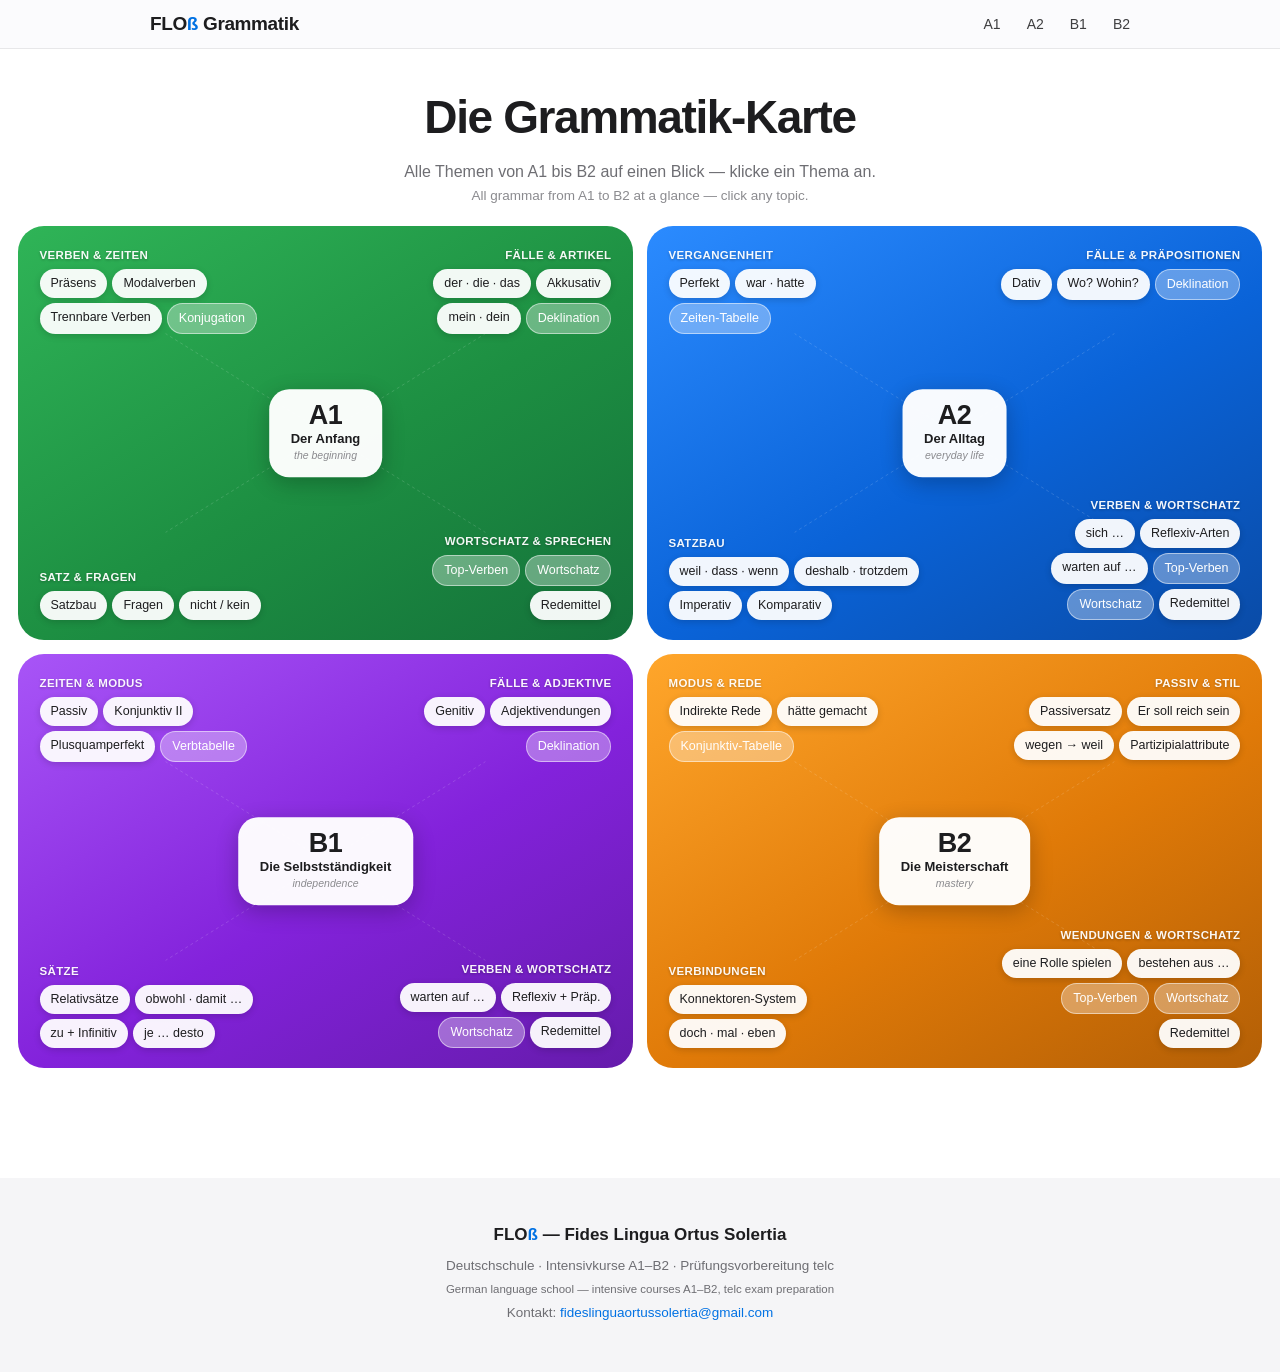
<file: index.html>
<!DOCTYPE html>
<html lang="de">
<head>
<meta charset="utf-8">
<meta name="viewport" content="width=device-width, initial-scale=1">
<title>FLOß Grammatik – Deutsch lernen von A1 bis B2</title>
<meta name="description" content="Die interaktive Deutsch-Grammatik-Karte von FLOß. Alle Grammatikthemen von A1 bis B2 mit Übungen – kostenlos, zweisprachig Deutsch/Englisch.">
<link rel="stylesheet" href="styles.css">
<link rel="stylesheet" href="map.css">
</head>
<body class="mapbody">
<nav><div class="nav-inner">
  <a class="nav-logo" href="index.html">FLO<span>ß</span> Grammatik</a>
  <ul class="nav-links">
    <li><a href="a1.html">A1</a></li><li><a href="a2.html">A2</a></li>
    <li><a href="b1.html">B1</a></li><li><a href="b2.html">B2</a></li>
  </ul>
</div></nav>

<header class="map-head">
  <h1>Die Grammatik-Karte</h1>
  <p>Alle Themen von A1 bis B2 auf einen Blick — klicke ein Thema an. <span class="en">All grammar from A1 to B2 at a glance — click any topic.</span></p>
</header>

<main class="grid"><section class="quad q-a1"><svg class="lines" viewBox="0 0 100 100" preserveAspectRatio="none" aria-hidden="true"><line x1="50" y1="50" x2="24" y2="26"/><line x1="50" y1="50" x2="76" y2="26"/><line x1="50" y1="50" x2="24" y2="74"/><line x1="50" y1="50" x2="76" y2="74"/></svg><a class="hub" href="a1.html"><span class="hub-badge">A1</span><span class="hub-title">Der Anfang</span><span class="hub-en">the beginning</span></a><div class="group g-tl"><span class="g-label">Verben & Zeiten</span><div class="pills"><a class="pill" href="a1.html#praesens">Präsens</a><a class="pill" href="a1.html#modalverben">Modalverben</a><a class="pill" href="a1.html#trennbar">Trennbare Verben</a><a class="pill ref" href="a1.html#verbtabellen">Konjugation</a></div></div><div class="group g-tr"><span class="g-label">Fälle & Artikel</span><div class="pills"><a class="pill" href="a1.html#artikel">der · die · das</a><a class="pill" href="a1.html#akkusativ">Akkusativ</a><a class="pill" href="a1.html#possessiv">mein · dein</a><a class="pill ref" href="a1.html#deklination">Deklination</a></div></div><div class="group g-bl"><span class="g-label">Satz & Fragen</span><div class="pills"><a class="pill" href="a1.html#satzbau">Satzbau</a><a class="pill" href="a1.html#fragen">Fragen</a><a class="pill" href="a1.html#negation">nicht / kein</a></div></div><div class="group g-br"><span class="g-label">Wortschatz & Sprechen</span><div class="pills"><a class="pill ref" href="a1.html#haeufige-verben">Top-Verben</a><a class="pill ref" href="a1.html#wortschatz">Wortschatz</a><a class="pill" href="a1.html#redemittel">Redemittel</a></div></div></section><section class="quad q-a2"><svg class="lines" viewBox="0 0 100 100" preserveAspectRatio="none" aria-hidden="true"><line x1="50" y1="50" x2="24" y2="26"/><line x1="50" y1="50" x2="76" y2="26"/><line x1="50" y1="50" x2="24" y2="74"/><line x1="50" y1="50" x2="76" y2="74"/></svg><a class="hub" href="a2.html"><span class="hub-badge">A2</span><span class="hub-title">Der Alltag</span><span class="hub-en">everyday life</span></a><div class="group g-tl"><span class="g-label">Vergangenheit</span><div class="pills"><a class="pill" href="a2.html#perfekt">Perfekt</a><a class="pill" href="a2.html#praeteritum">war · hatte</a><a class="pill ref" href="a2.html#verbtabellen2">Zeiten-Tabelle</a></div></div><div class="group g-tr"><span class="g-label">Fälle & Präpositionen</span><div class="pills"><a class="pill" href="a2.html#dativ">Dativ</a><a class="pill" href="a2.html#wechsel">Wo? Wohin?</a><a class="pill ref" href="a2.html#deklination2">Deklination</a></div></div><div class="group g-bl"><span class="g-label">Satzbau</span><div class="pills"><a class="pill" href="a2.html#nebensatz">weil · dass · wenn</a><a class="pill" href="a2.html#konnektoren">deshalb · trotzdem</a><a class="pill" href="a2.html#imperativ">Imperativ</a><a class="pill" href="a2.html#komparativ">Komparativ</a></div></div><div class="group g-br"><span class="g-label">Verben & Wortschatz</span><div class="pills"><a class="pill" href="a2.html#reflexiv">sich …</a><a class="pill" href="a2.html#reflexivarten">Reflexiv-Arten</a><a class="pill" href="a2.html#verbpraep2">warten auf …</a><a class="pill ref" href="a2.html#haeufigeverben2">Top-Verben</a><a class="pill ref" href="a2.html#wortschatz2">Wortschatz</a><a class="pill" href="a2.html#redemittel2">Redemittel</a></div></div></section><section class="quad q-b1"><svg class="lines" viewBox="0 0 100 100" preserveAspectRatio="none" aria-hidden="true"><line x1="50" y1="50" x2="24" y2="26"/><line x1="50" y1="50" x2="76" y2="26"/><line x1="50" y1="50" x2="24" y2="74"/><line x1="50" y1="50" x2="76" y2="74"/></svg><a class="hub" href="b1.html"><span class="hub-badge">B1</span><span class="hub-title">Die Selbstständigkeit</span><span class="hub-en">independence</span></a><div class="group g-tl"><span class="g-label">Zeiten & Modus</span><div class="pills"><a class="pill" href="b1.html#passiv">Passiv</a><a class="pill" href="b1.html#konj2">Konjunktiv II</a><a class="pill" href="b1.html#plusquamperfekt">Plusquamperfekt</a><a class="pill ref" href="b1.html#verbtabellen3">Verbtabelle</a></div></div><div class="group g-tr"><span class="g-label">Fälle & Adjektive</span><div class="pills"><a class="pill" href="b1.html#genitiv">Genitiv</a><a class="pill" href="b1.html#adjektiv">Adjektivendungen</a><a class="pill ref" href="b1.html#deklination3">Deklination</a></div></div><div class="group g-bl"><span class="g-label">Sätze</span><div class="pills"><a class="pill" href="b1.html#relativ">Relativsätze</a><a class="pill" href="b1.html#nebensatz2">obwohl · damit …</a><a class="pill" href="b1.html#infinitiv">zu + Infinitiv</a><a class="pill" href="b1.html#zweiteilig">je … desto</a></div></div><div class="group g-br"><span class="g-label">Verben & Wortschatz</span><div class="pills"><a class="pill" href="b1.html#verbpraep">warten auf …</a><a class="pill" href="b1.html#reflexivb1">Reflexiv + Präp.</a><a class="pill ref" href="b1.html#wortschatz3">Wortschatz</a><a class="pill" href="b1.html#redemittel3">Redemittel</a></div></div></section><section class="quad q-b2"><svg class="lines" viewBox="0 0 100 100" preserveAspectRatio="none" aria-hidden="true"><line x1="50" y1="50" x2="24" y2="26"/><line x1="50" y1="50" x2="76" y2="26"/><line x1="50" y1="50" x2="24" y2="74"/><line x1="50" y1="50" x2="76" y2="74"/></svg><a class="hub" href="b2.html"><span class="hub-badge">B2</span><span class="hub-title">Die Meisterschaft</span><span class="hub-en">mastery</span></a><div class="group g-tl"><span class="g-label">Modus & Rede</span><div class="pills"><a class="pill" href="b2.html#konj1">Indirekte Rede</a><a class="pill" href="b2.html#konj2v">hätte gemacht</a><a class="pill ref" href="b2.html#konjtabelle">Konjunktiv-Tabelle</a></div></div><div class="group g-tr"><span class="g-label">Passiv & Stil</span><div class="pills"><a class="pill" href="b2.html#passiv2">Passiversatz</a><a class="pill" href="b2.html#submodal">Er soll reich sein</a><a class="pill" href="b2.html#nominal">wegen → weil</a><a class="pill" href="b2.html#partizip">Partizipialattribute</a></div></div><div class="group g-bl"><span class="g-label">Verbindungen</span><div class="pills"><a class="pill" href="b2.html#konnektoren2">Konnektoren-System</a><a class="pill" href="b2.html#modalpartikel">doch · mal · eben</a></div></div><div class="group g-br"><span class="g-label">Wendungen & Wortschatz</span><div class="pills"><a class="pill" href="b2.html#nomenverb">eine Rolle spielen</a><a class="pill" href="b2.html#verbpraep3">bestehen aus …</a><a class="pill ref" href="b2.html#haeufigeverben4">Top-Verben</a><a class="pill ref" href="b2.html#wortschatz4">Wortschatz</a><a class="pill" href="b2.html#redemittel4">Redemittel</a></div></div></section></main>

<footer>
  <div class="flogo">FLO<span>ß</span> — Fides Lingua Ortus Solertia</div>
  <p>Deutschschule · Intensivkurse A1–B2 · Prüfungsvorbereitung telc</p>
  <p class="en">German language school — intensive courses A1–B2, telc exam preparation</p>
  <p>Kontakt: <a href="mailto:fideslinguaortussolertia@gmail.com">fideslinguaortussolertia@gmail.com</a></p>
</footer>
</body>
</html>
</file>
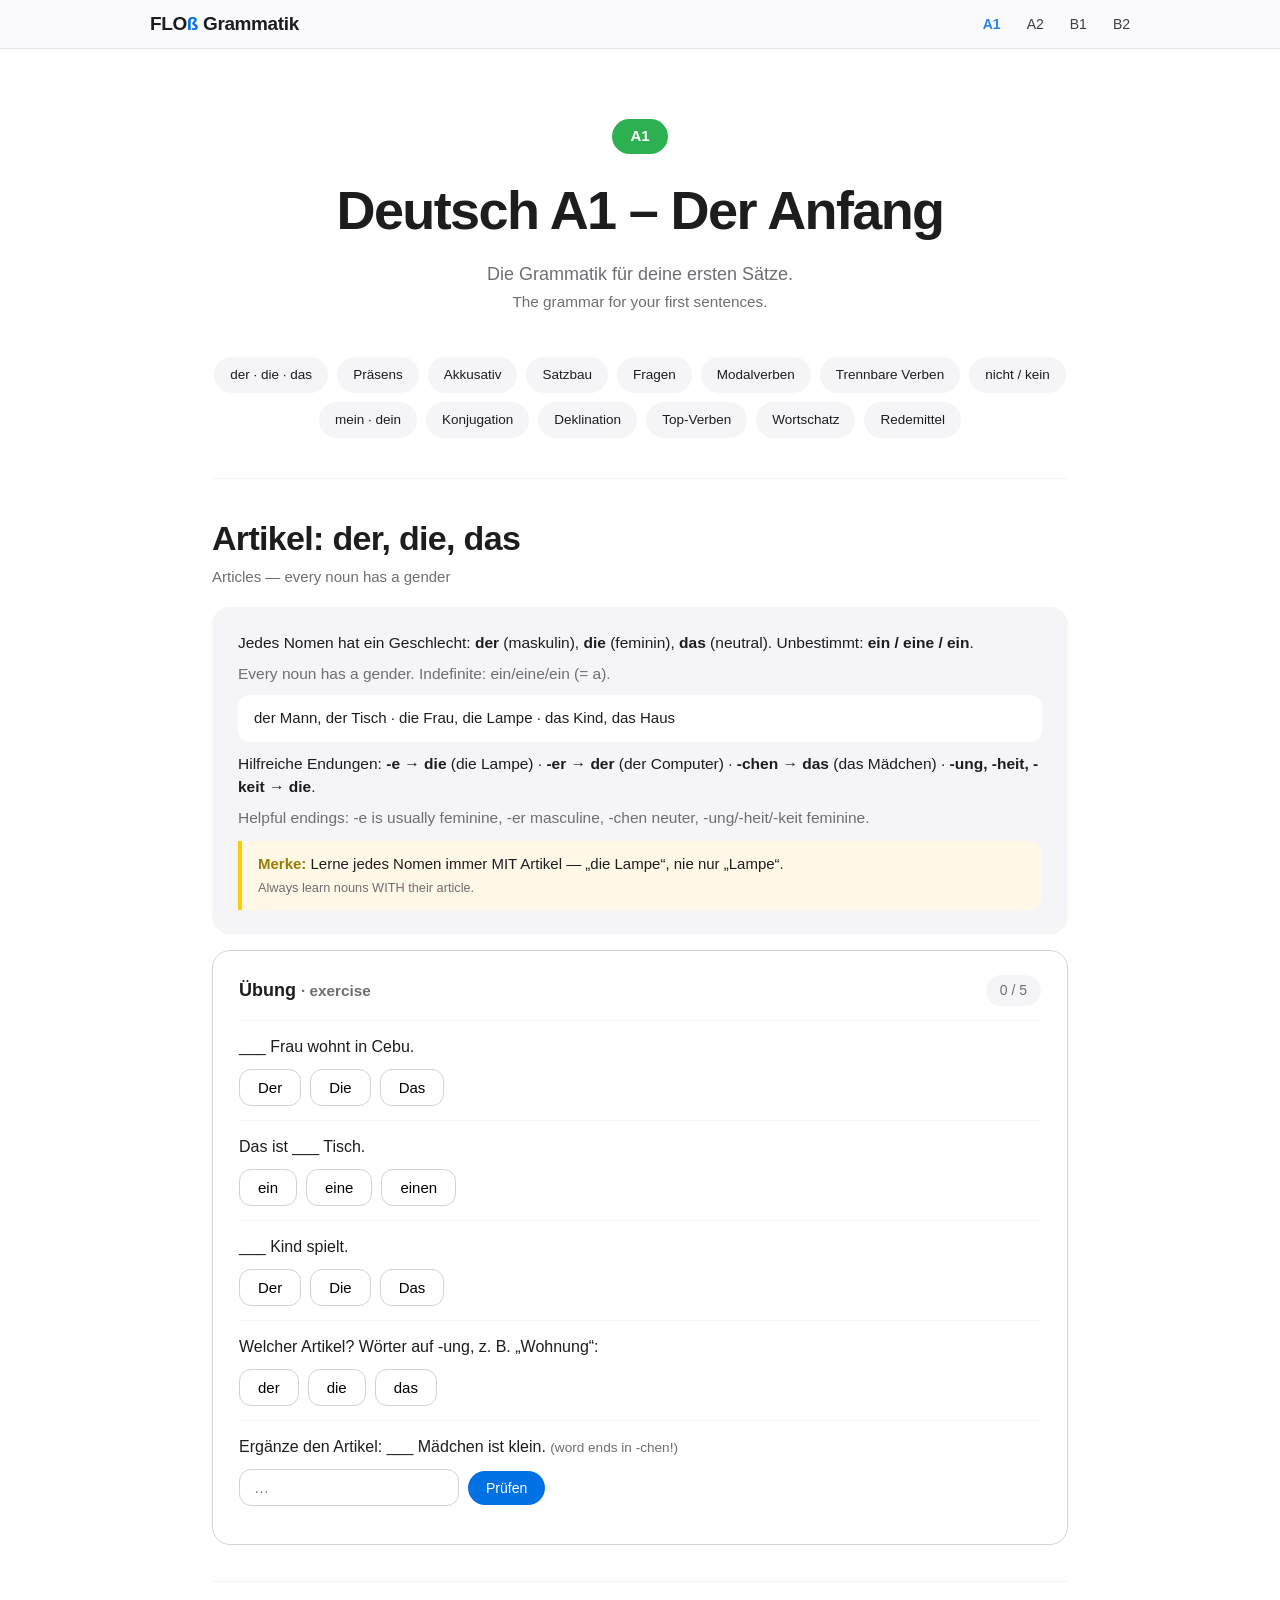
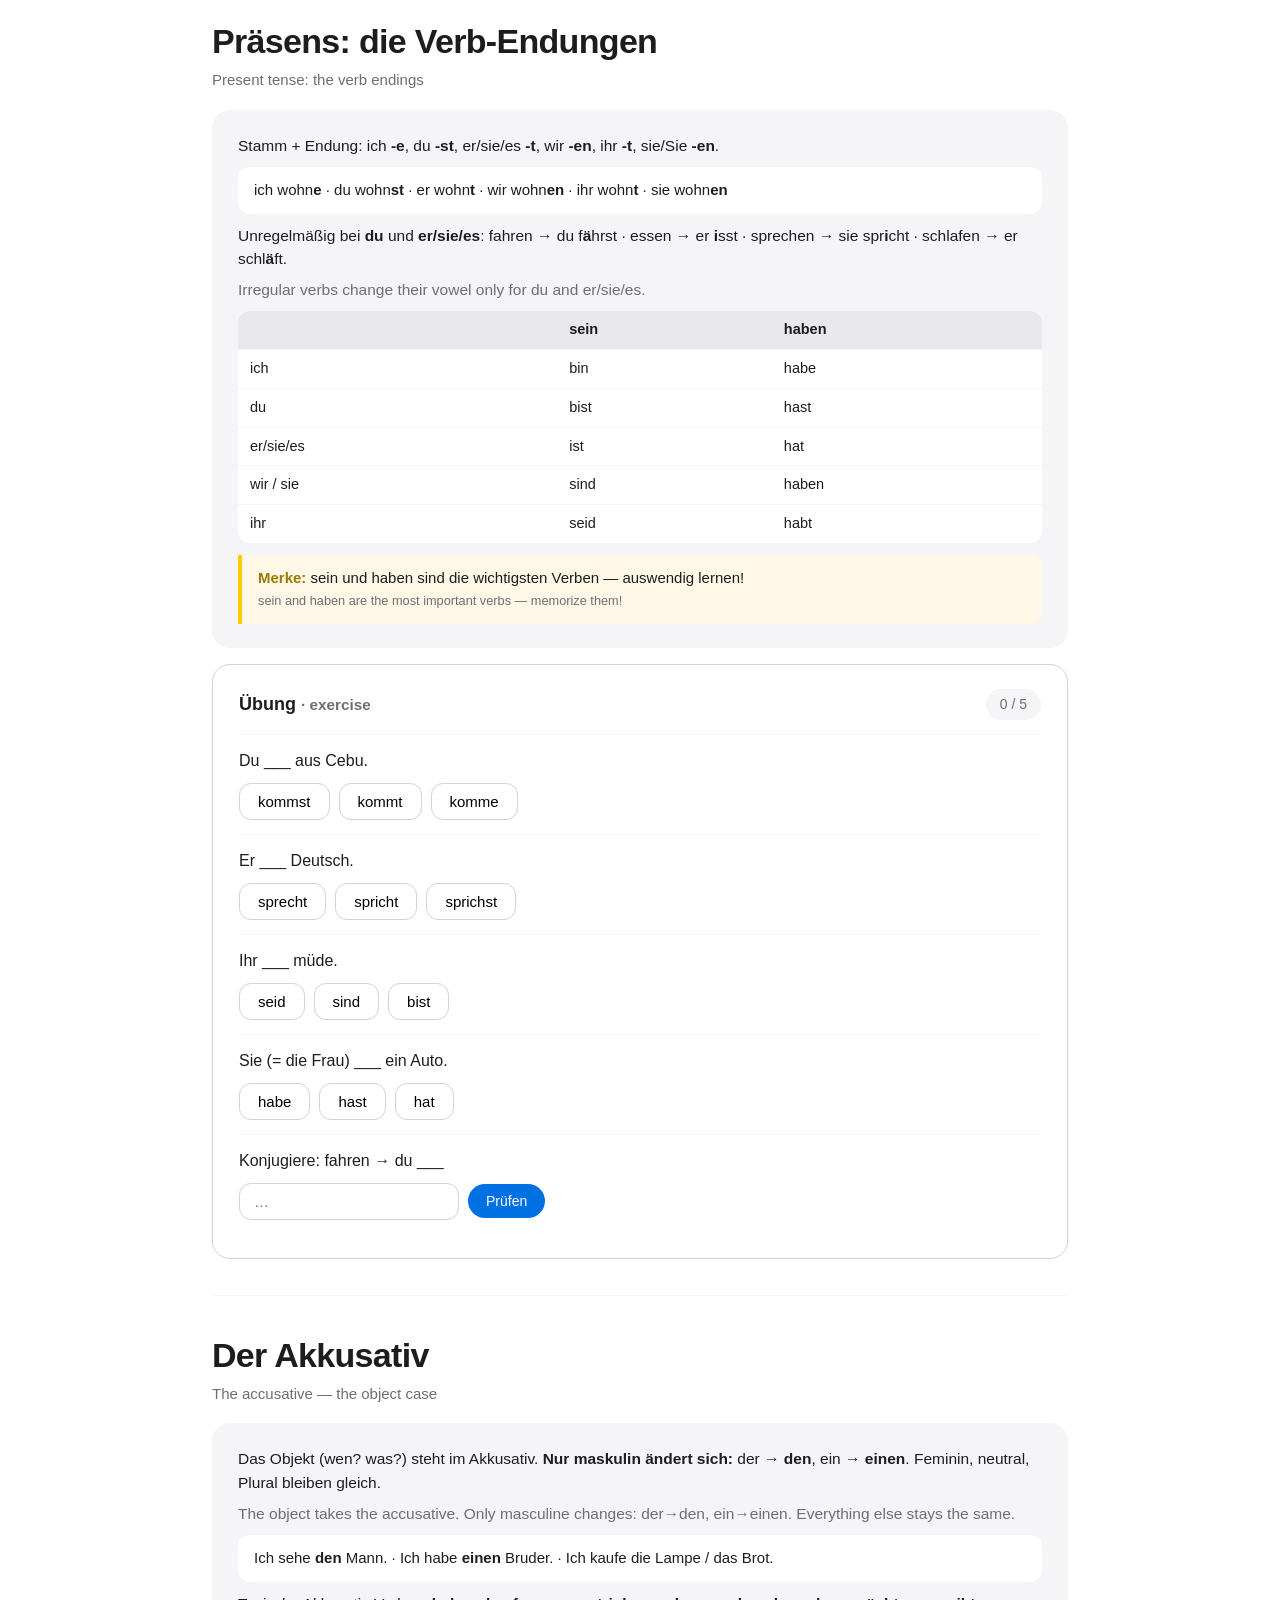
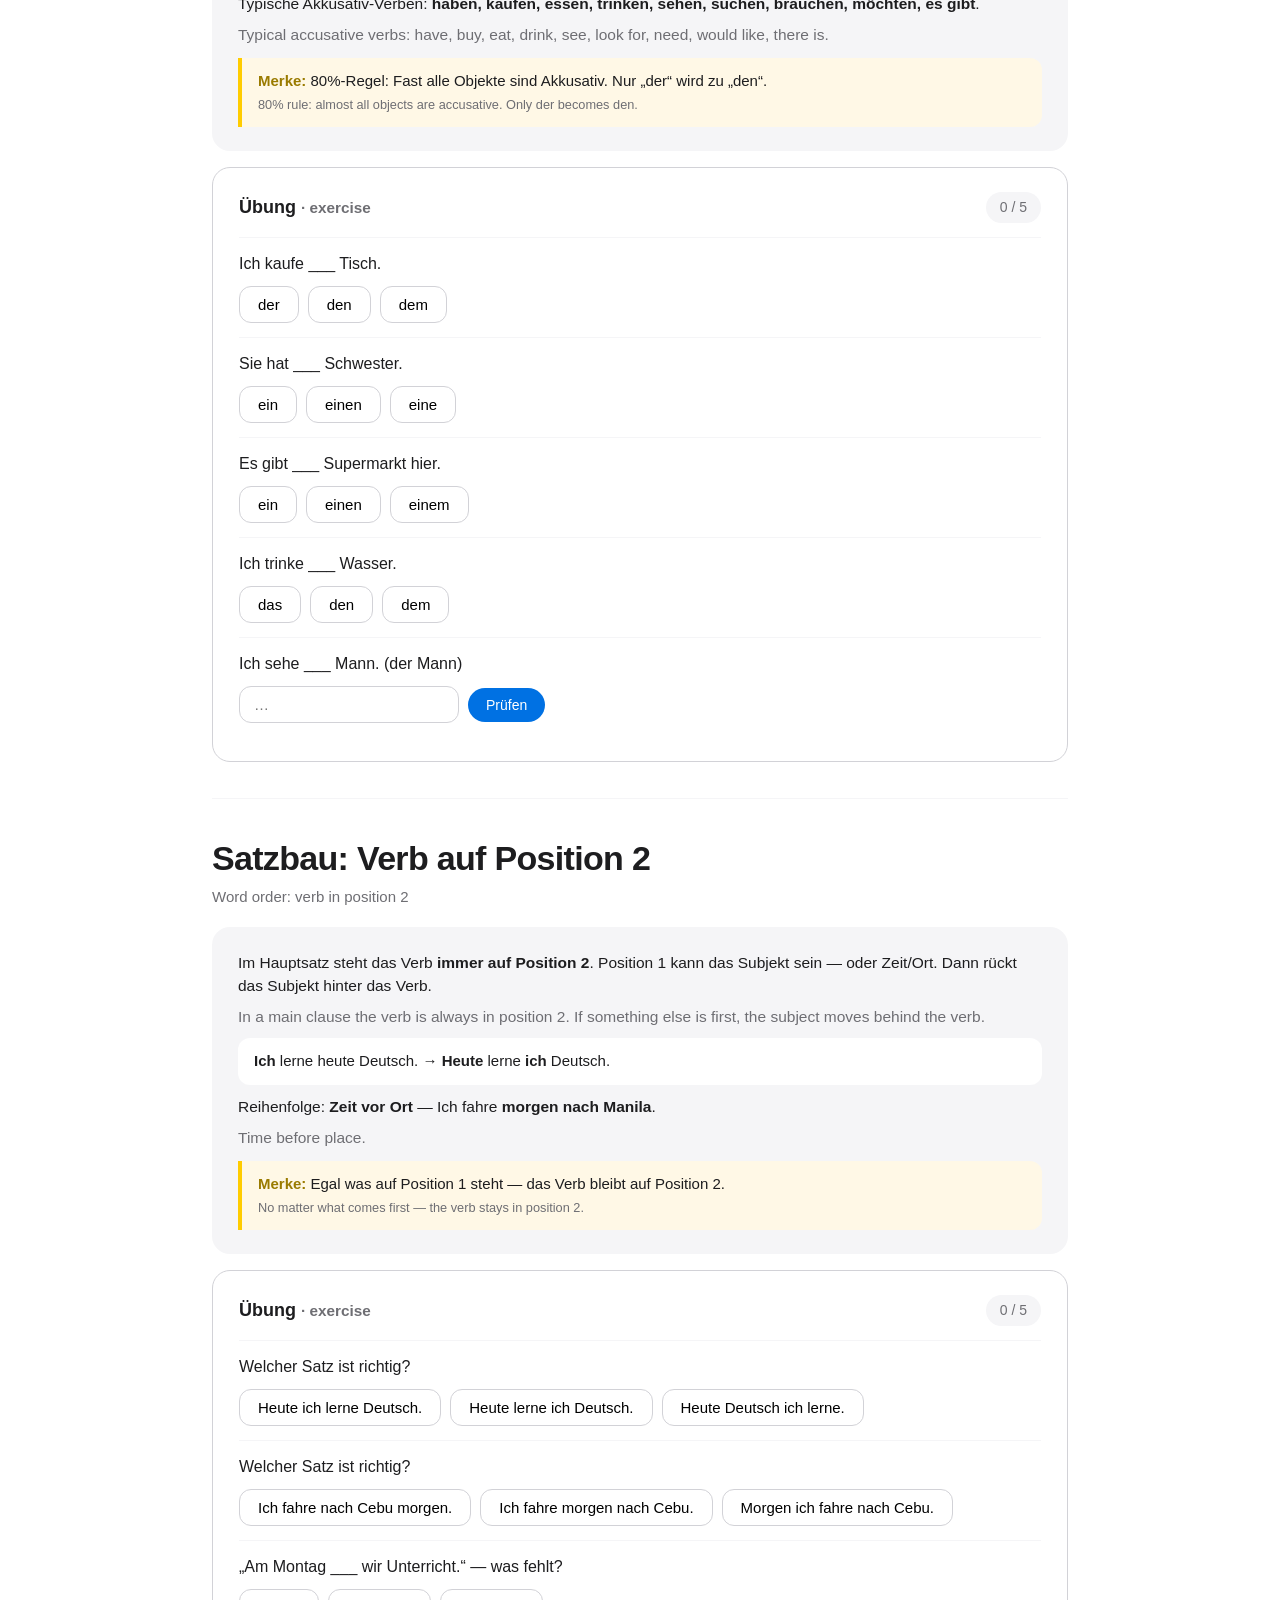
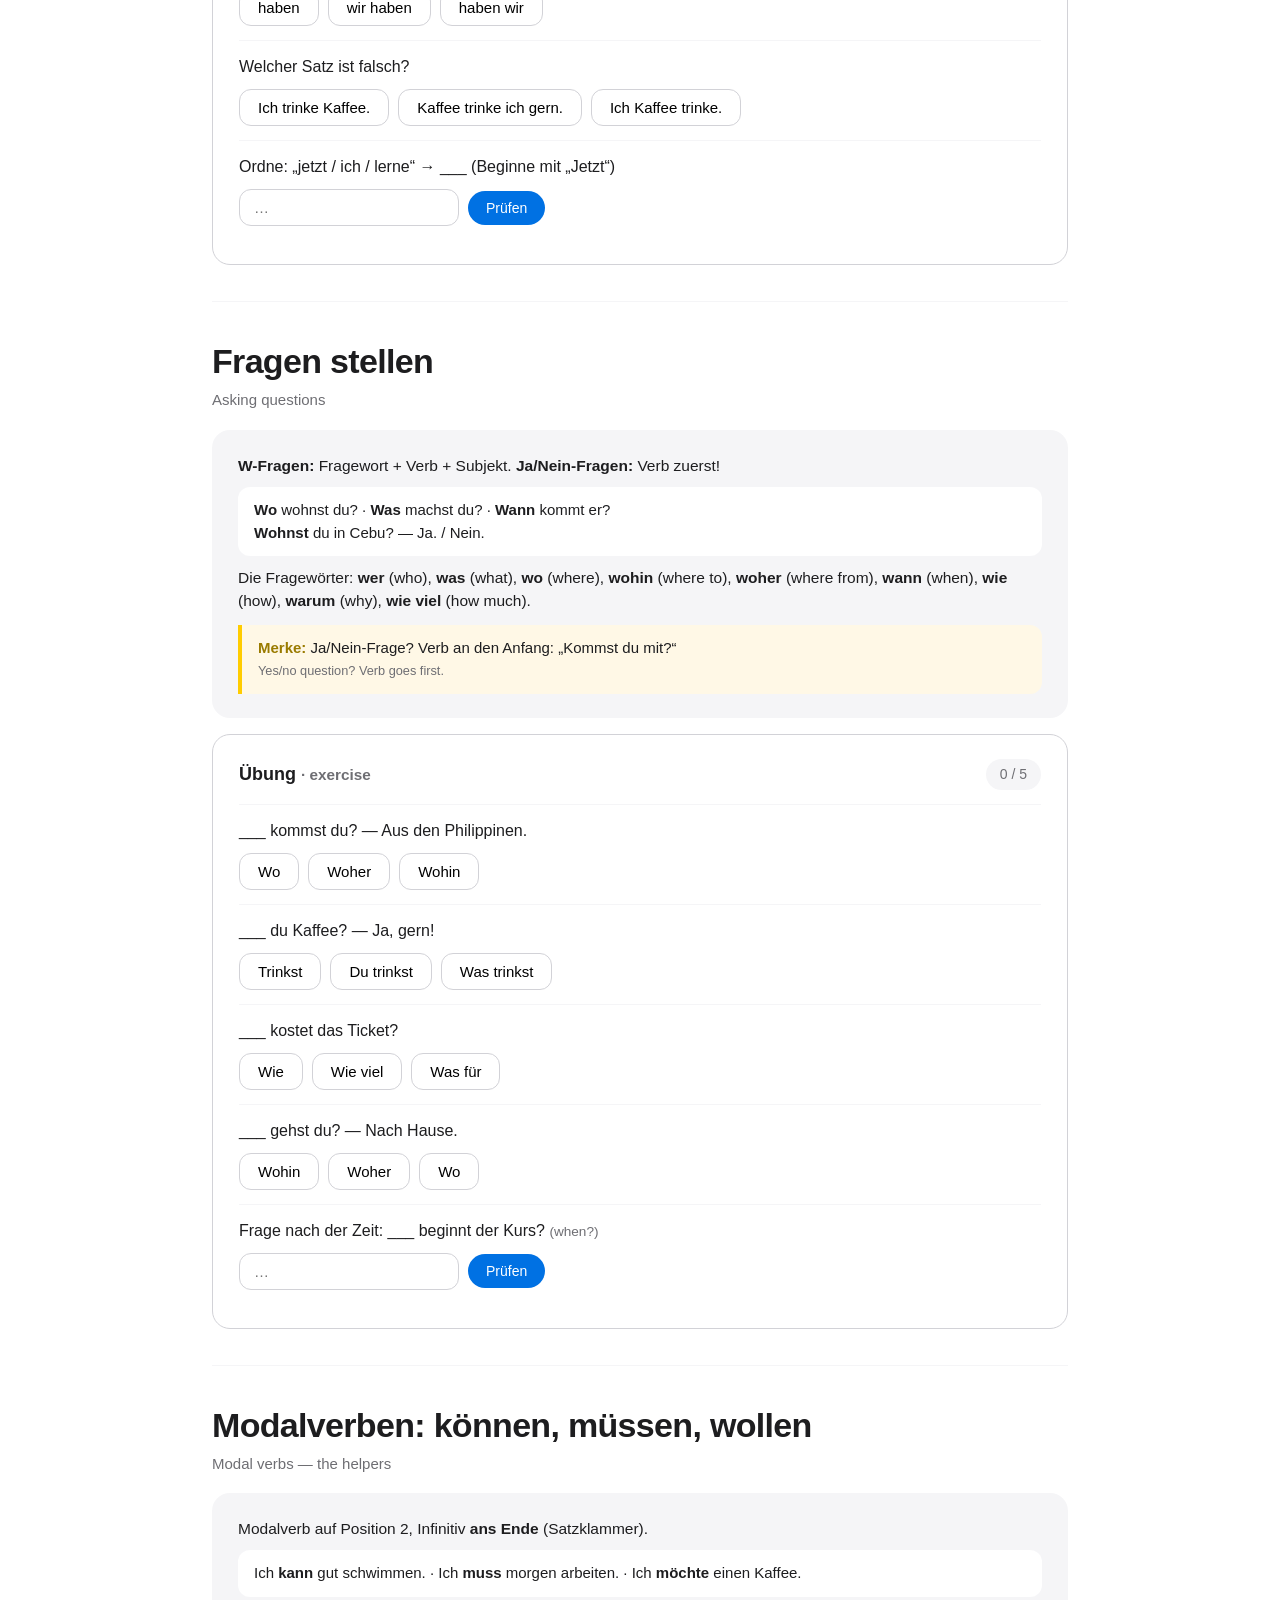
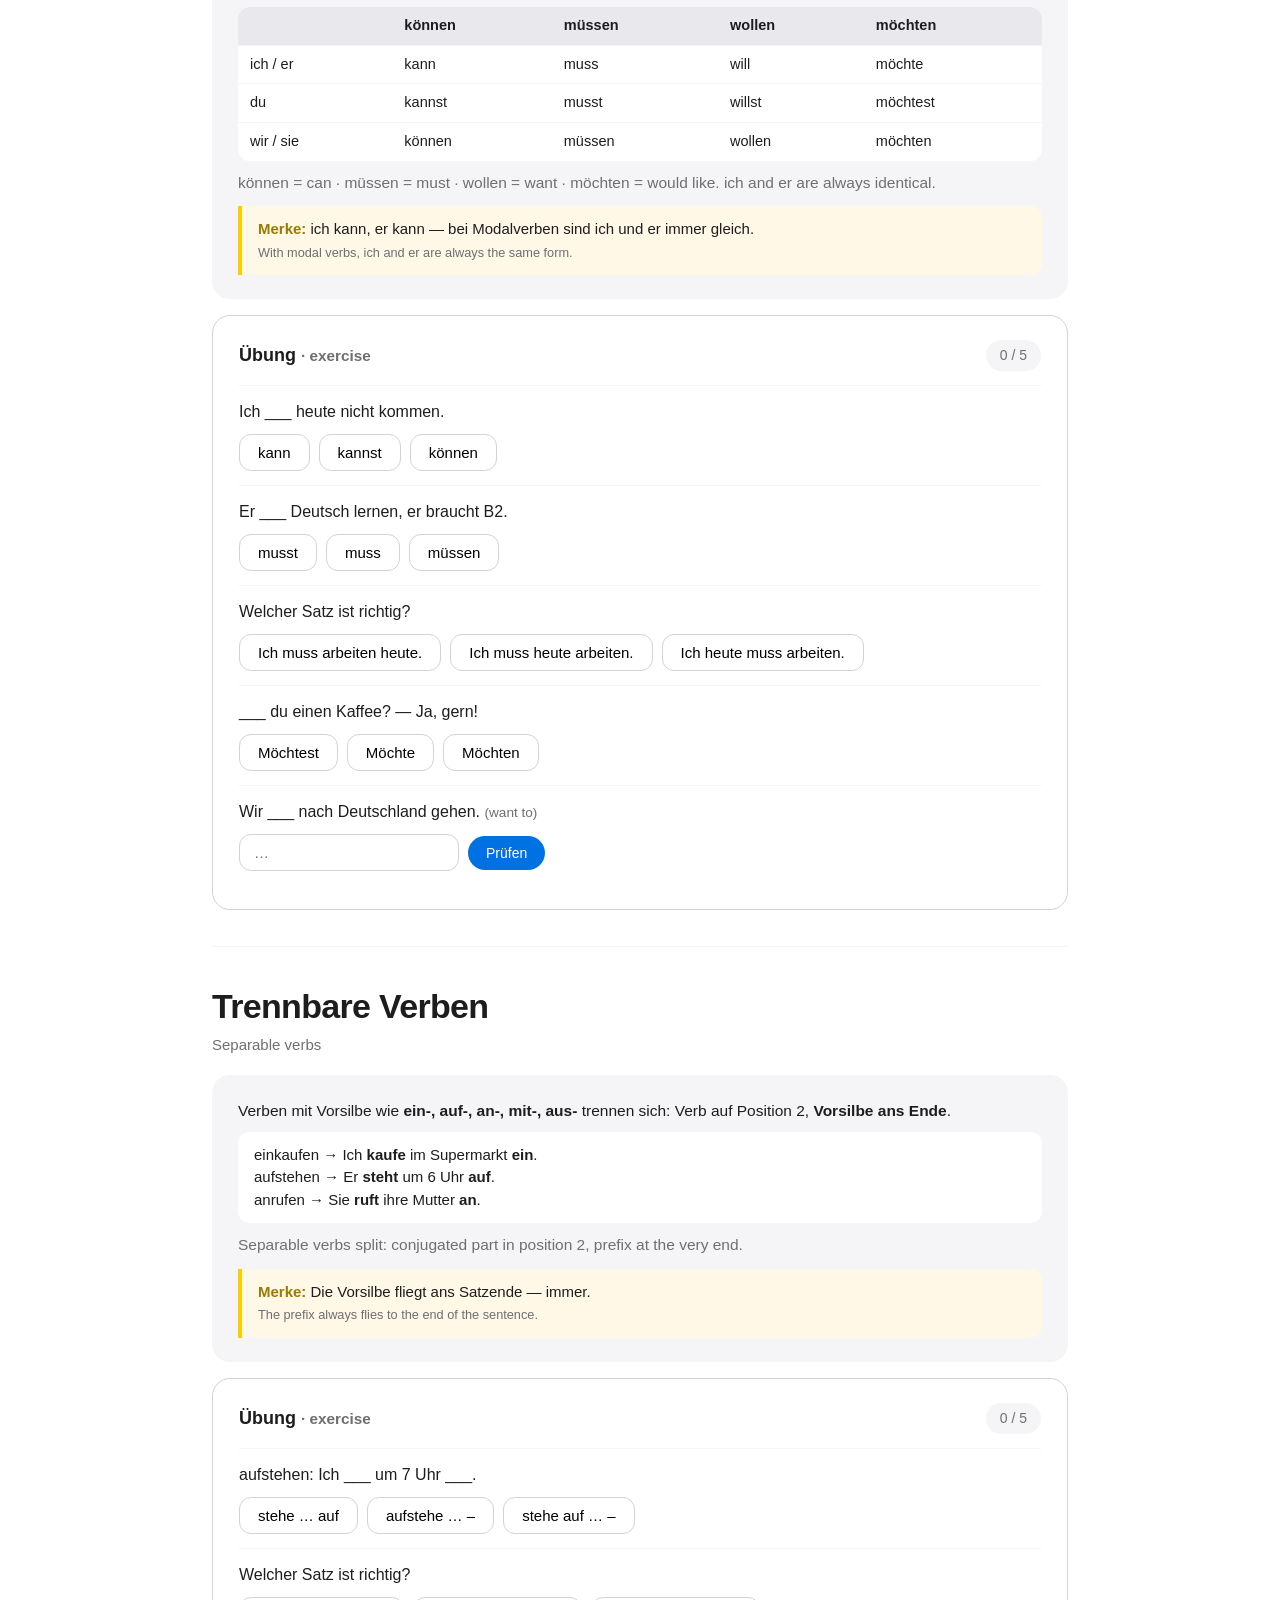
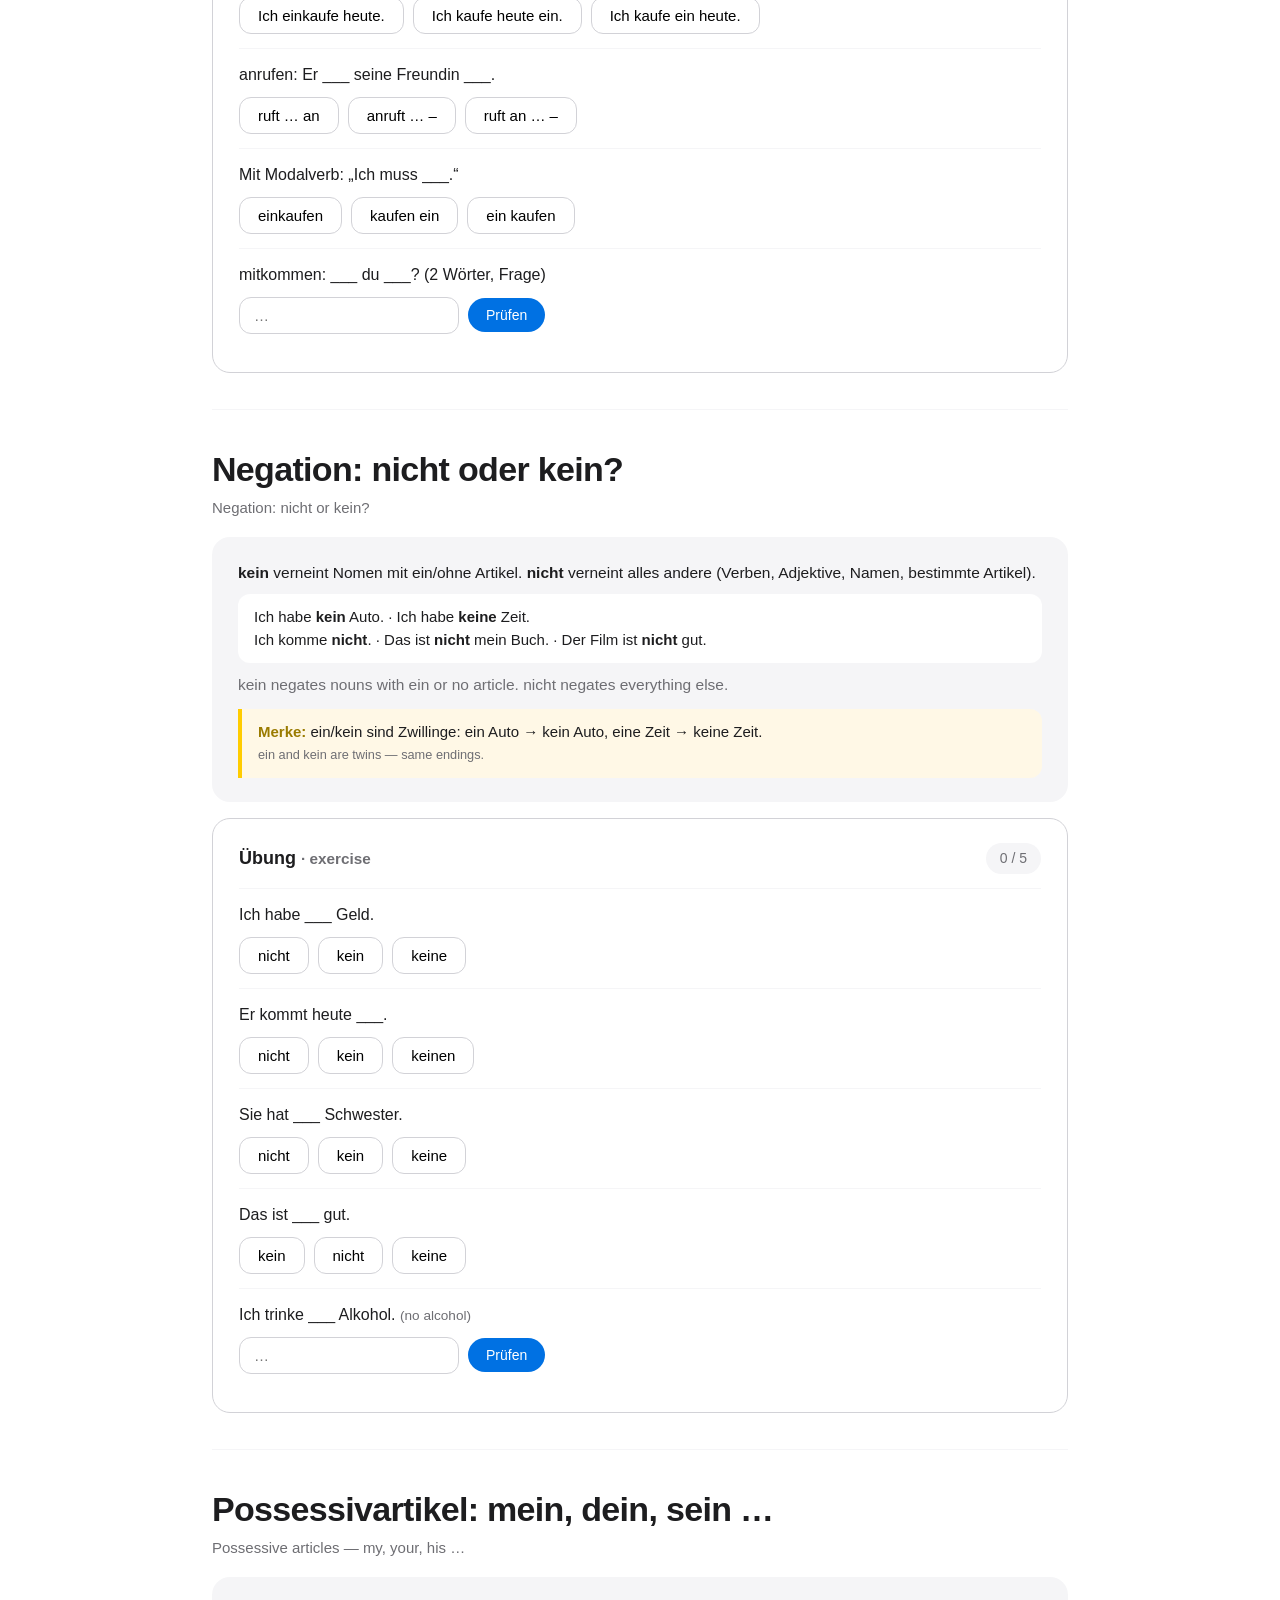
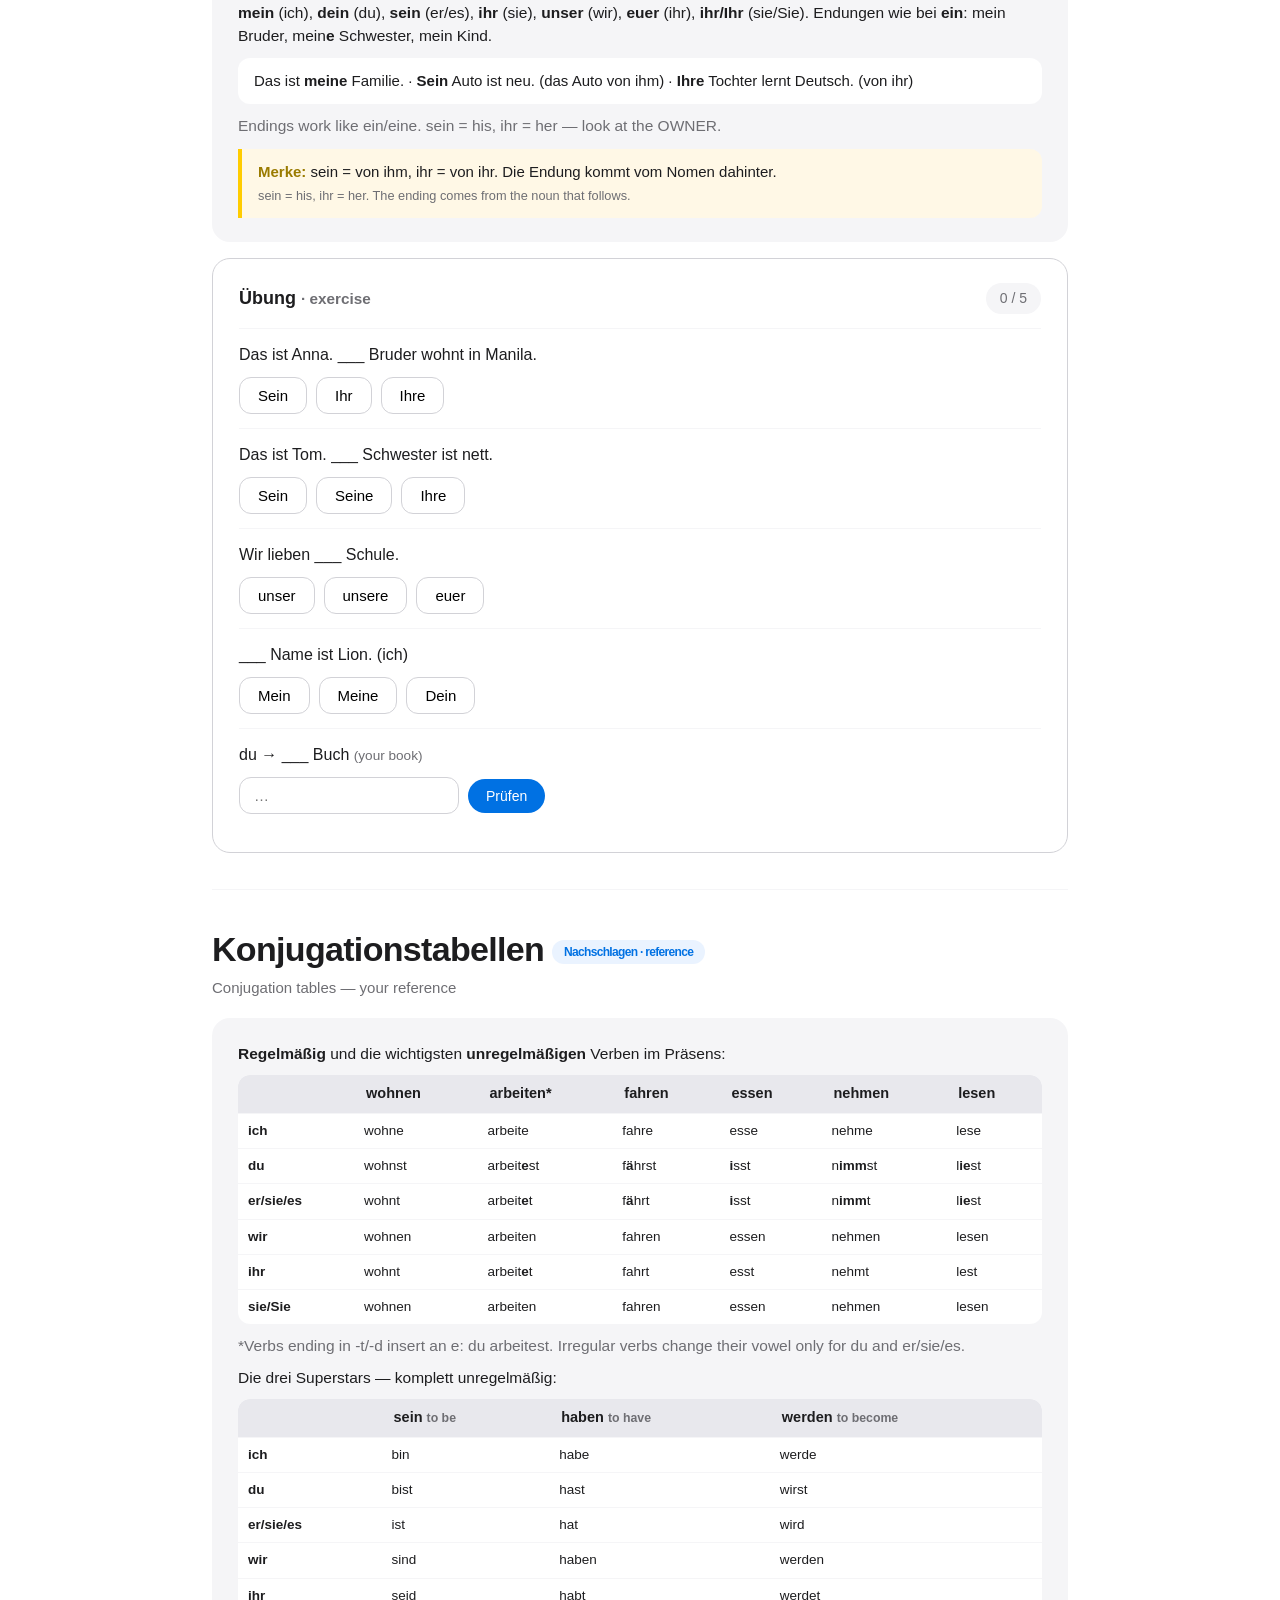
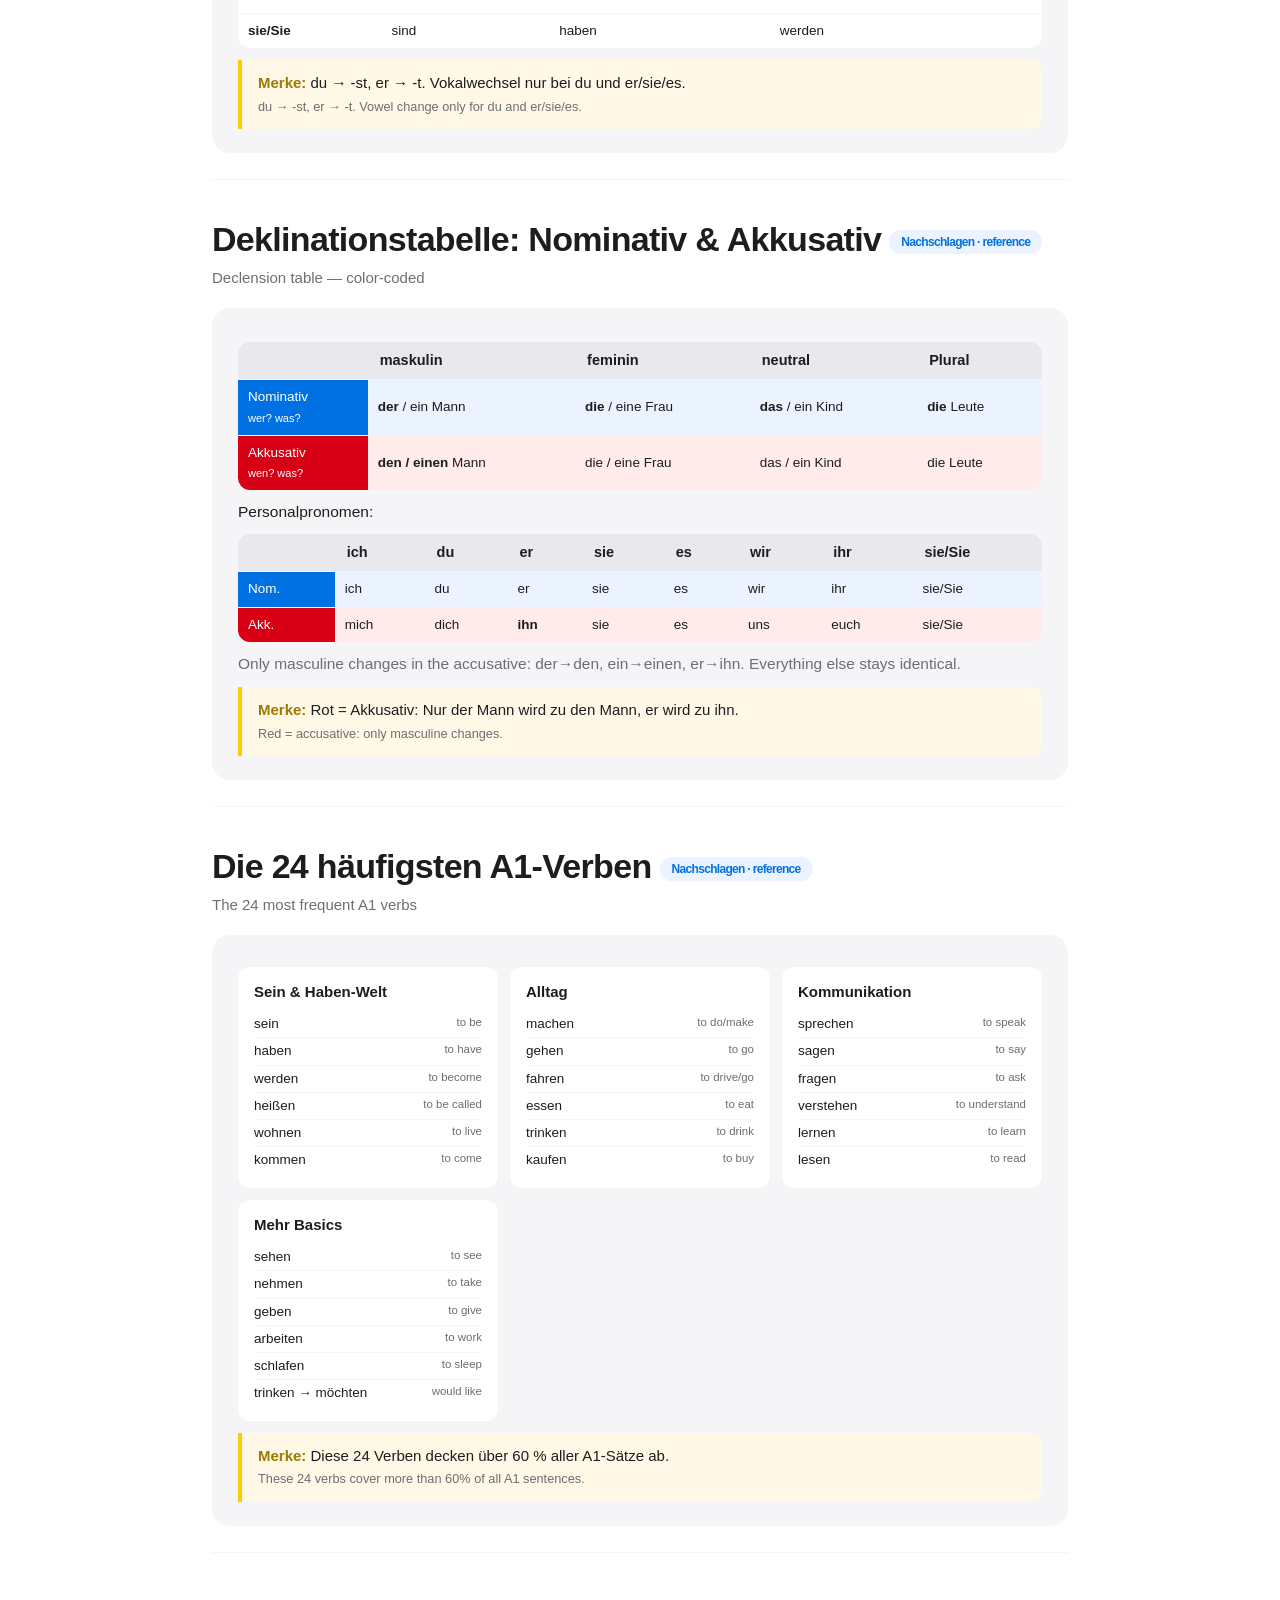
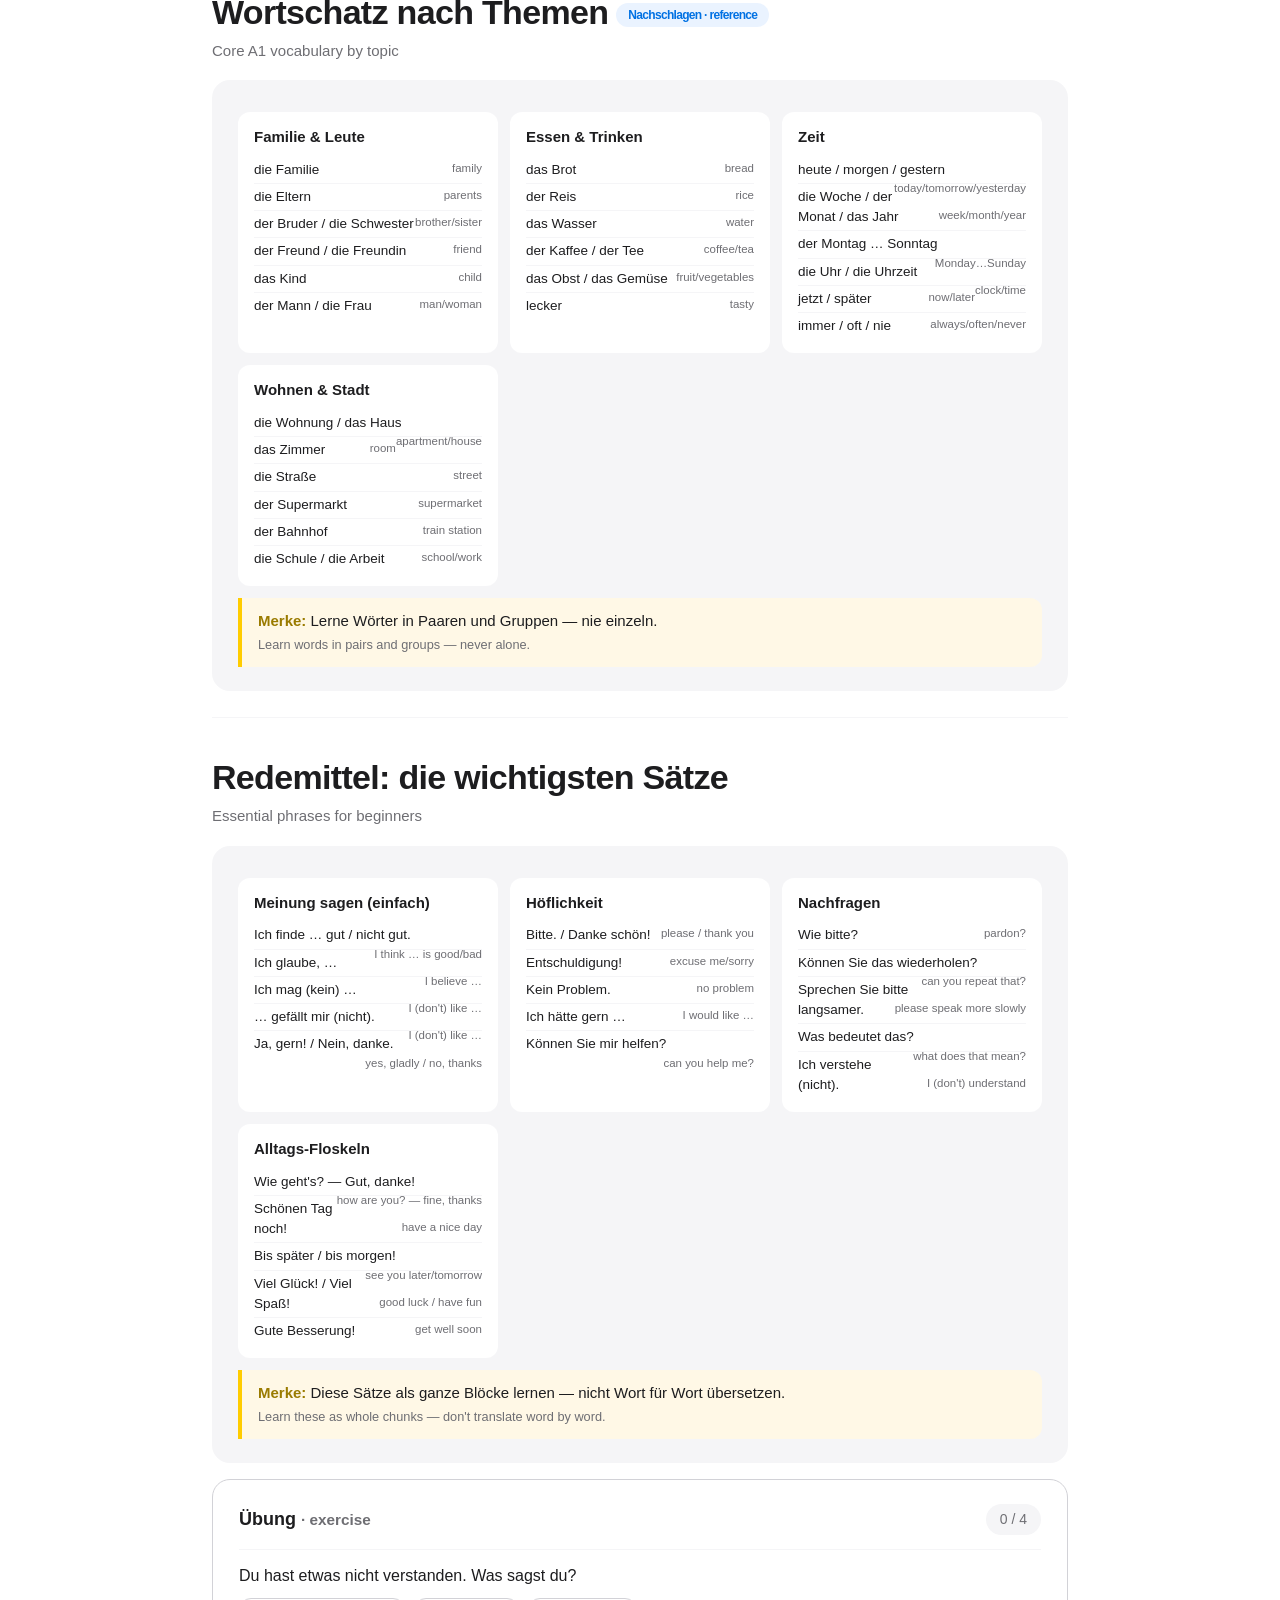
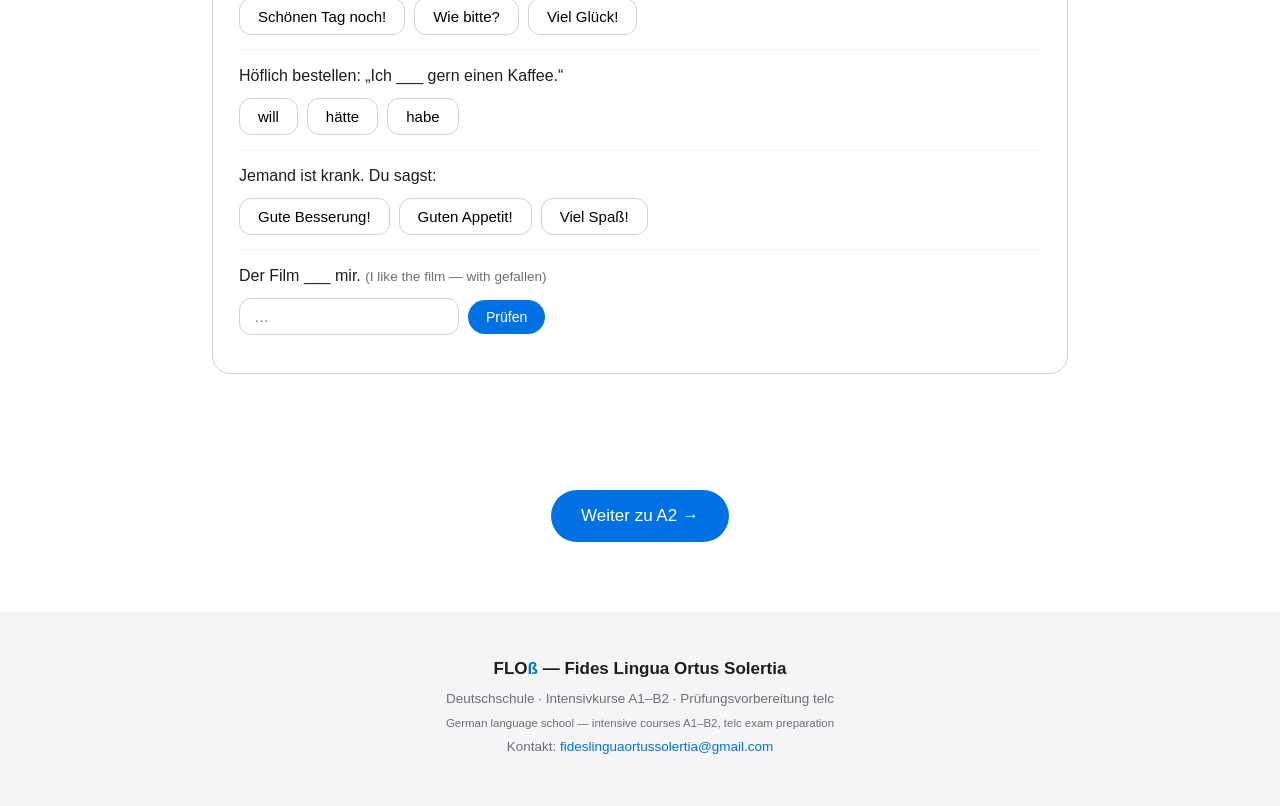
<file: a1.html>
<!DOCTYPE html>
<html lang="de">
<head>
<meta charset="utf-8">
<meta name="viewport" content="width=device-width, initial-scale=1">
<title>Deutsch A1 – FLOß Grammatik</title>
<link rel="stylesheet" href="styles.css">
</head>
<body>
<nav><div class="nav-inner">
  <a class="nav-logo" href="index.html">FLO<span>ß</span> Grammatik</a>
  <ul class="nav-links">
    <li><a href="a1.html" class="active">A1</a></li>
    <li><a href="a2.html" >A2</a></li>
    <li><a href="b1.html" >B1</a></li>
    <li><a href="b2.html" >B2</a></li>
  </ul>
</div></nav>
<header class="lvl-hero" id="lvl-hero"></header>
<div class="chipbar" id="chipbar"></div>
<main class="wrap" id="topics"></main>
<div class="next-level" id="nextlvl"></div>
<footer>
  <div class="flogo">FLO<span>ß</span> — Fides Lingua Ortus Solertia</div>
  <p>Deutschschule · Intensivkurse A1–B2 · Prüfungsvorbereitung telc</p>
  <p class="en">German language school — intensive courses A1–B2, telc exam preparation</p>
  <p>Kontakt: <a href="mailto:fideslinguaortussolertia@gmail.com">fideslinguaortussolertia@gmail.com</a></p>
</footer>
<script src="data-a1.js"></script>
<script src="engine.js"></script>
</body>
</html>
</file>
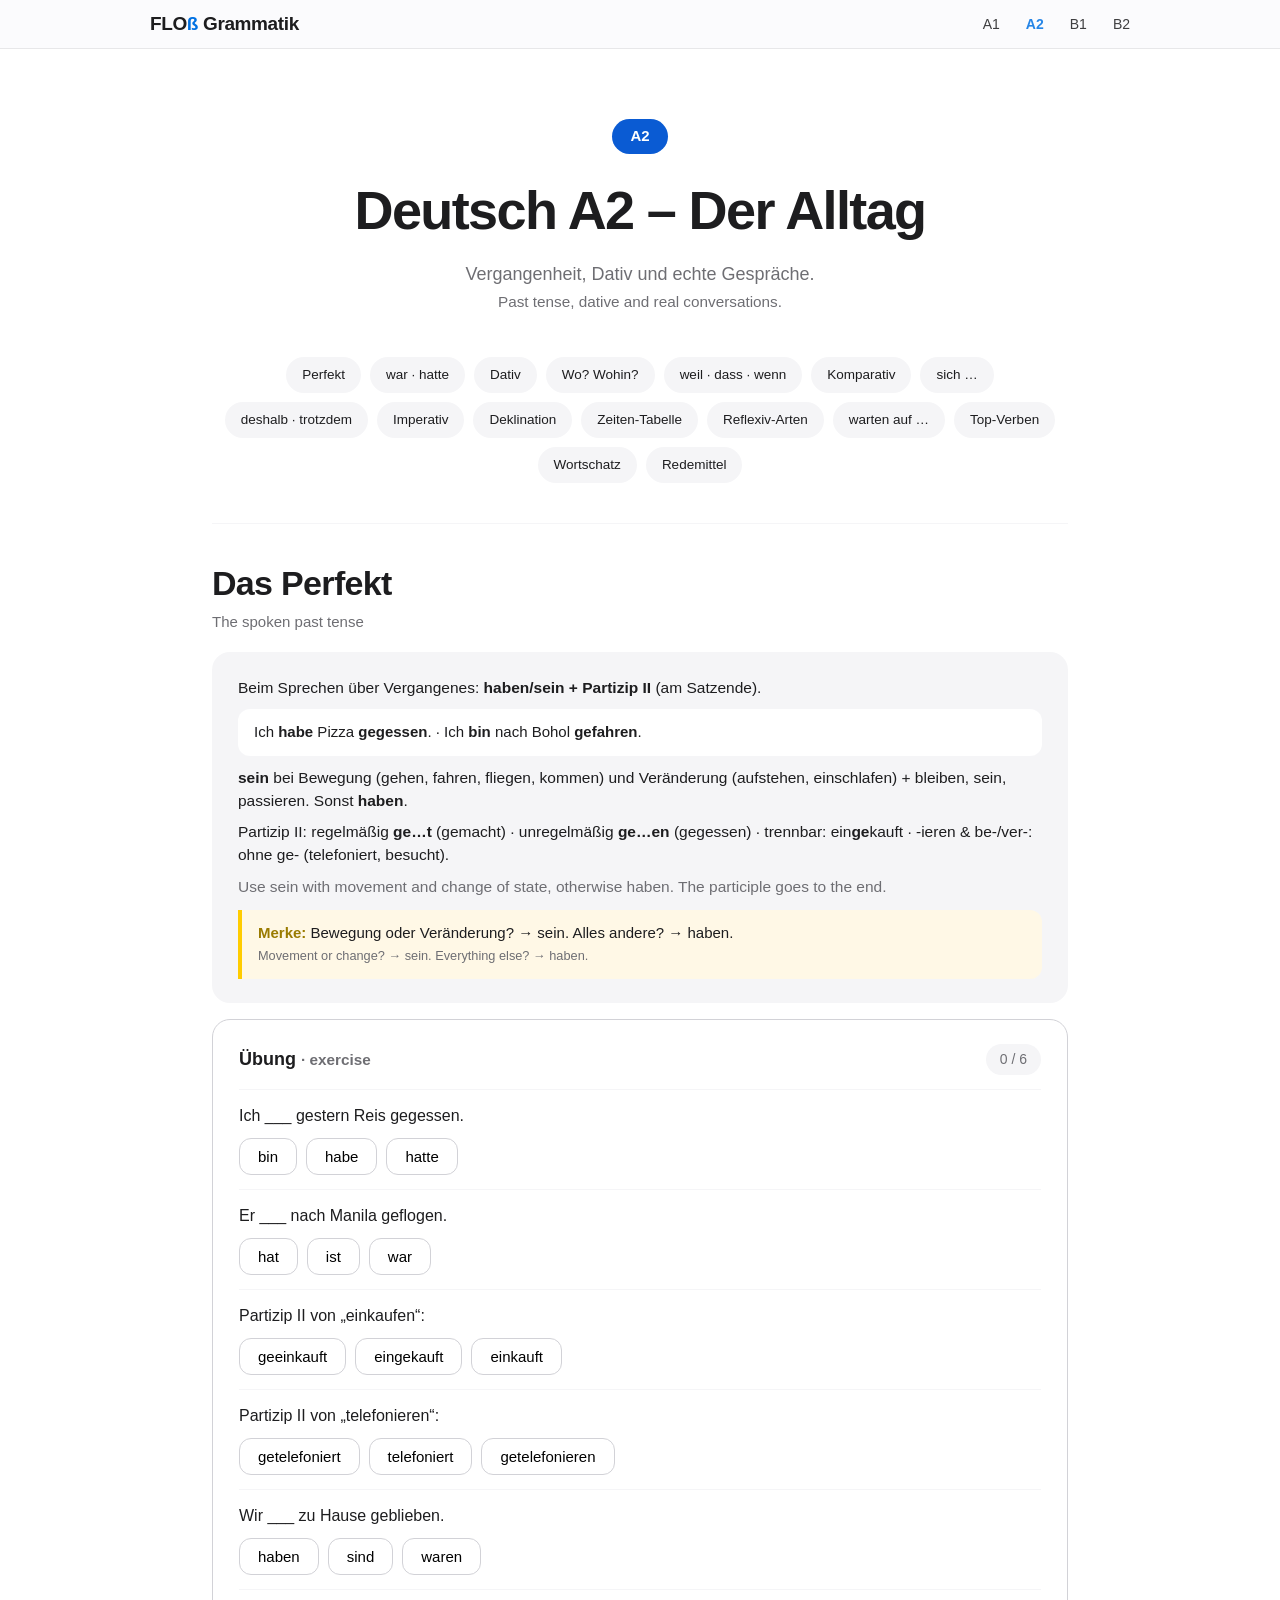
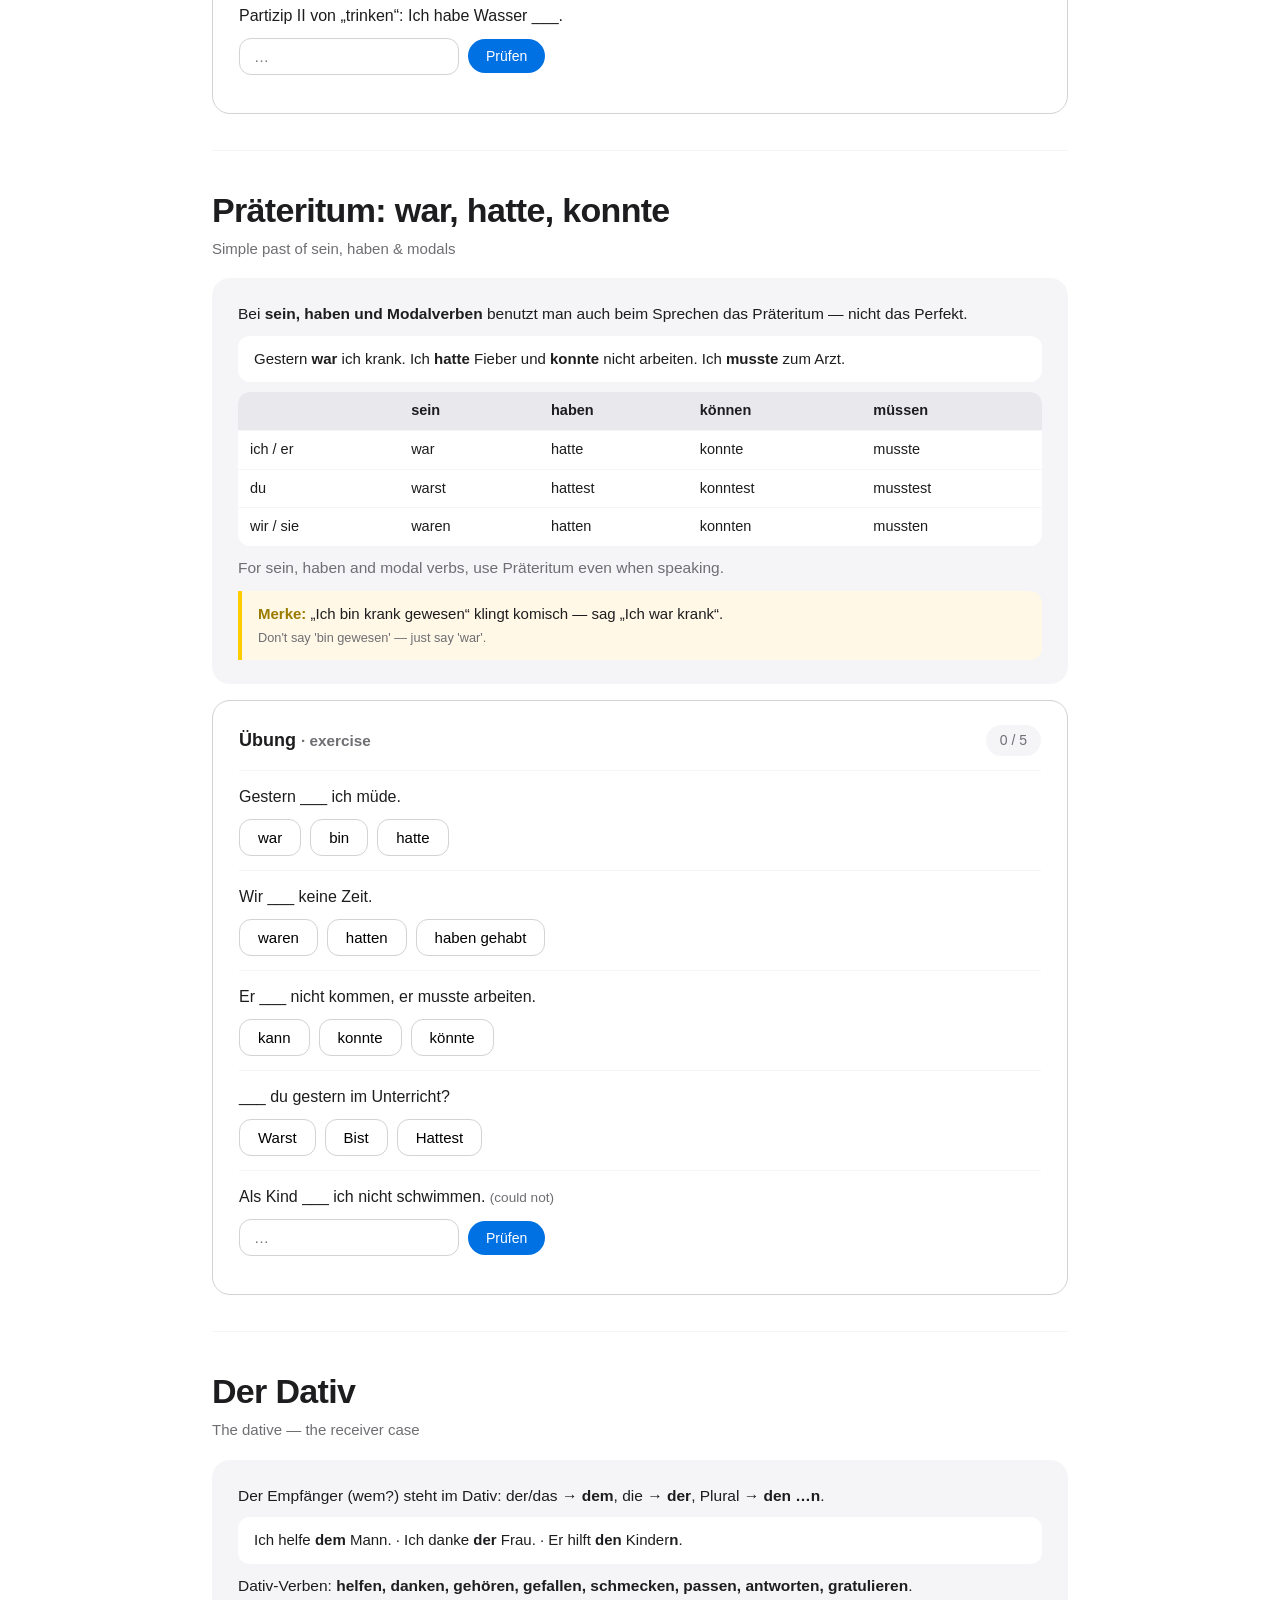
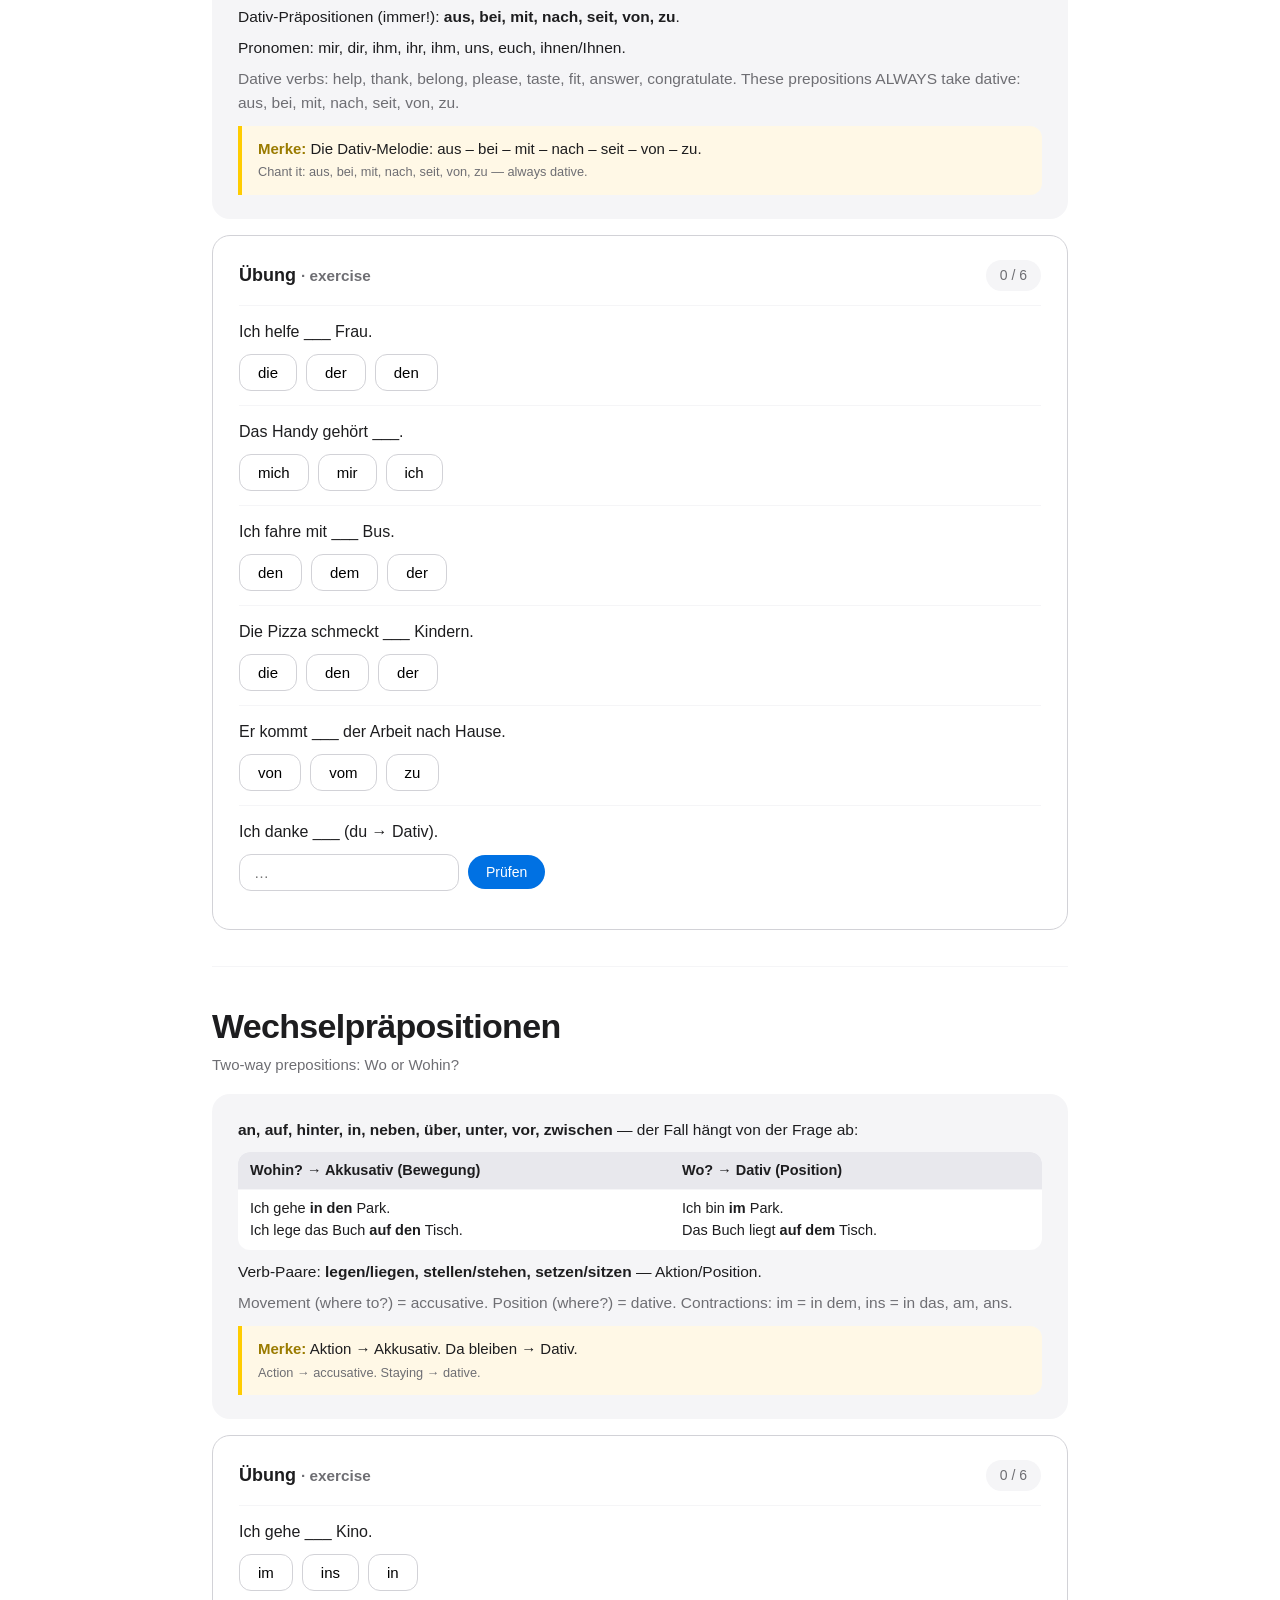
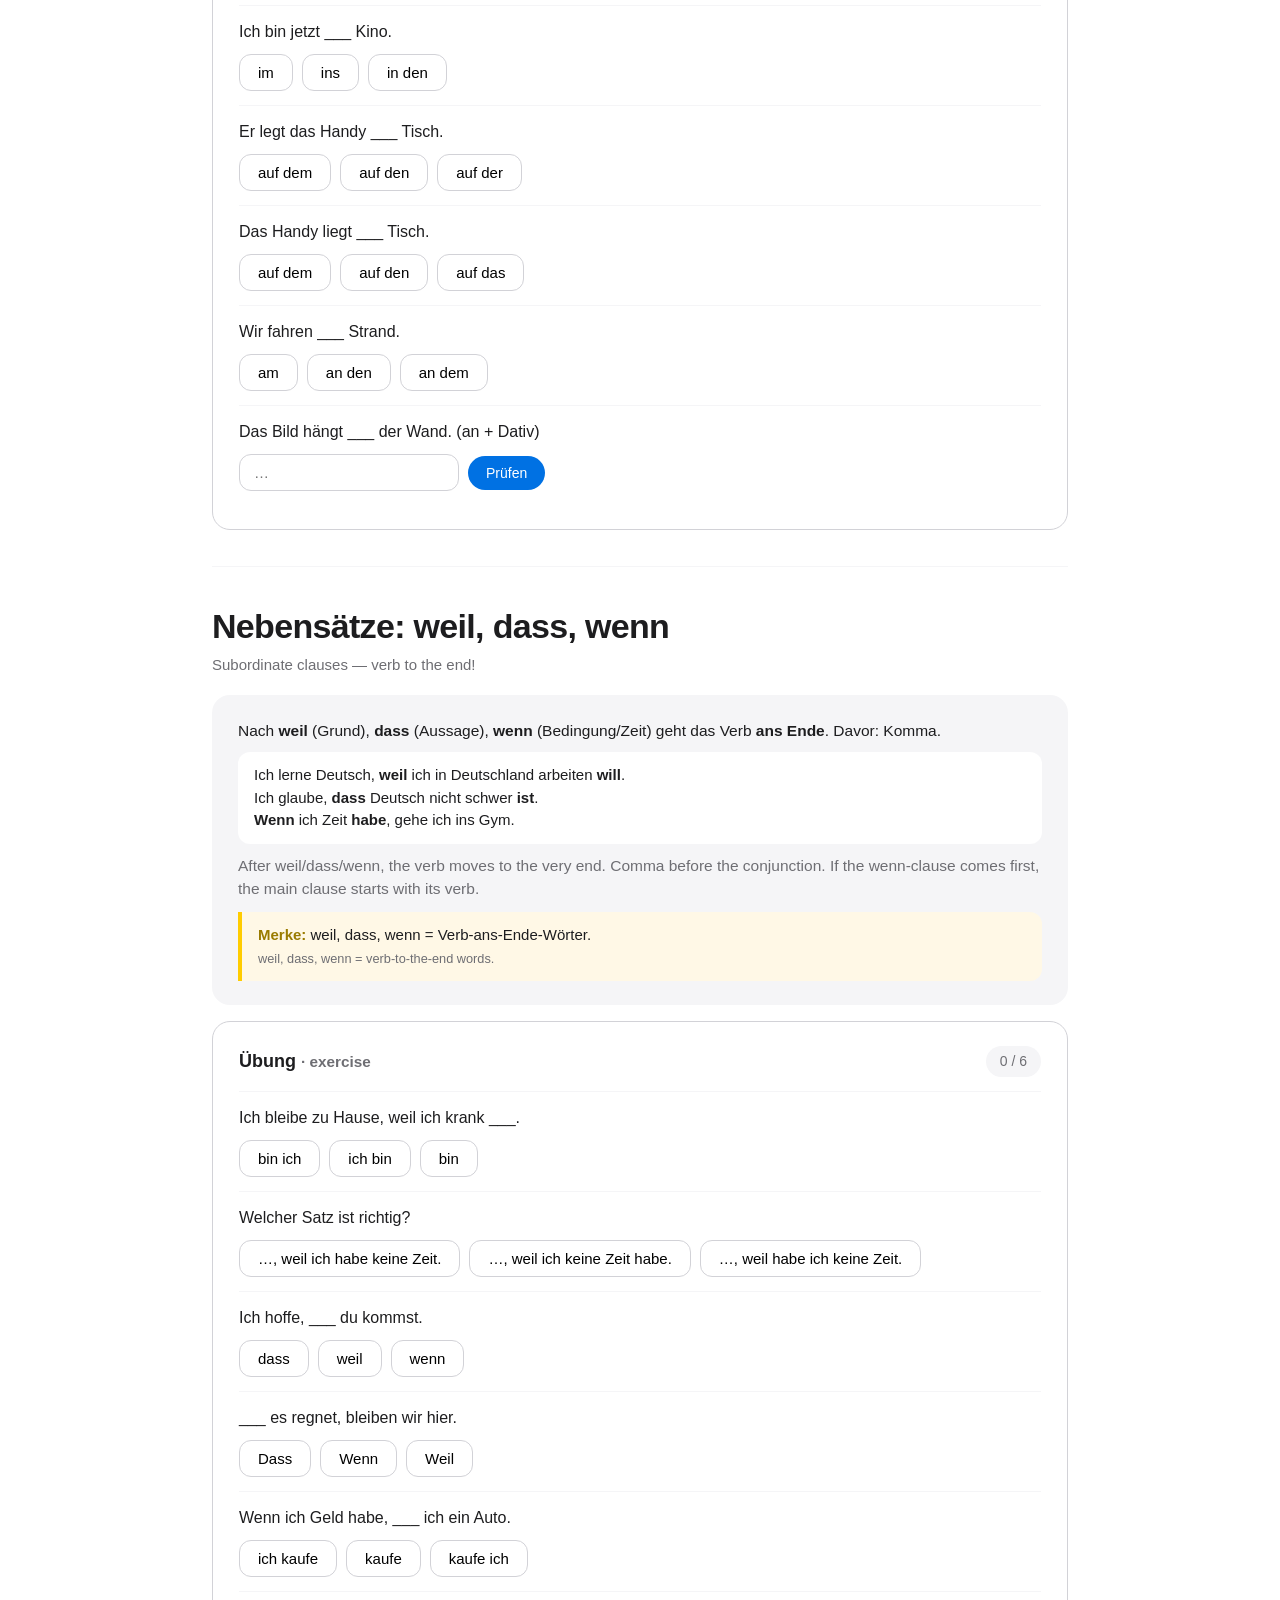
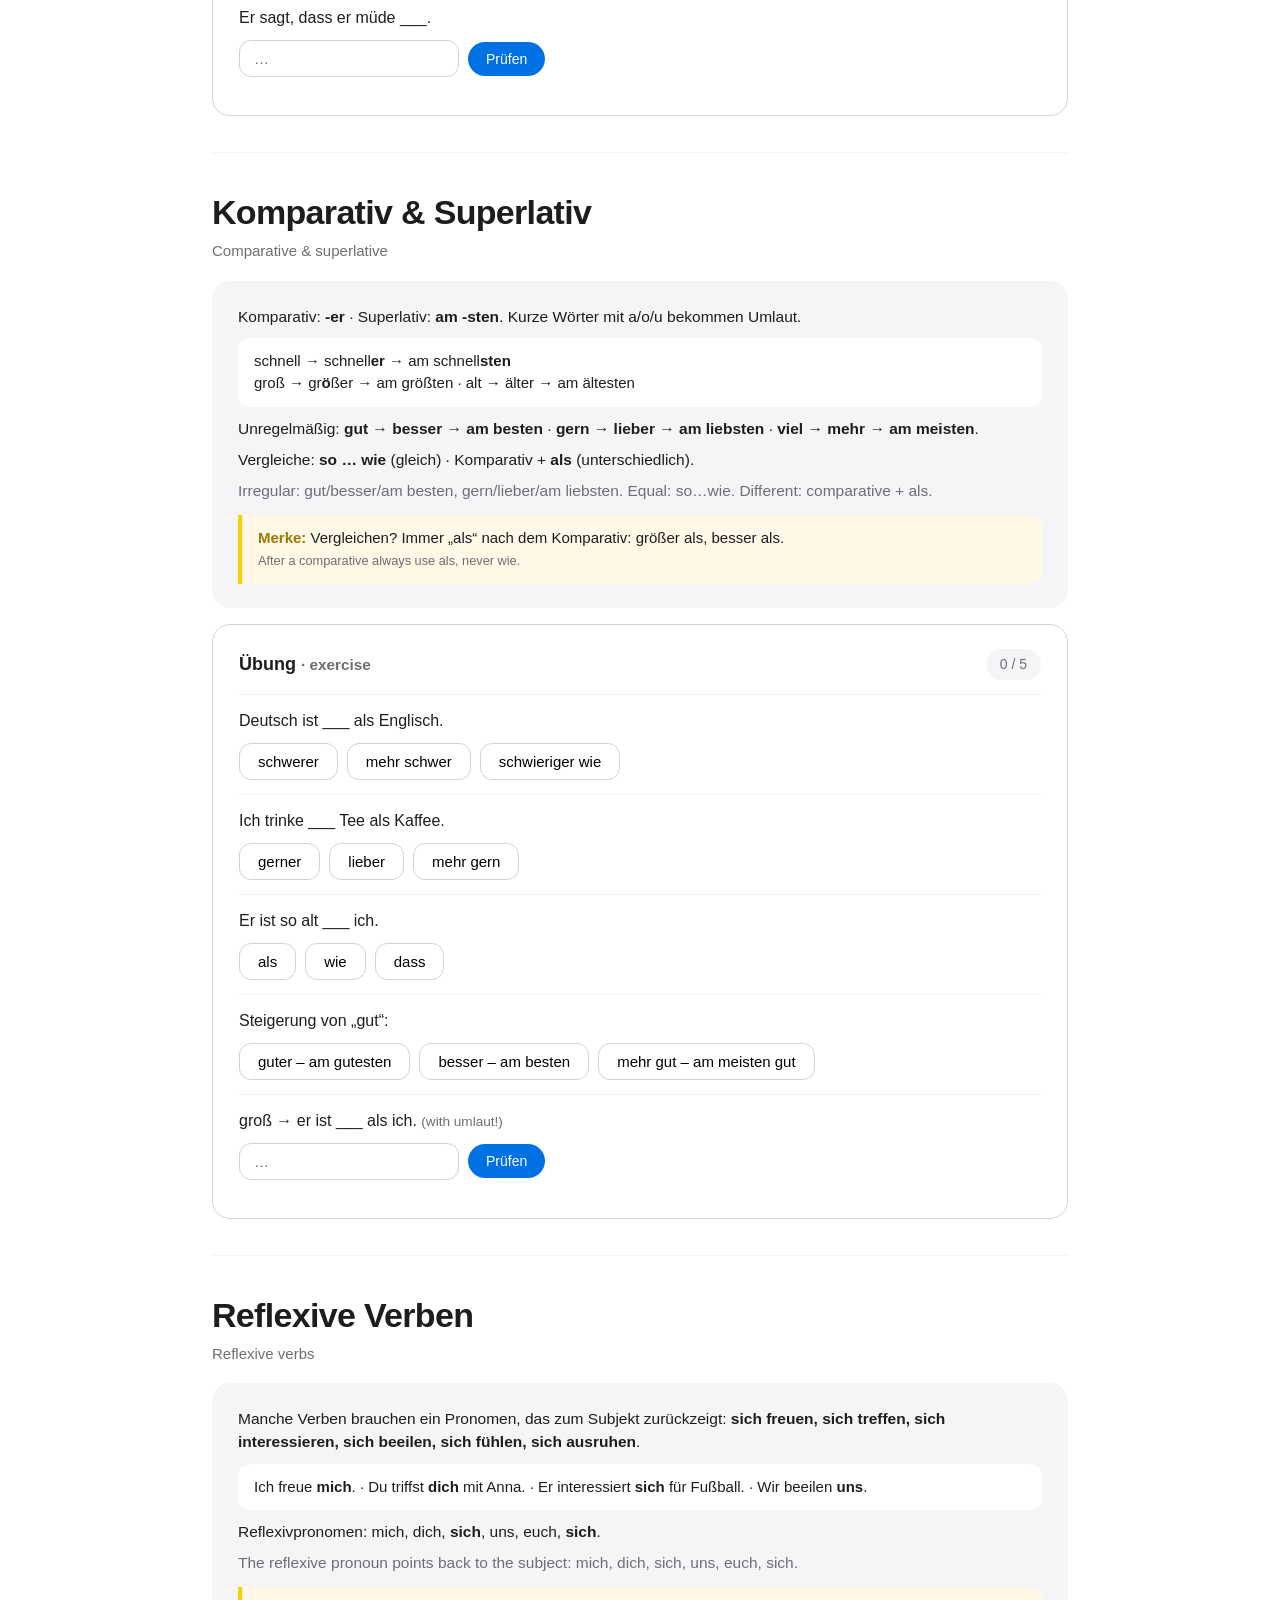
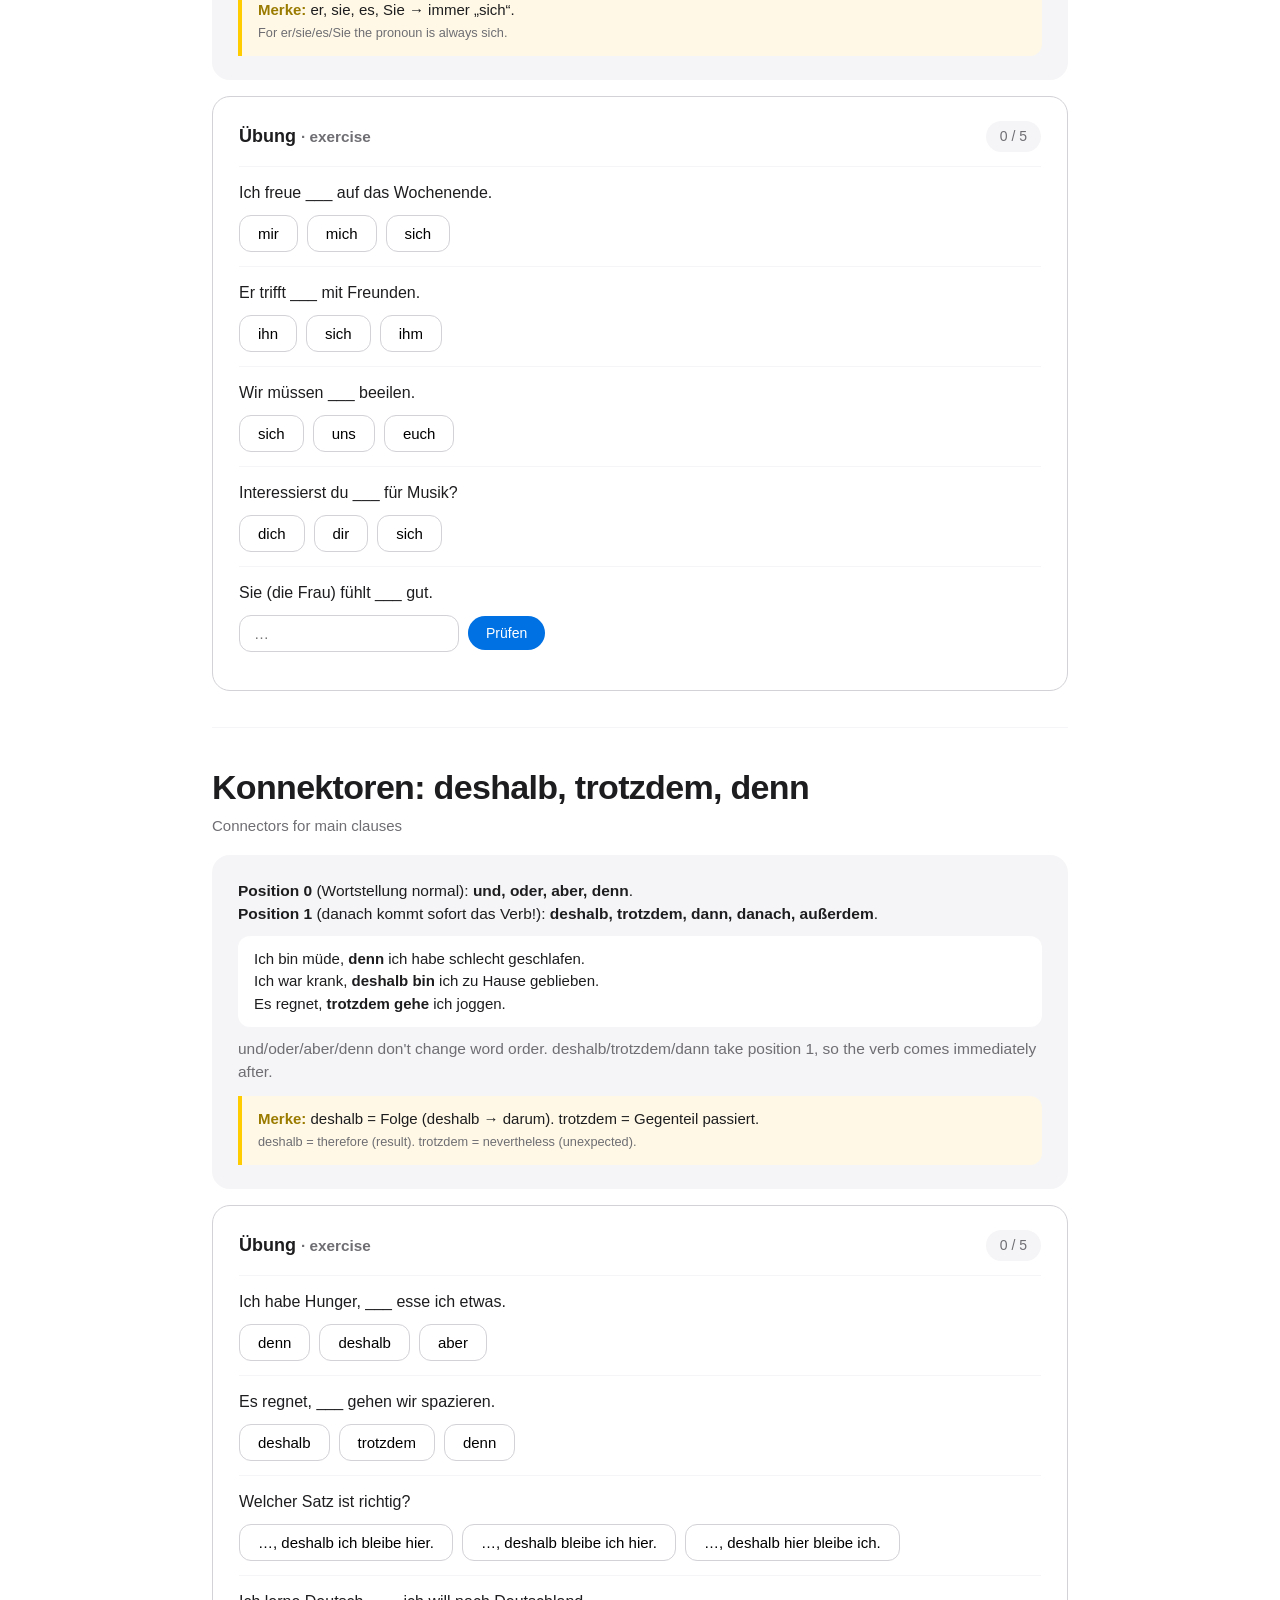
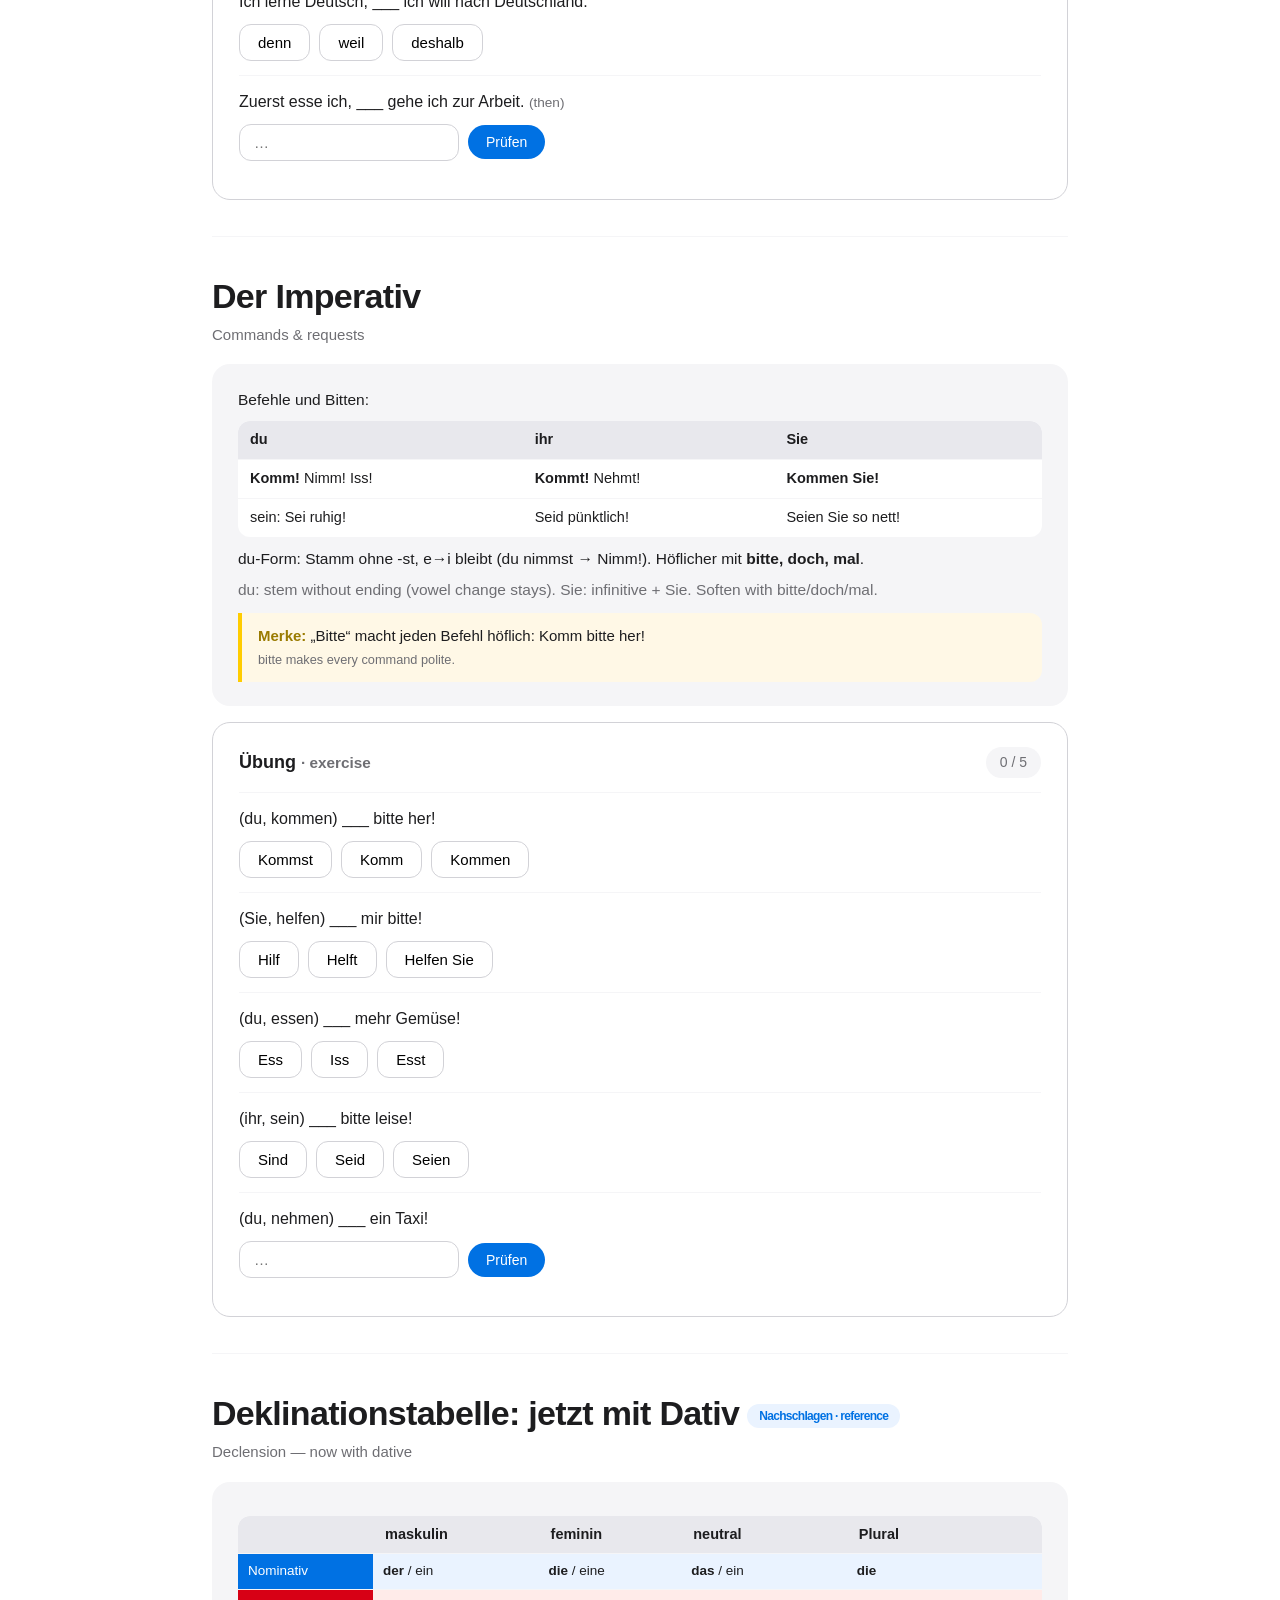
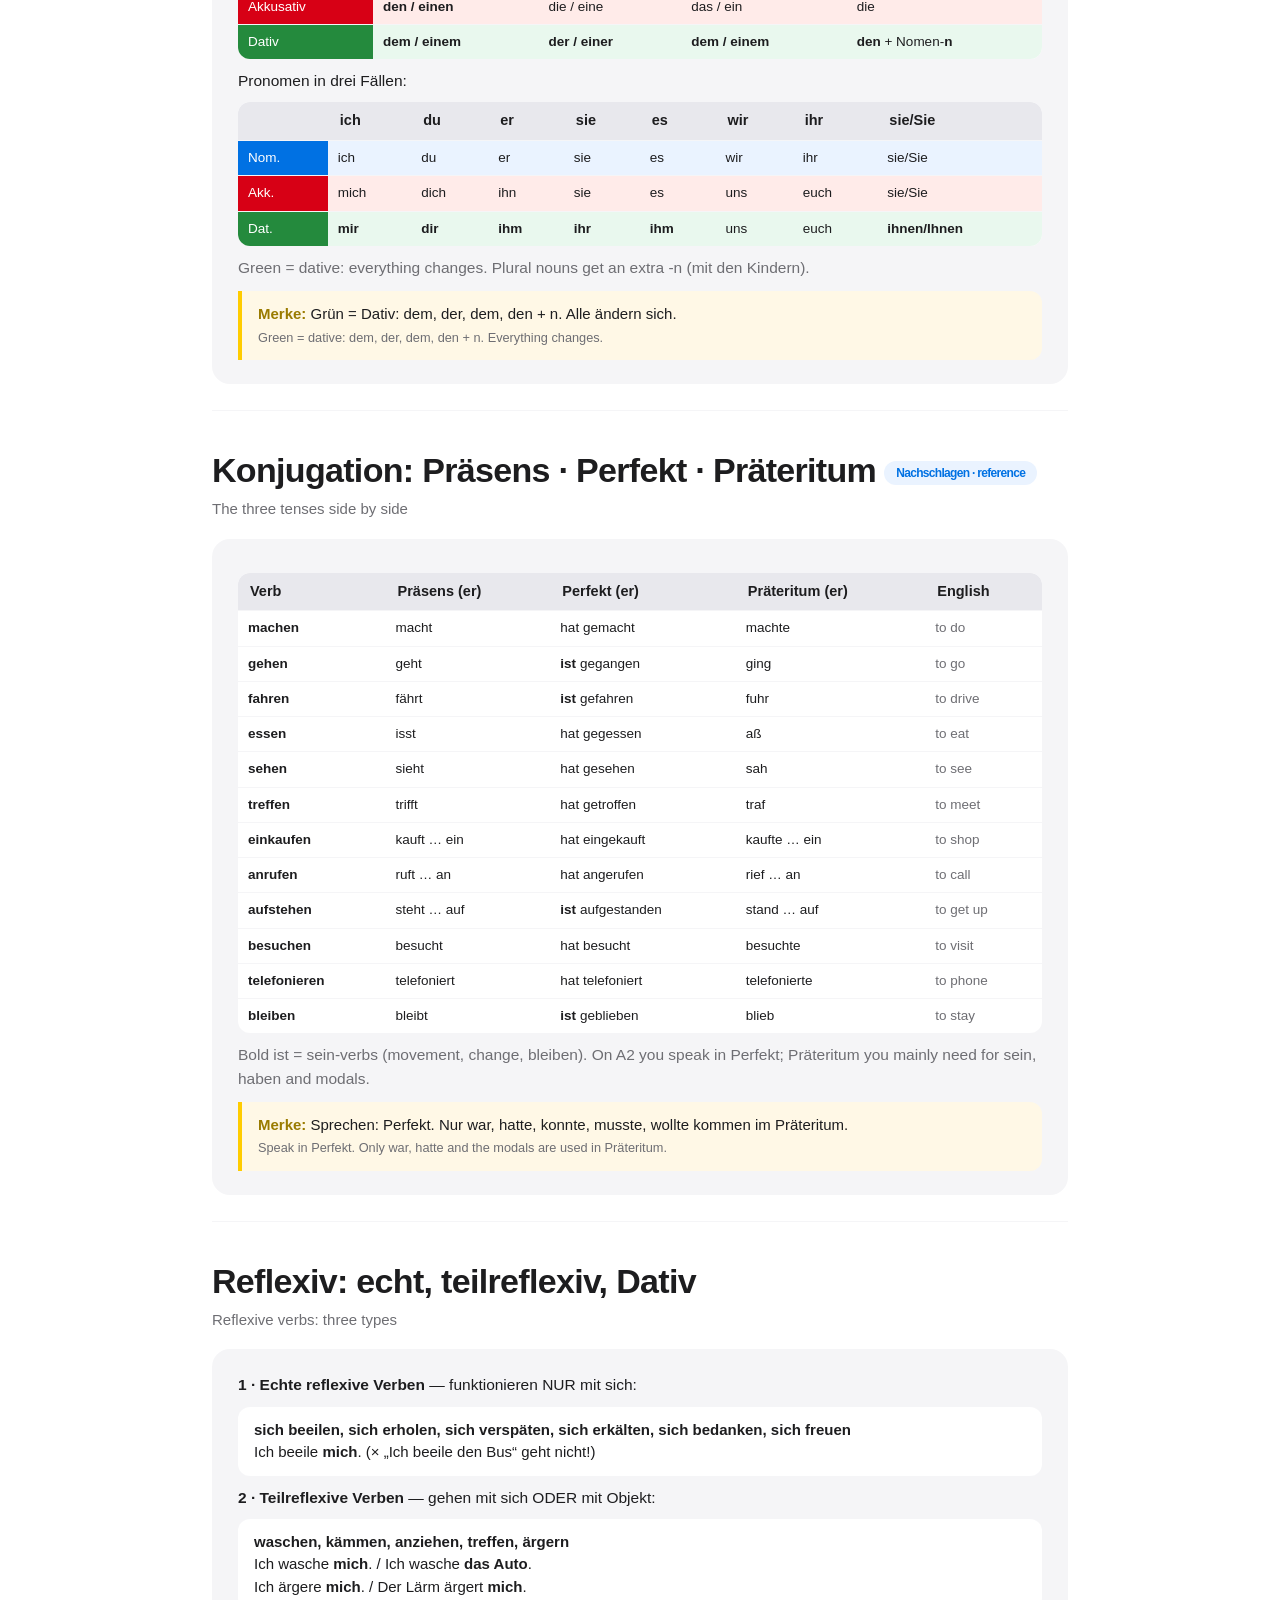
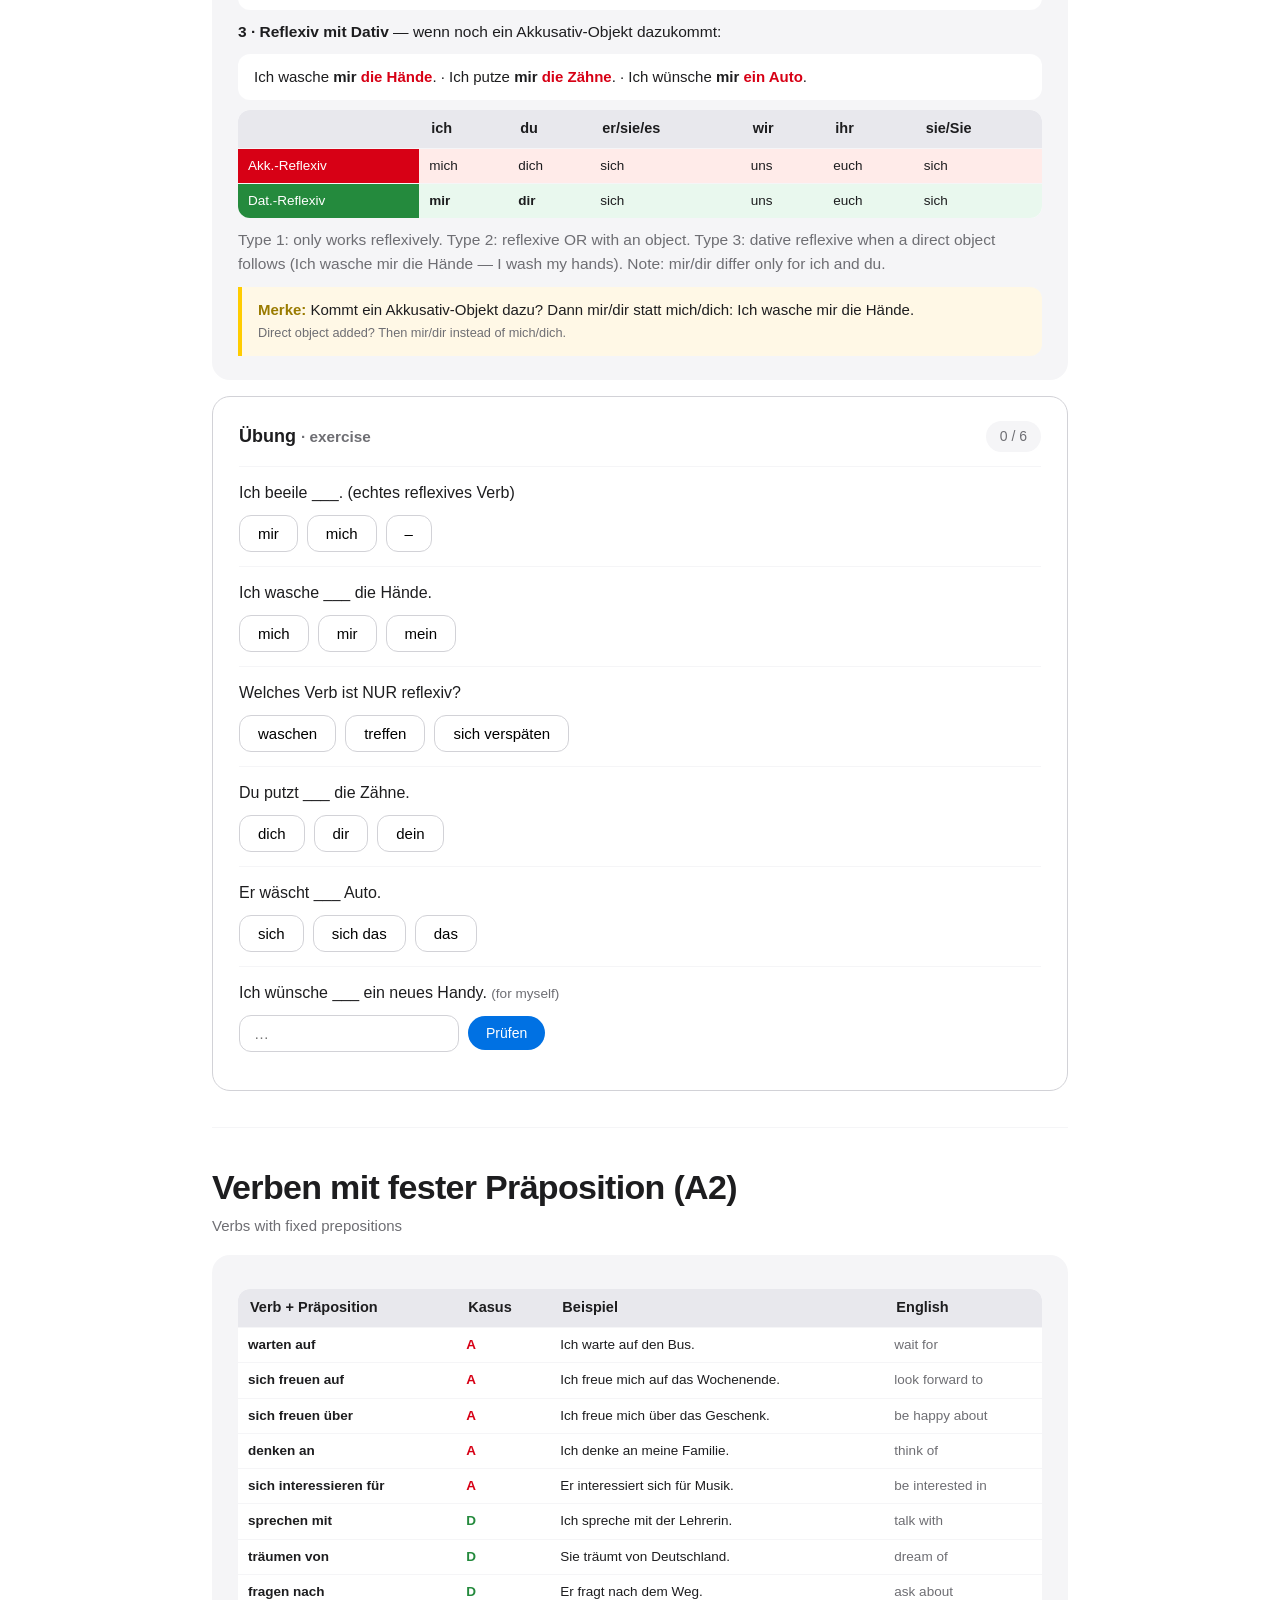
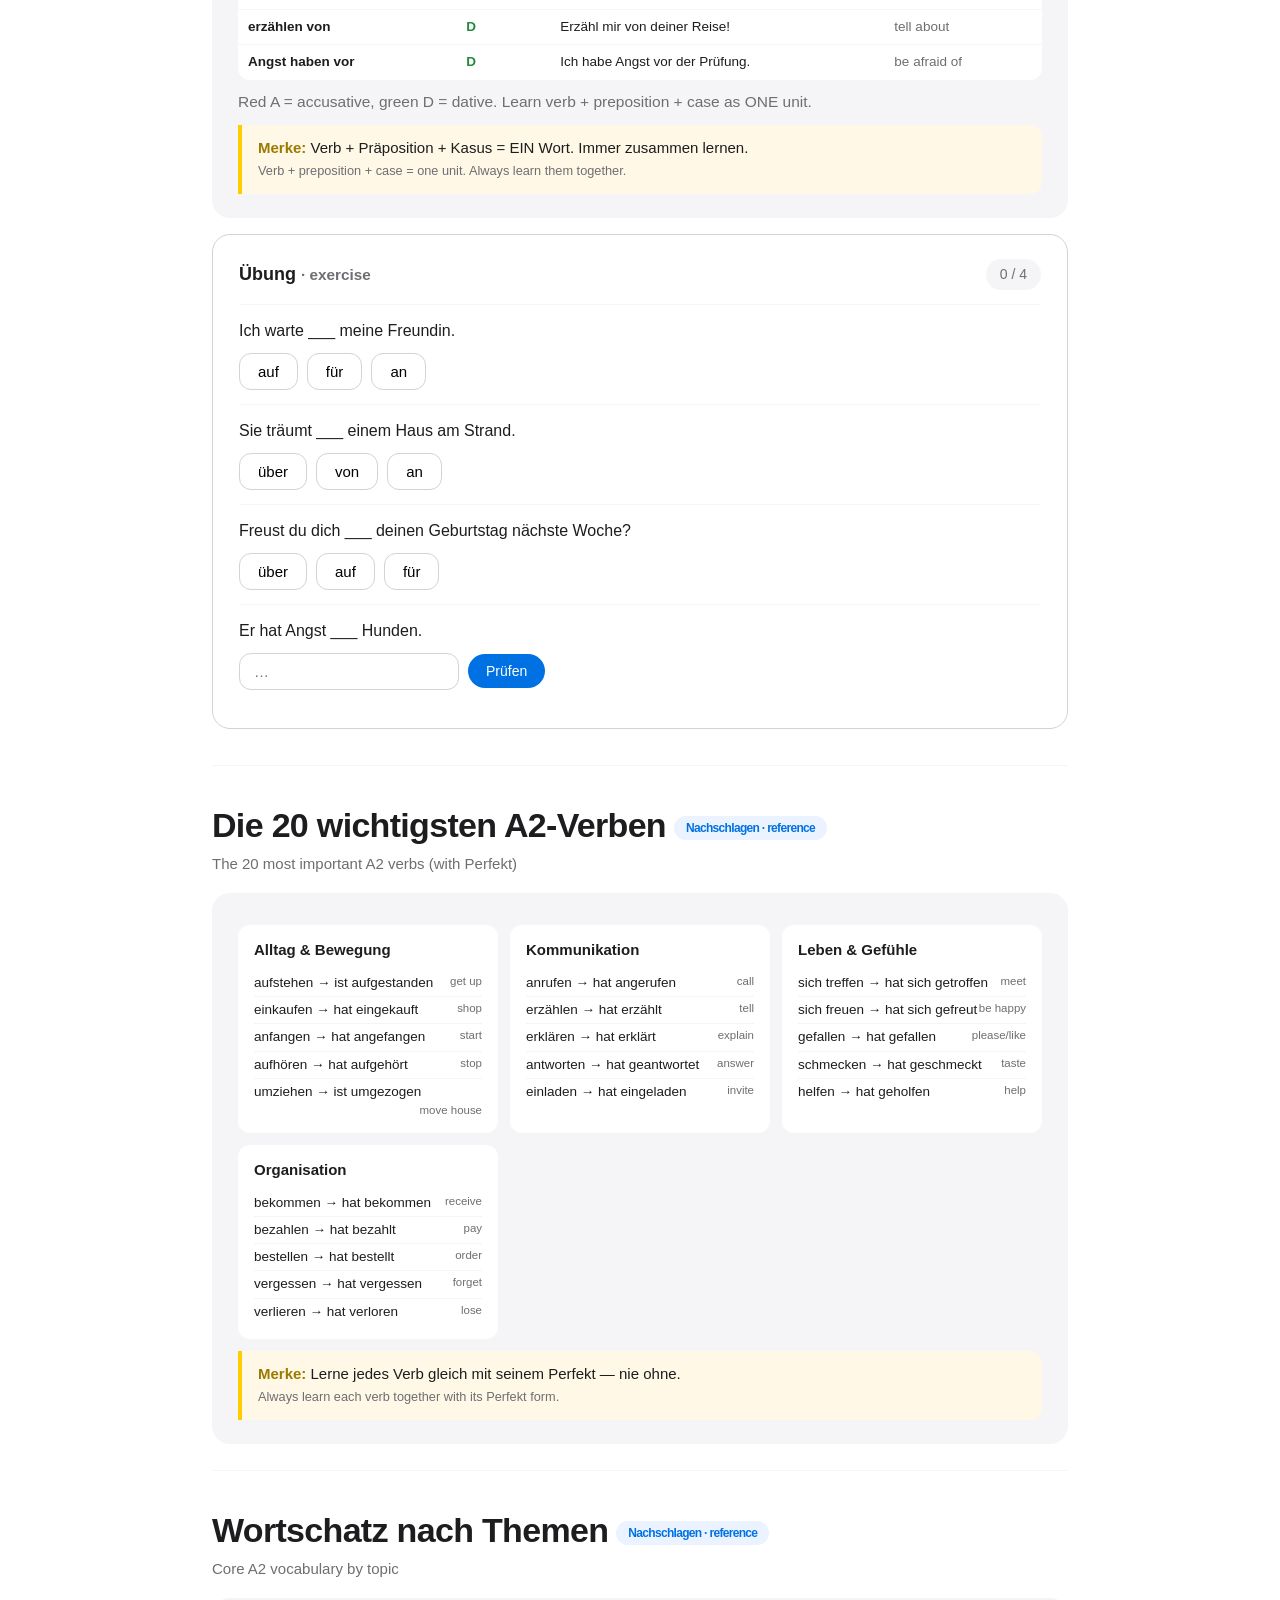
<file: a2.html>
<!DOCTYPE html>
<html lang="de">
<head>
<meta charset="utf-8">
<meta name="viewport" content="width=device-width, initial-scale=1">
<title>Deutsch A2 – FLOß Grammatik</title>
<link rel="stylesheet" href="styles.css">
</head>
<body>
<nav><div class="nav-inner">
  <a class="nav-logo" href="index.html">FLO<span>ß</span> Grammatik</a>
  <ul class="nav-links">
    <li><a href="a1.html" >A1</a></li>
    <li><a href="a2.html" class="active">A2</a></li>
    <li><a href="b1.html" >B1</a></li>
    <li><a href="b2.html" >B2</a></li>
  </ul>
</div></nav>
<header class="lvl-hero" id="lvl-hero"></header>
<div class="chipbar" id="chipbar"></div>
<main class="wrap" id="topics"></main>
<div class="next-level" id="nextlvl"></div>
<footer>
  <div class="flogo">FLO<span>ß</span> — Fides Lingua Ortus Solertia</div>
  <p>Deutschschule · Intensivkurse A1–B2 · Prüfungsvorbereitung telc</p>
  <p class="en">German language school — intensive courses A1–B2, telc exam preparation</p>
  <p>Kontakt: <a href="mailto:fideslinguaortussolertia@gmail.com">fideslinguaortussolertia@gmail.com</a></p>
</footer>
<script src="data-a2.js"></script>
<script src="engine.js"></script>
</body>
</html>
</file>
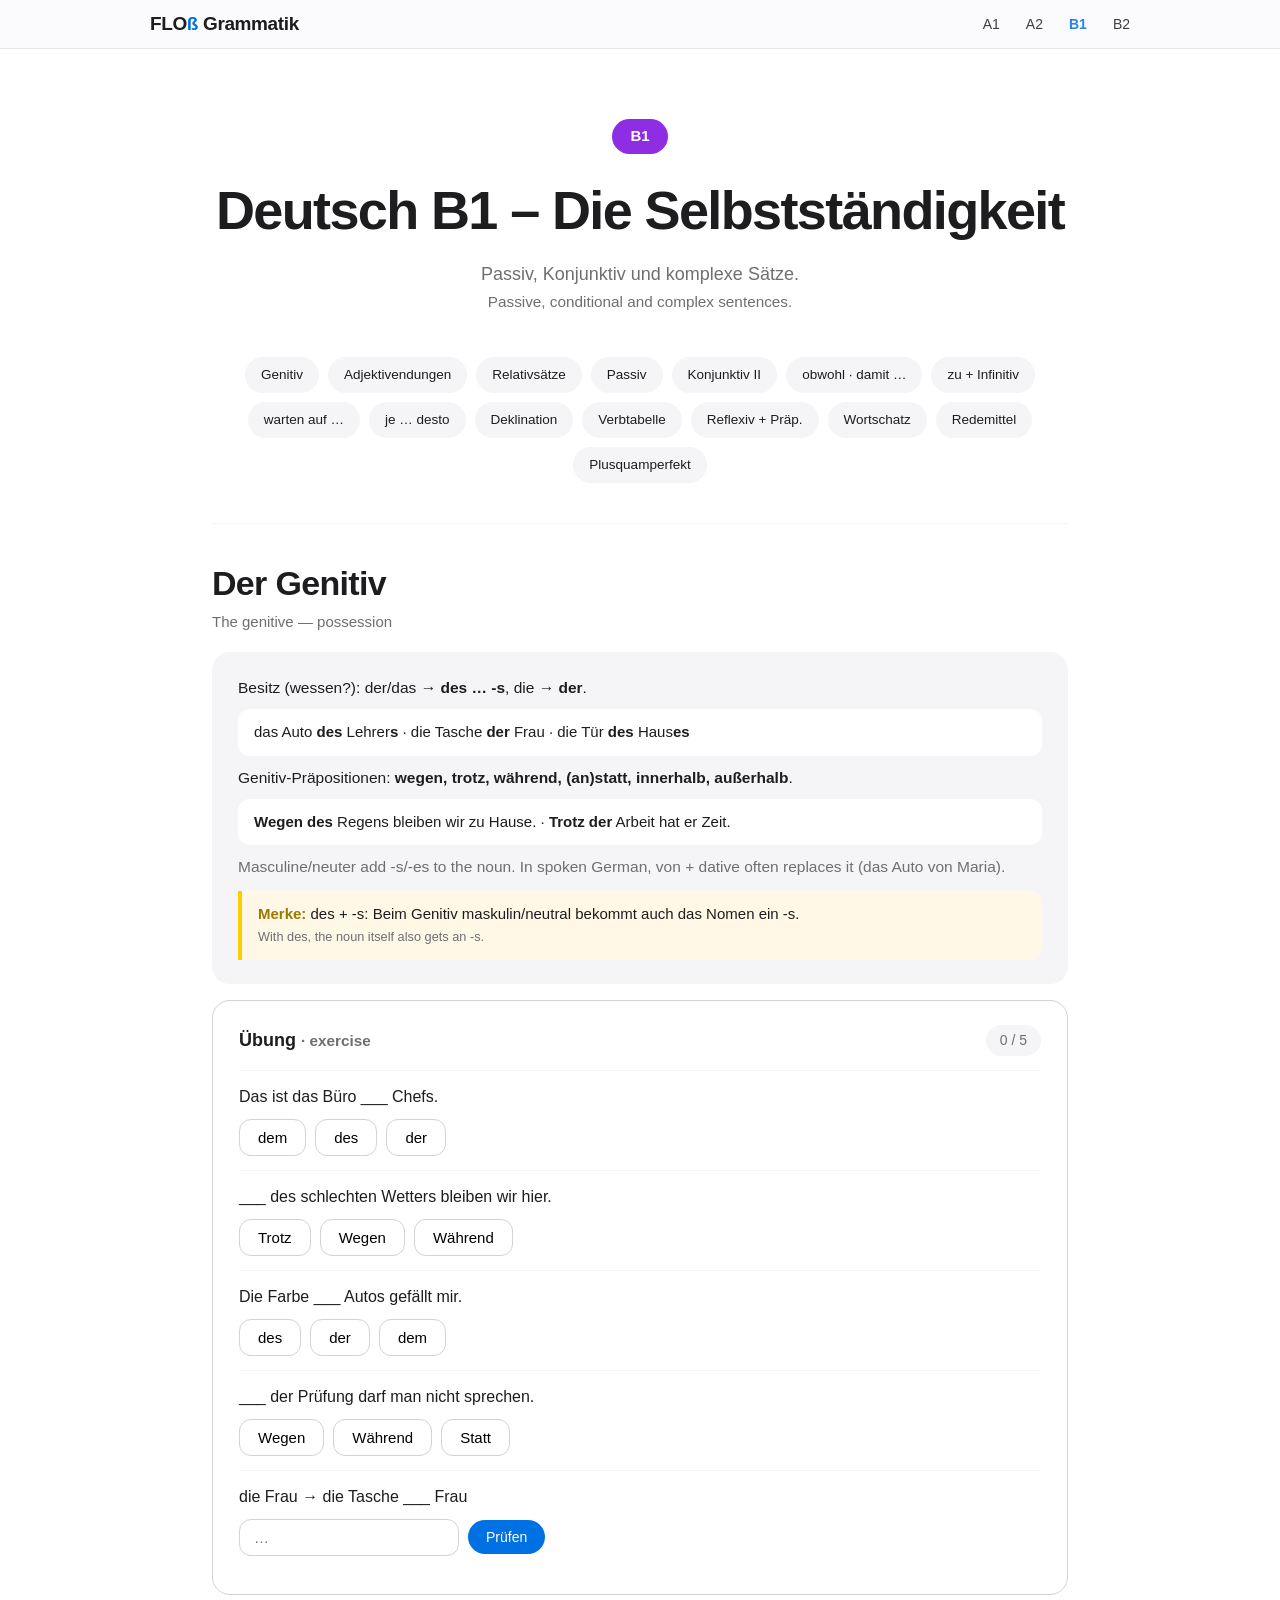
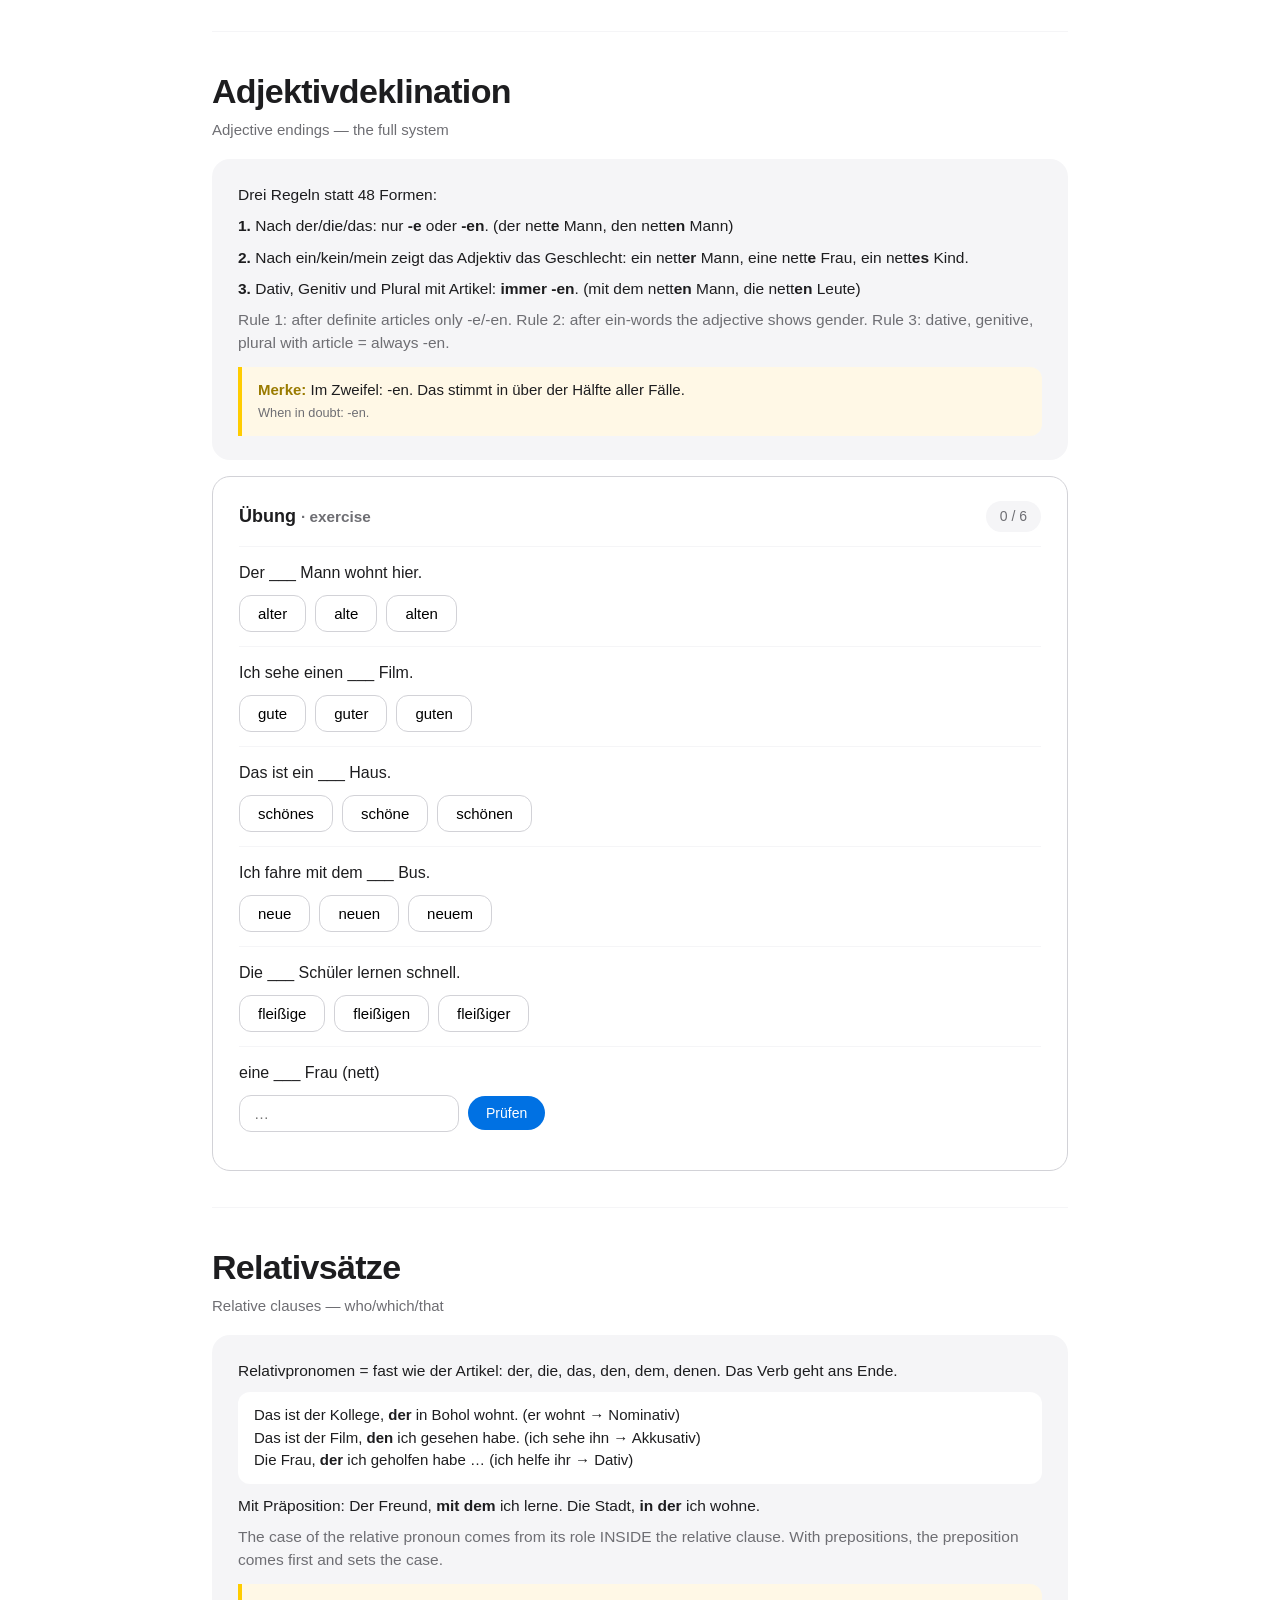
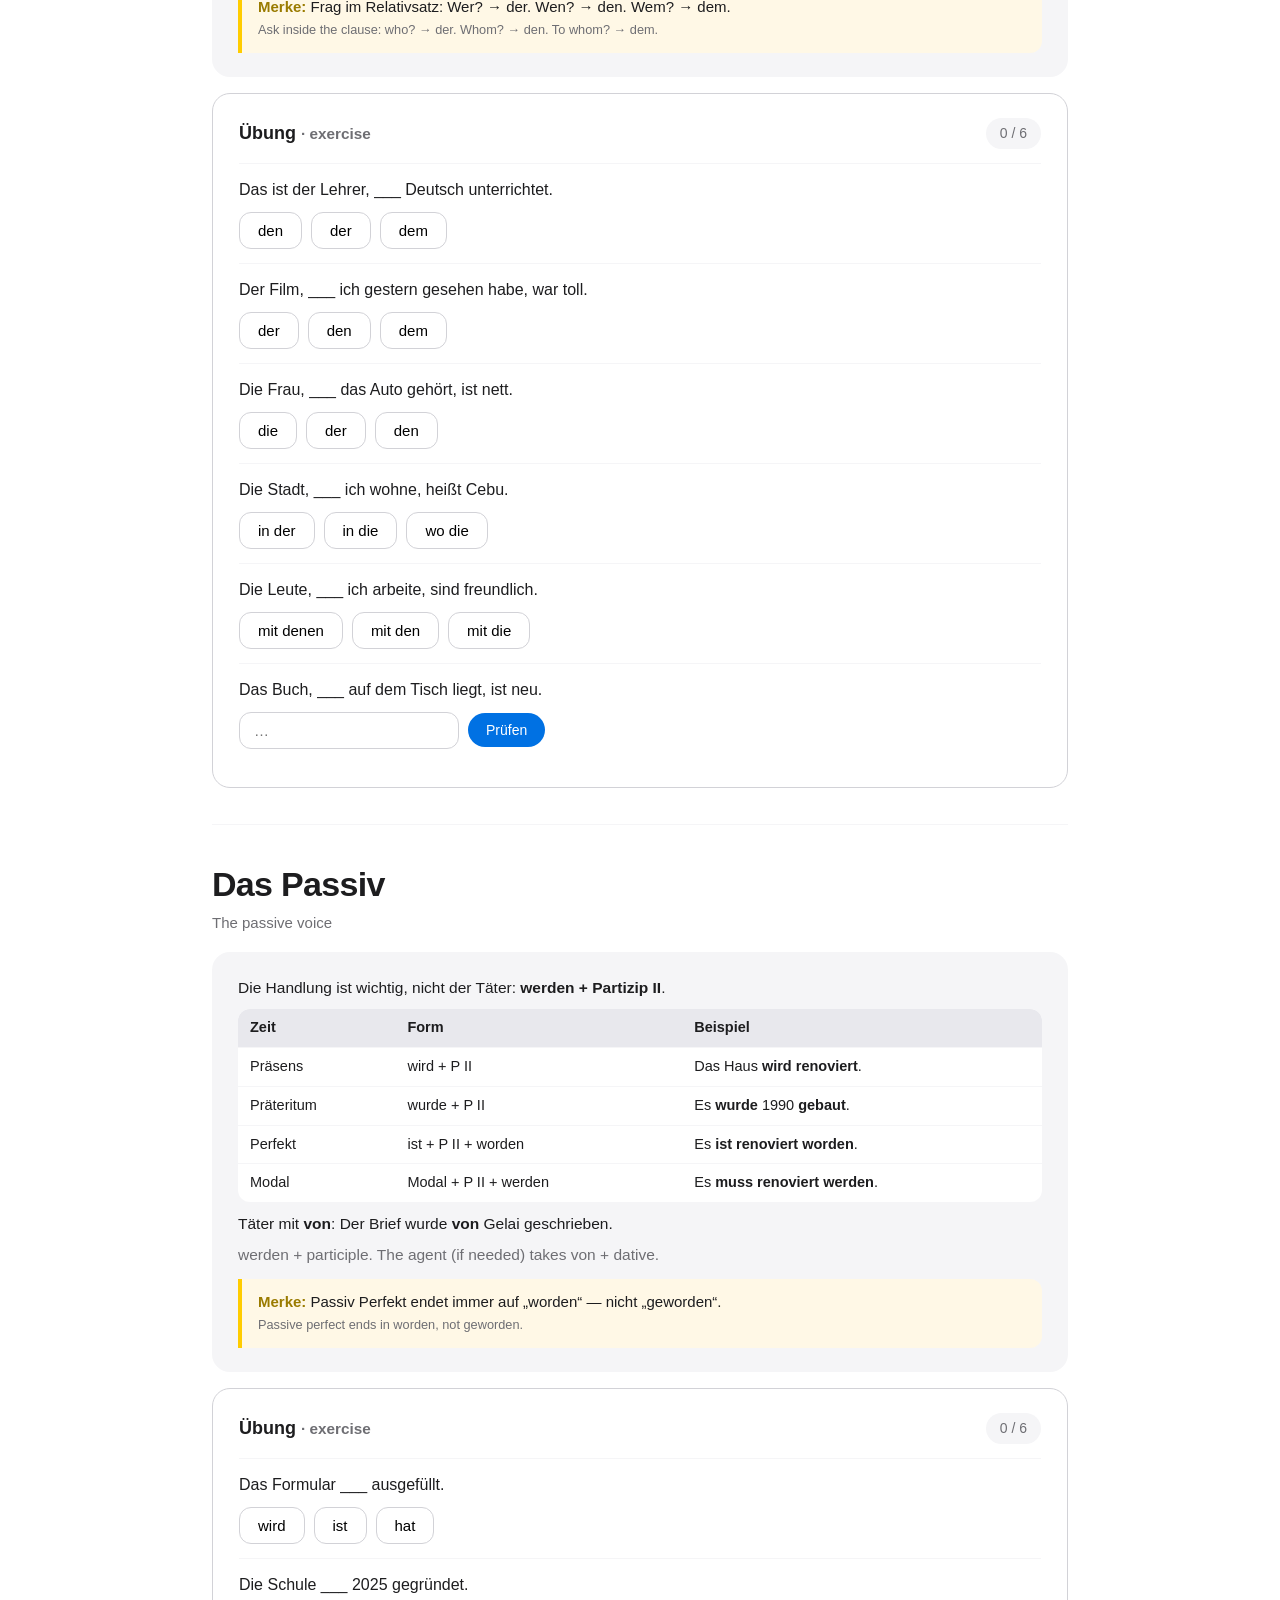
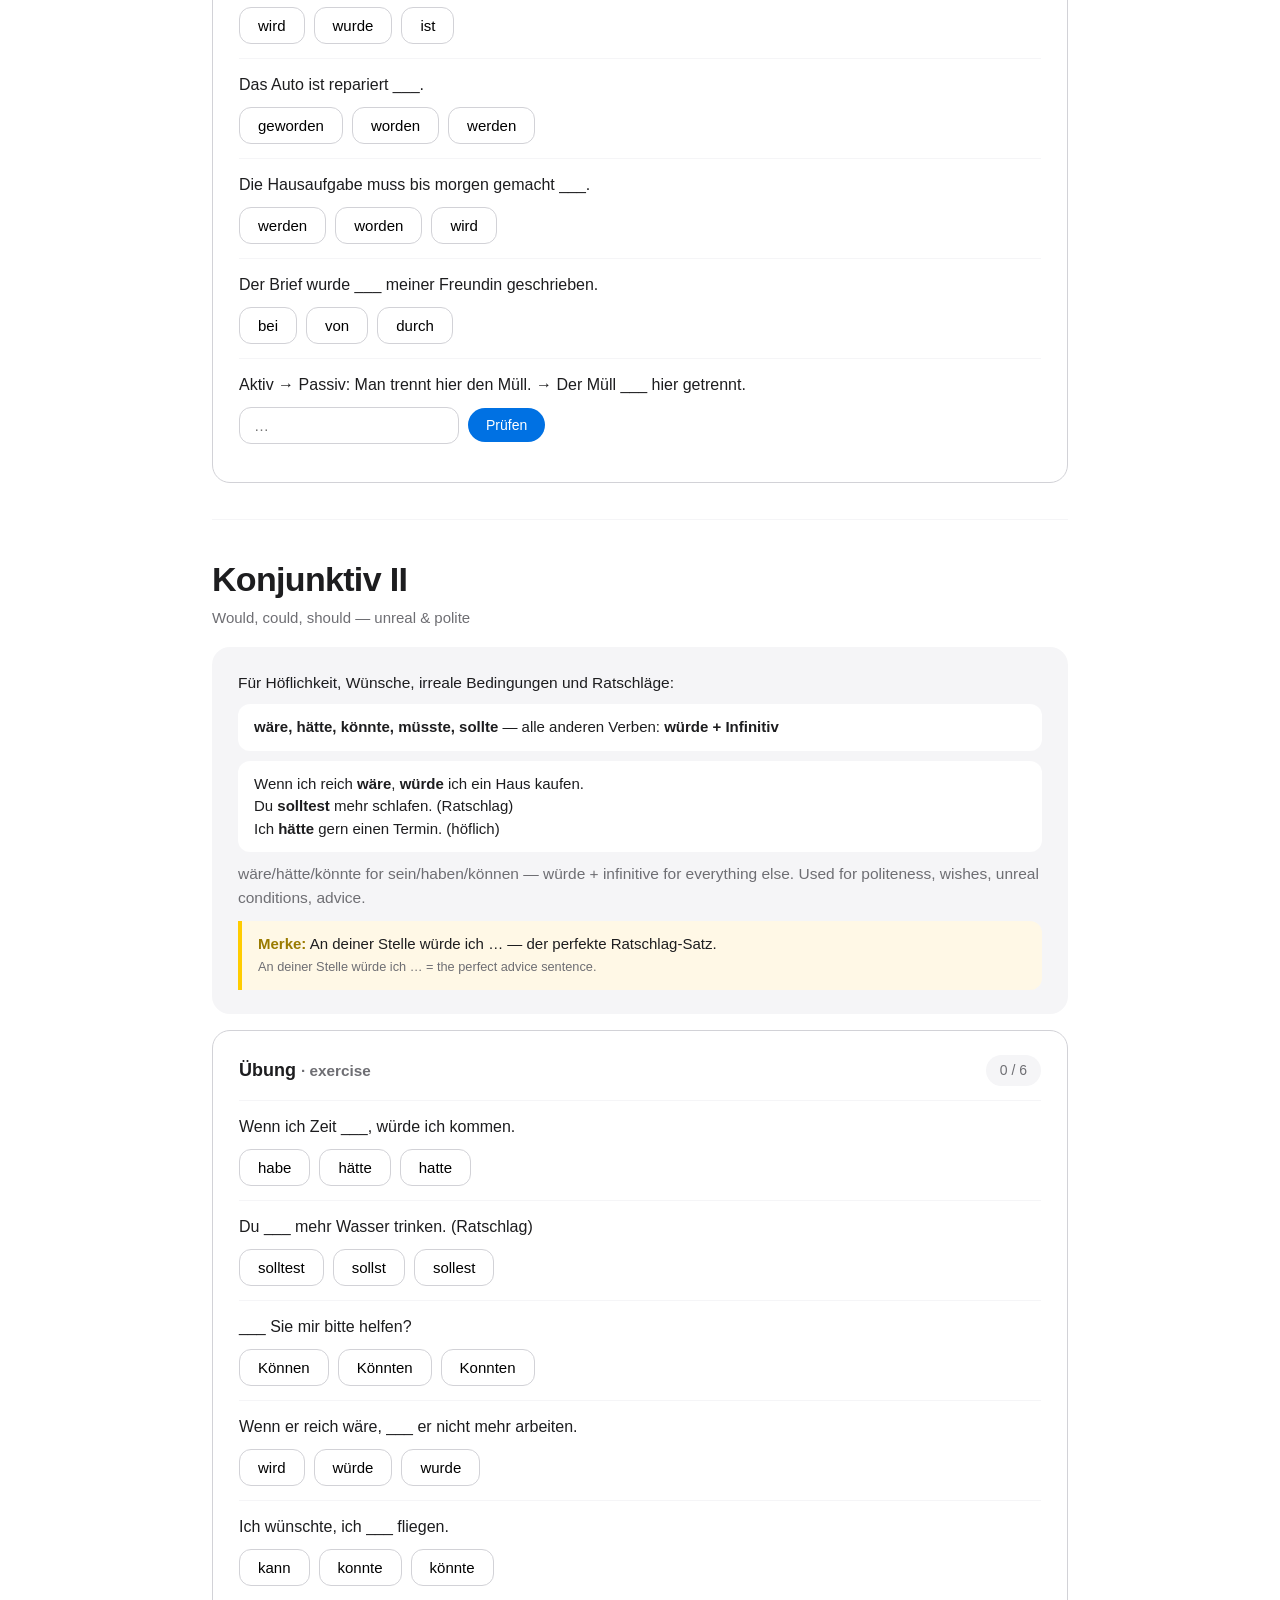
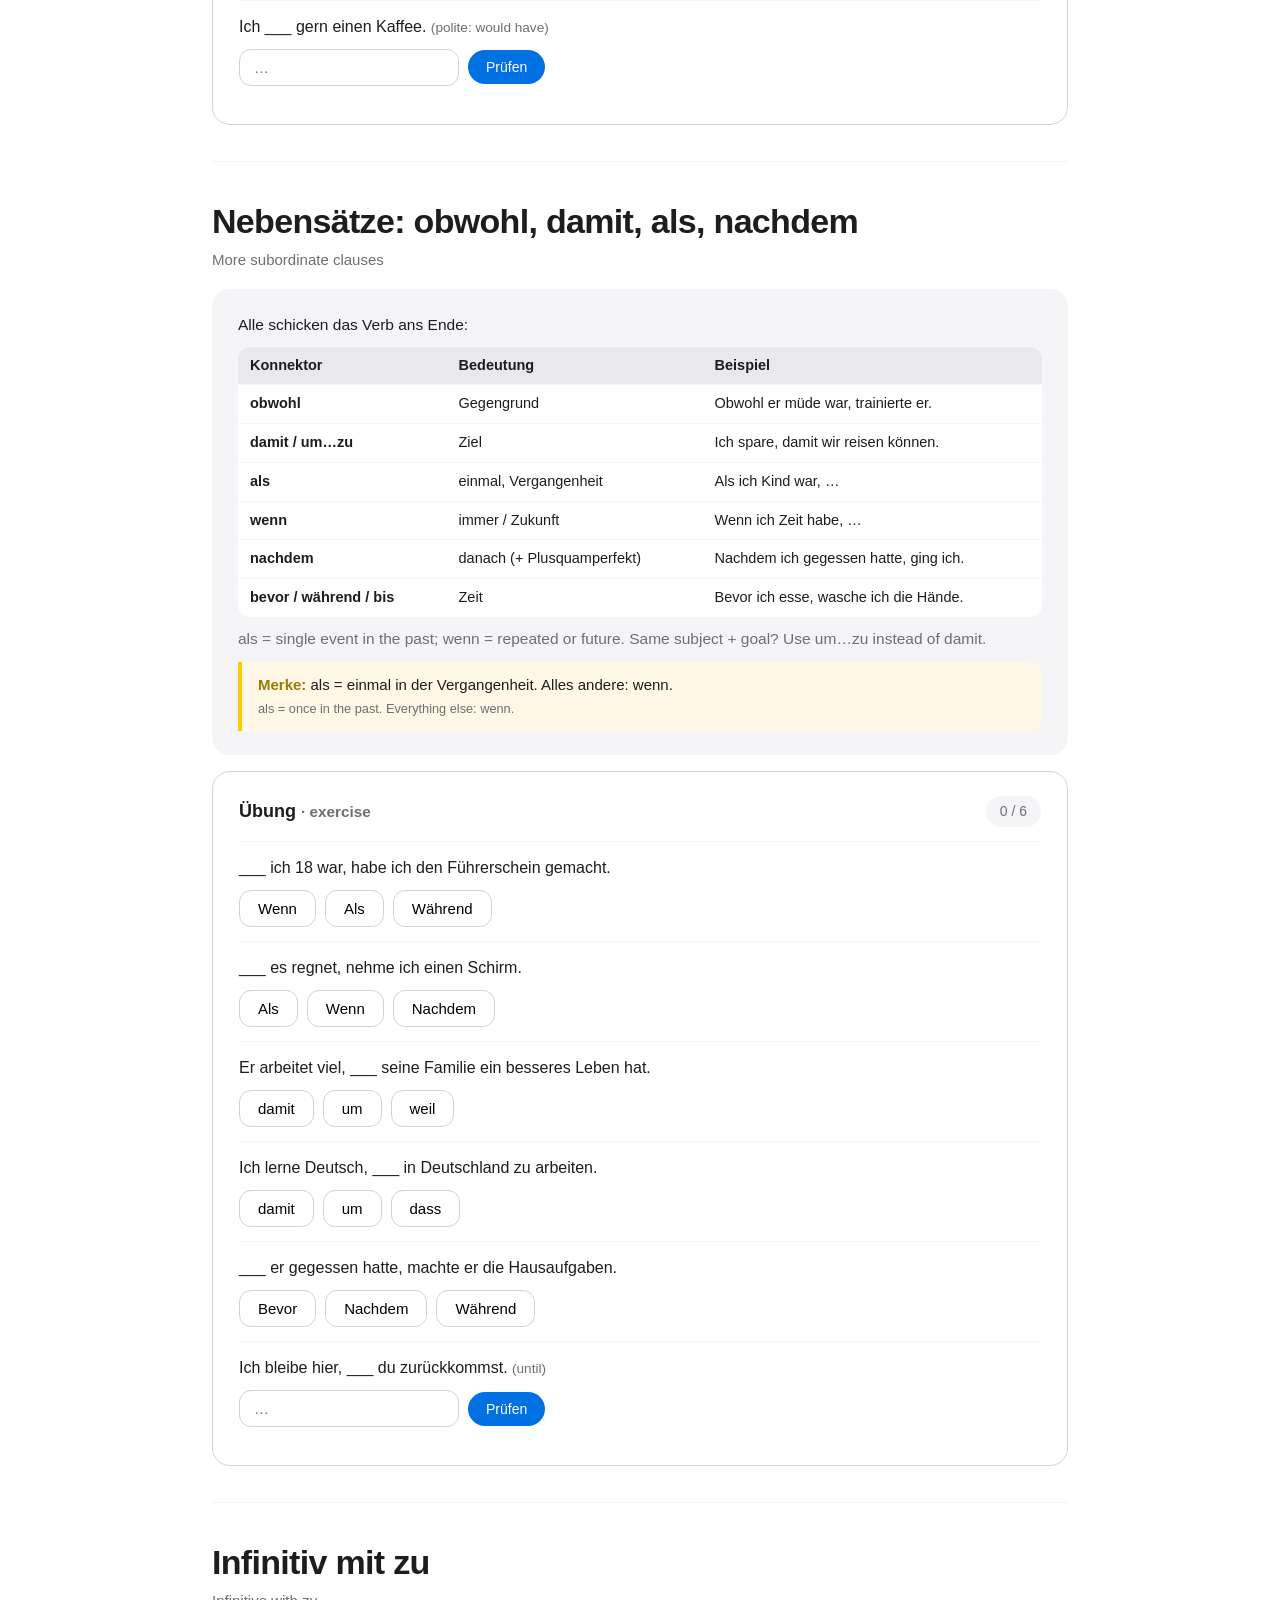
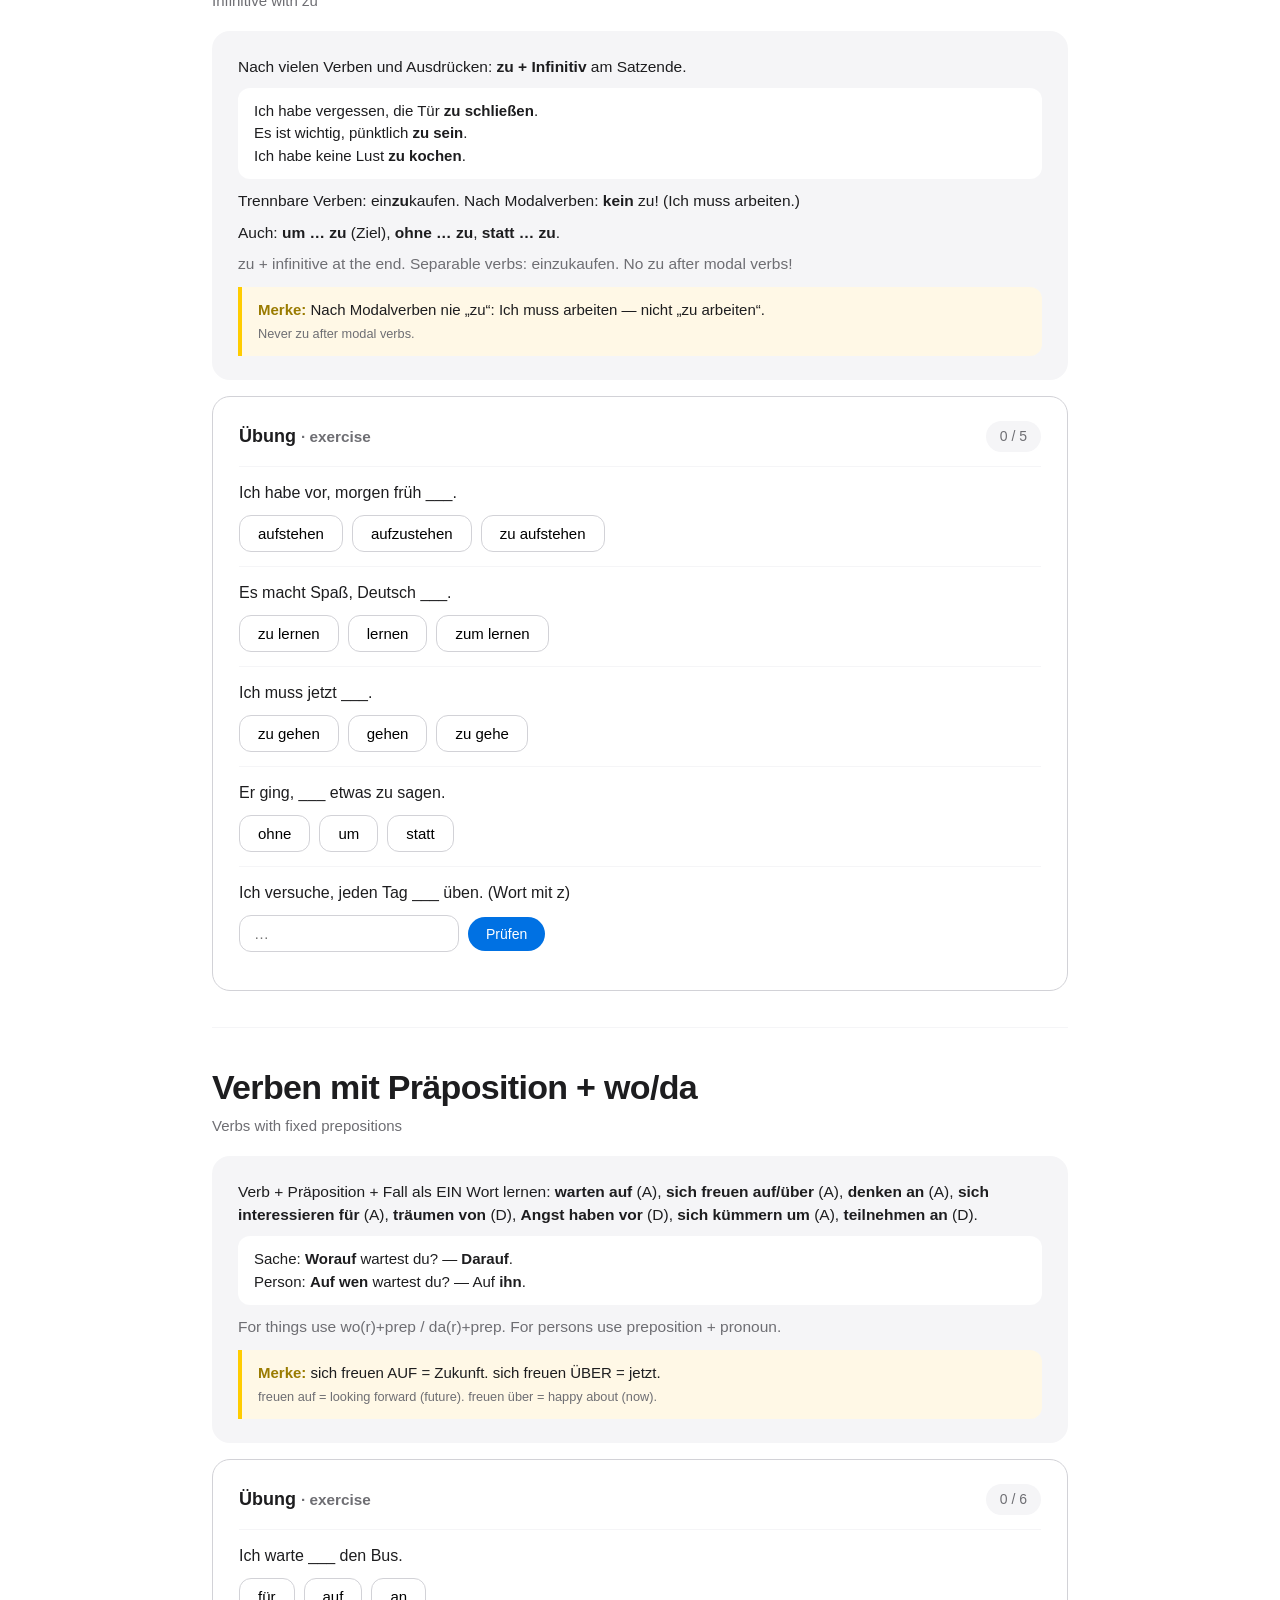
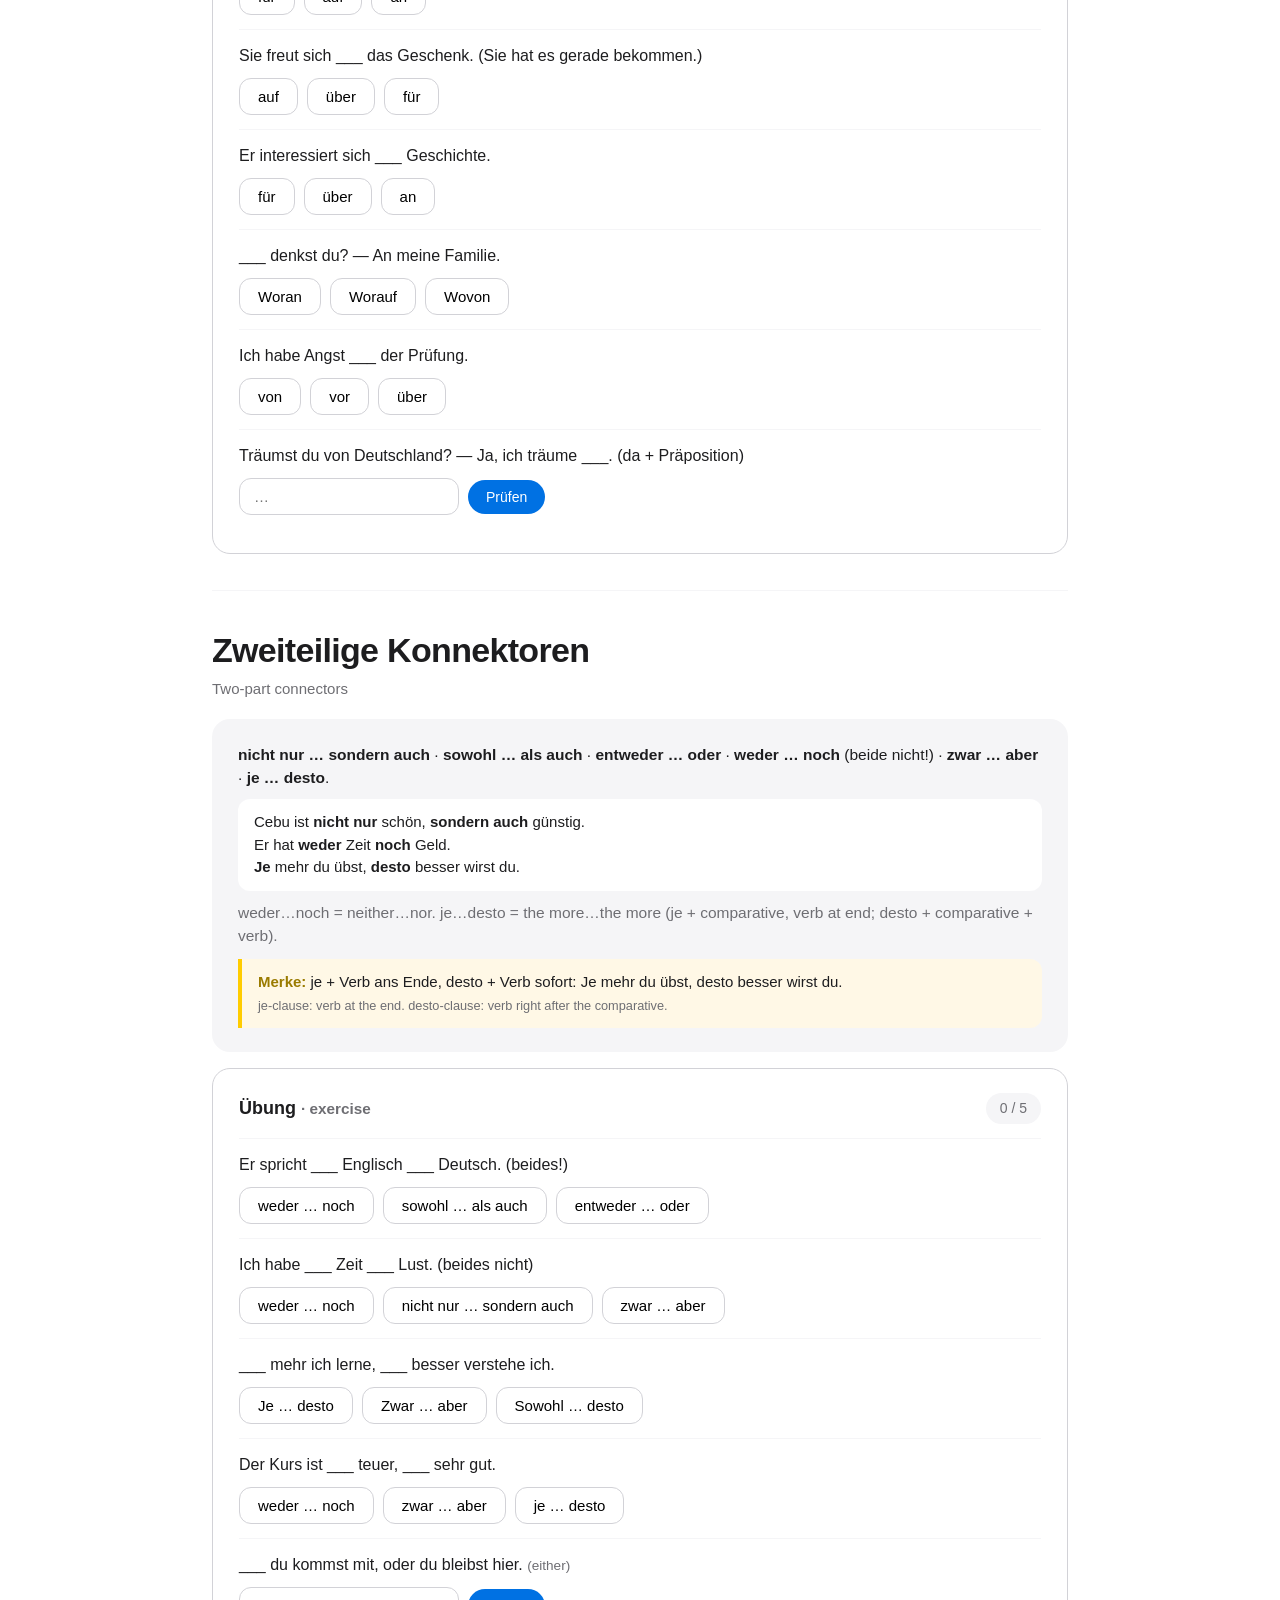
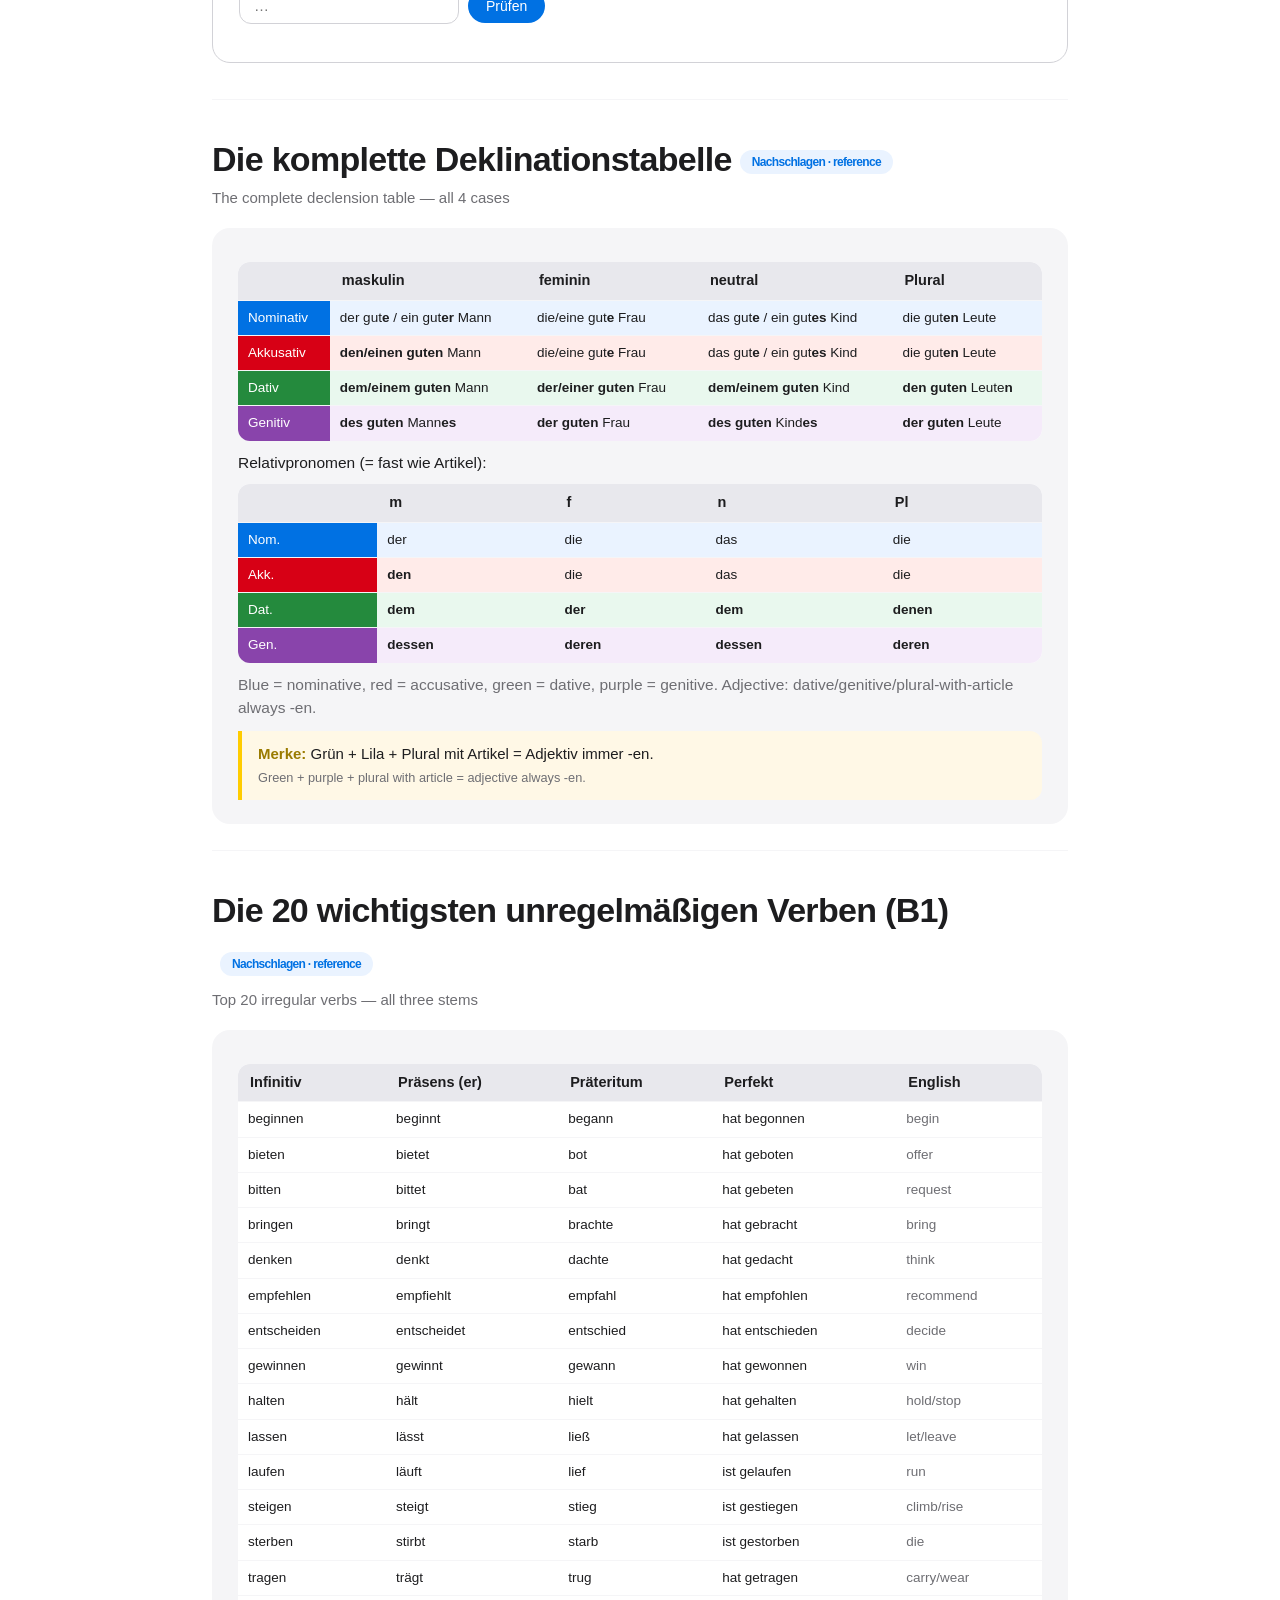
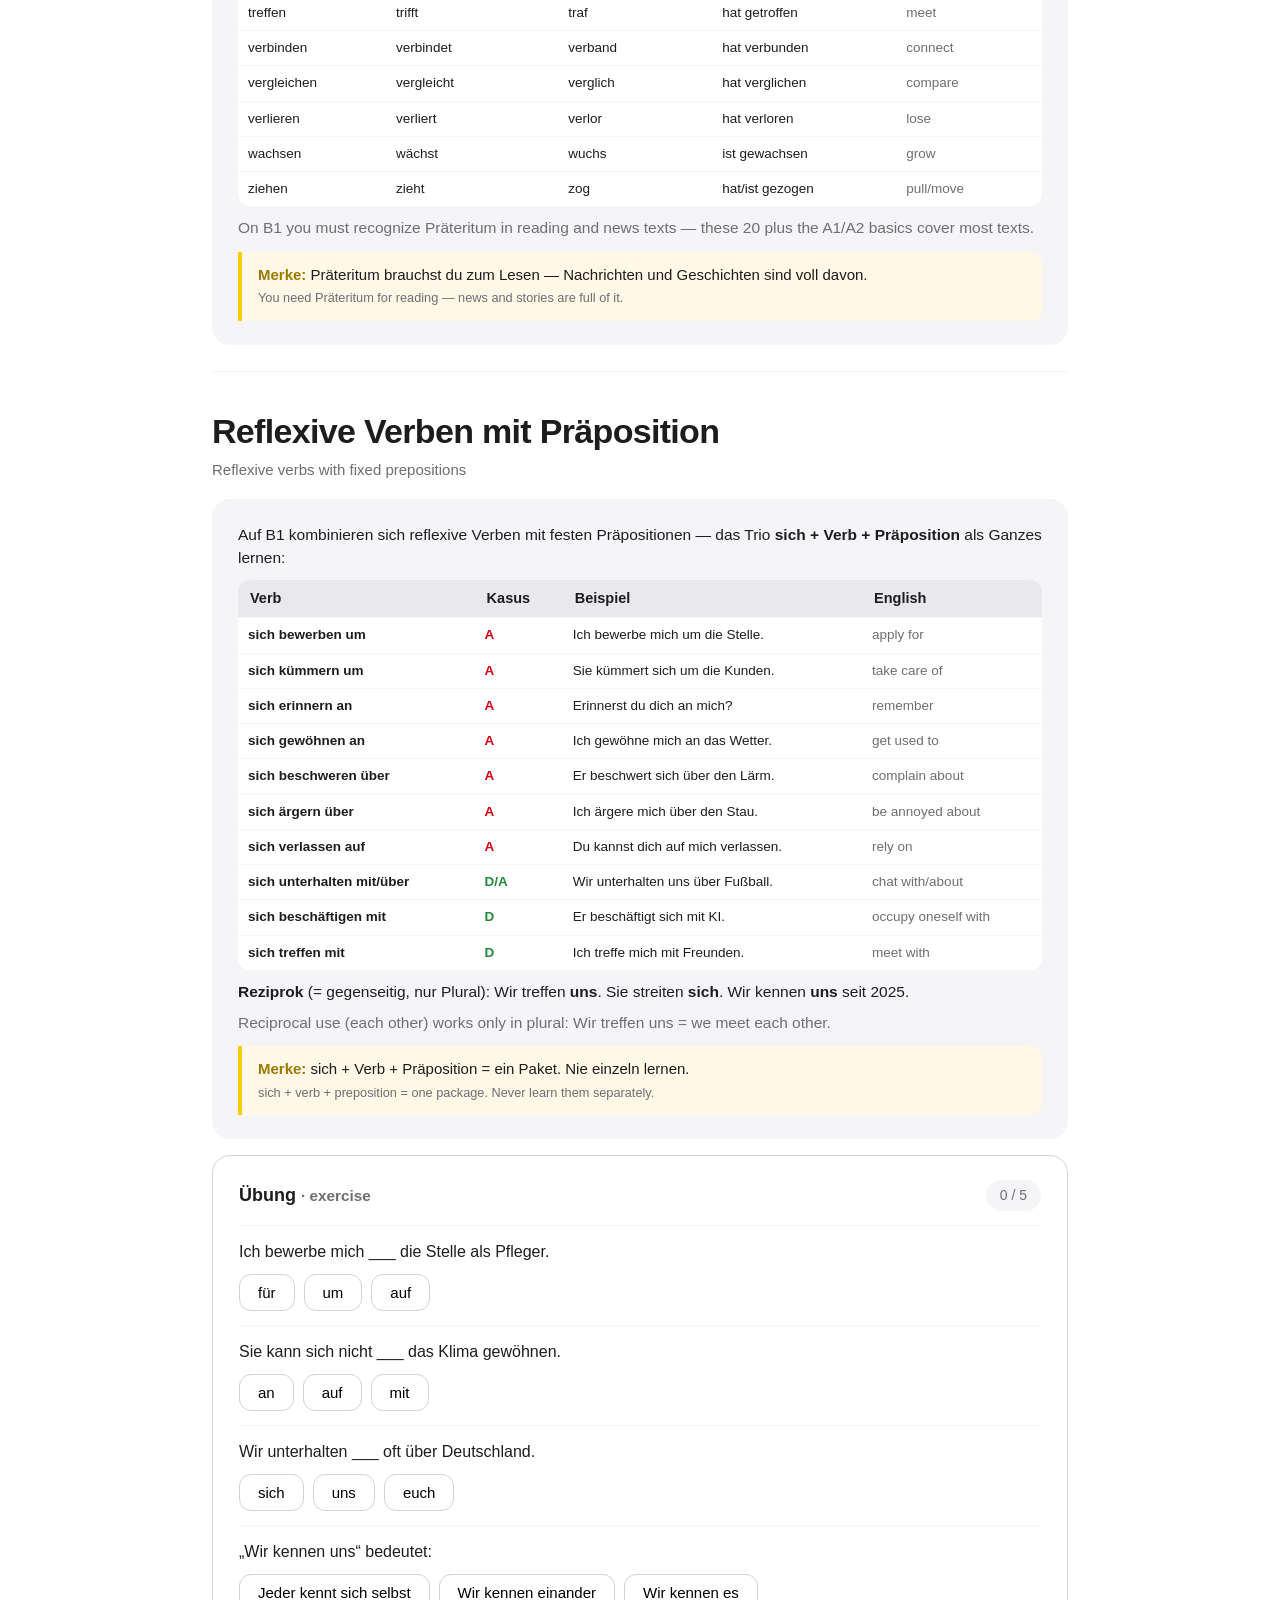
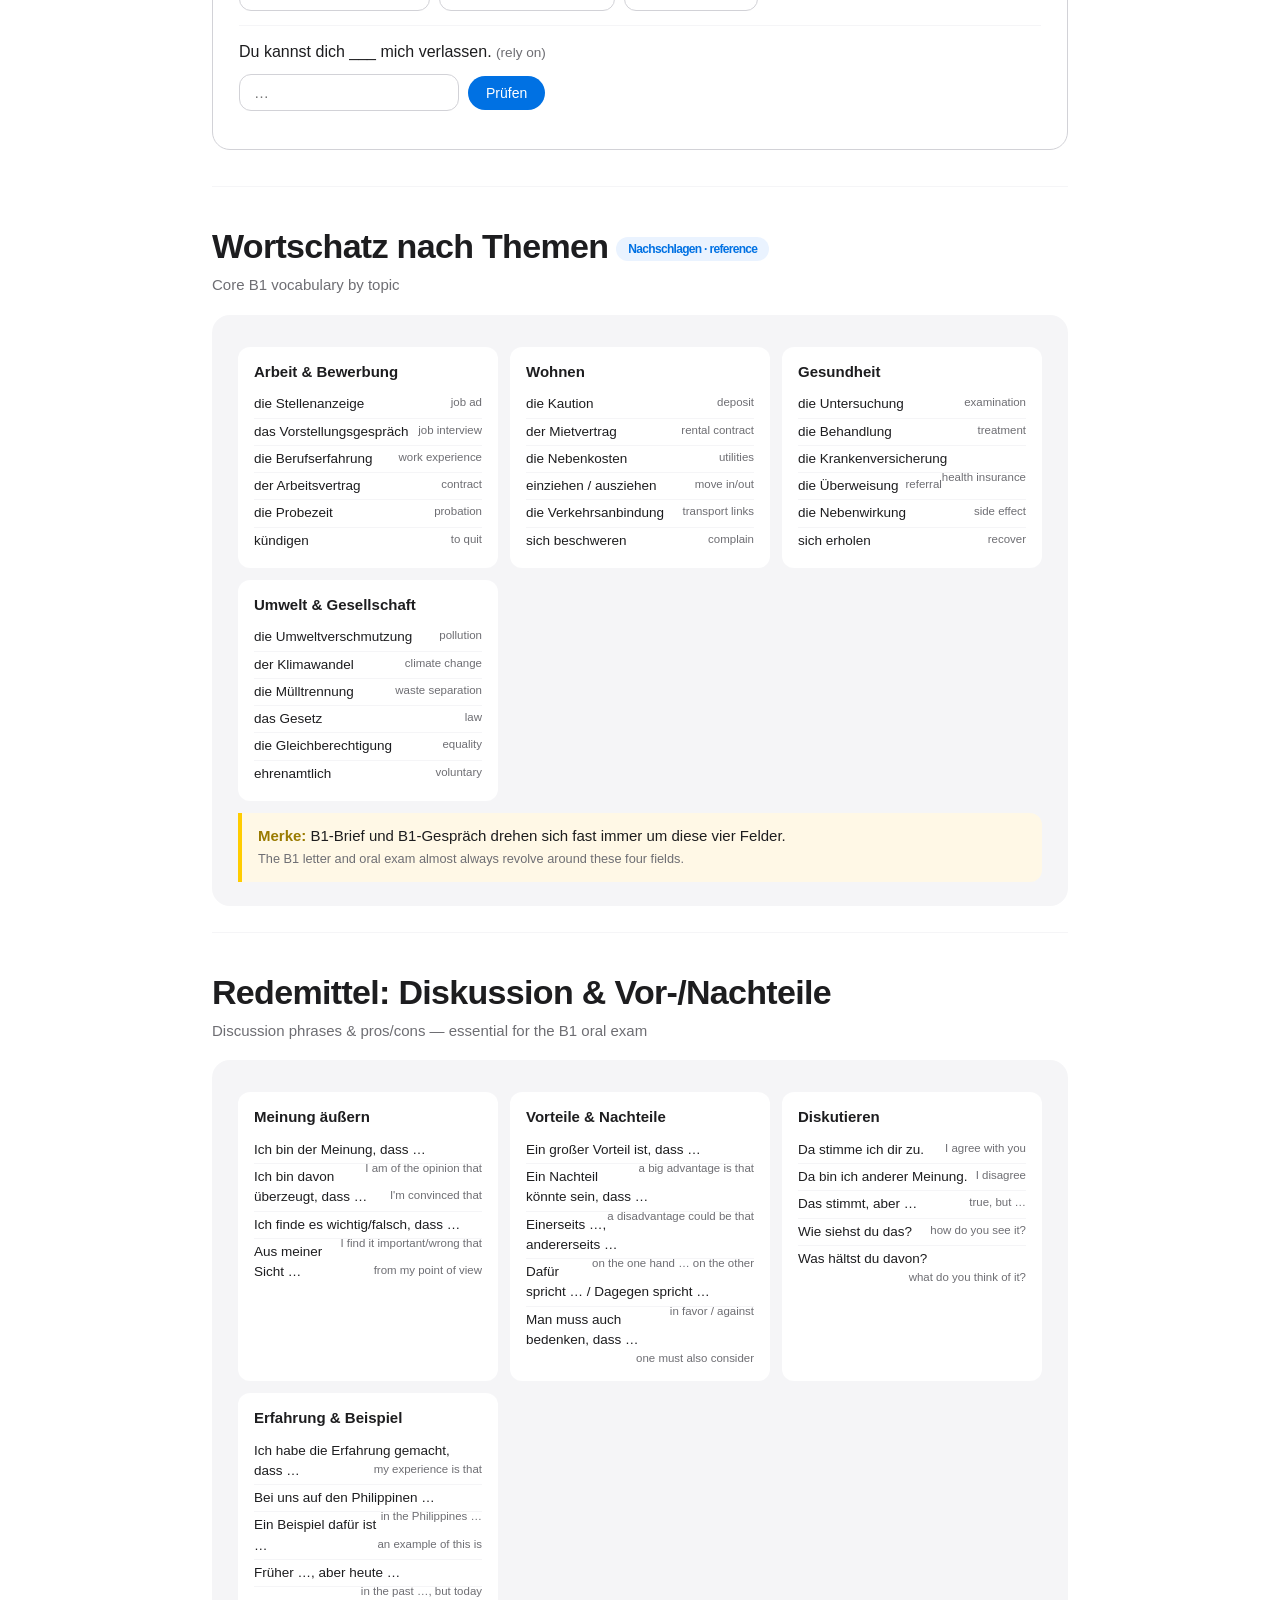
<file: b1.html>
<!DOCTYPE html>
<html lang="de">
<head>
<meta charset="utf-8">
<meta name="viewport" content="width=device-width, initial-scale=1">
<title>Deutsch B1 – FLOß Grammatik</title>
<link rel="stylesheet" href="styles.css">
</head>
<body>
<nav><div class="nav-inner">
  <a class="nav-logo" href="index.html">FLO<span>ß</span> Grammatik</a>
  <ul class="nav-links">
    <li><a href="a1.html" >A1</a></li>
    <li><a href="a2.html" >A2</a></li>
    <li><a href="b1.html" class="active">B1</a></li>
    <li><a href="b2.html" >B2</a></li>
  </ul>
</div></nav>
<header class="lvl-hero" id="lvl-hero"></header>
<div class="chipbar" id="chipbar"></div>
<main class="wrap" id="topics"></main>
<div class="next-level" id="nextlvl"></div>
<footer>
  <div class="flogo">FLO<span>ß</span> — Fides Lingua Ortus Solertia</div>
  <p>Deutschschule · Intensivkurse A1–B2 · Prüfungsvorbereitung telc</p>
  <p class="en">German language school — intensive courses A1–B2, telc exam preparation</p>
  <p>Kontakt: <a href="mailto:fideslinguaortussolertia@gmail.com">fideslinguaortussolertia@gmail.com</a></p>
</footer>
<script src="data-b1.js"></script>
<script src="engine.js"></script>
</body>
</html>
</file>
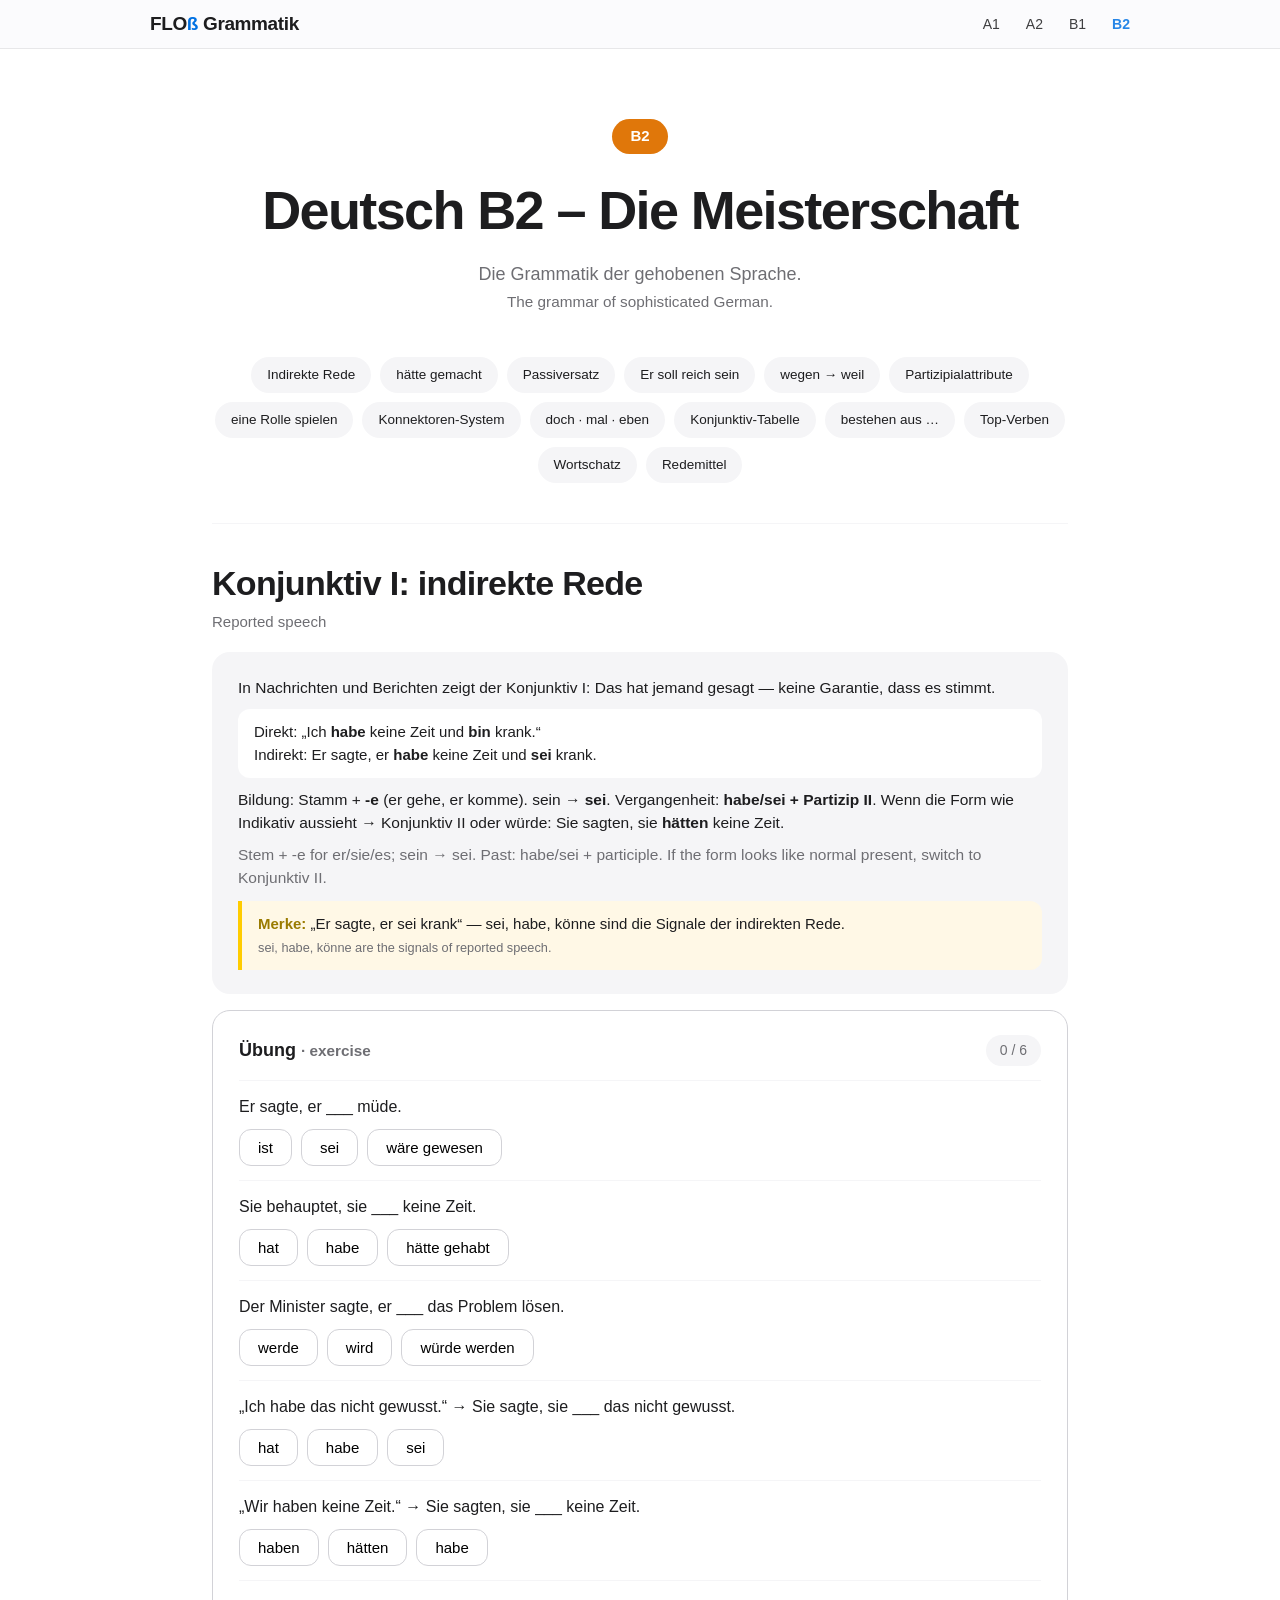
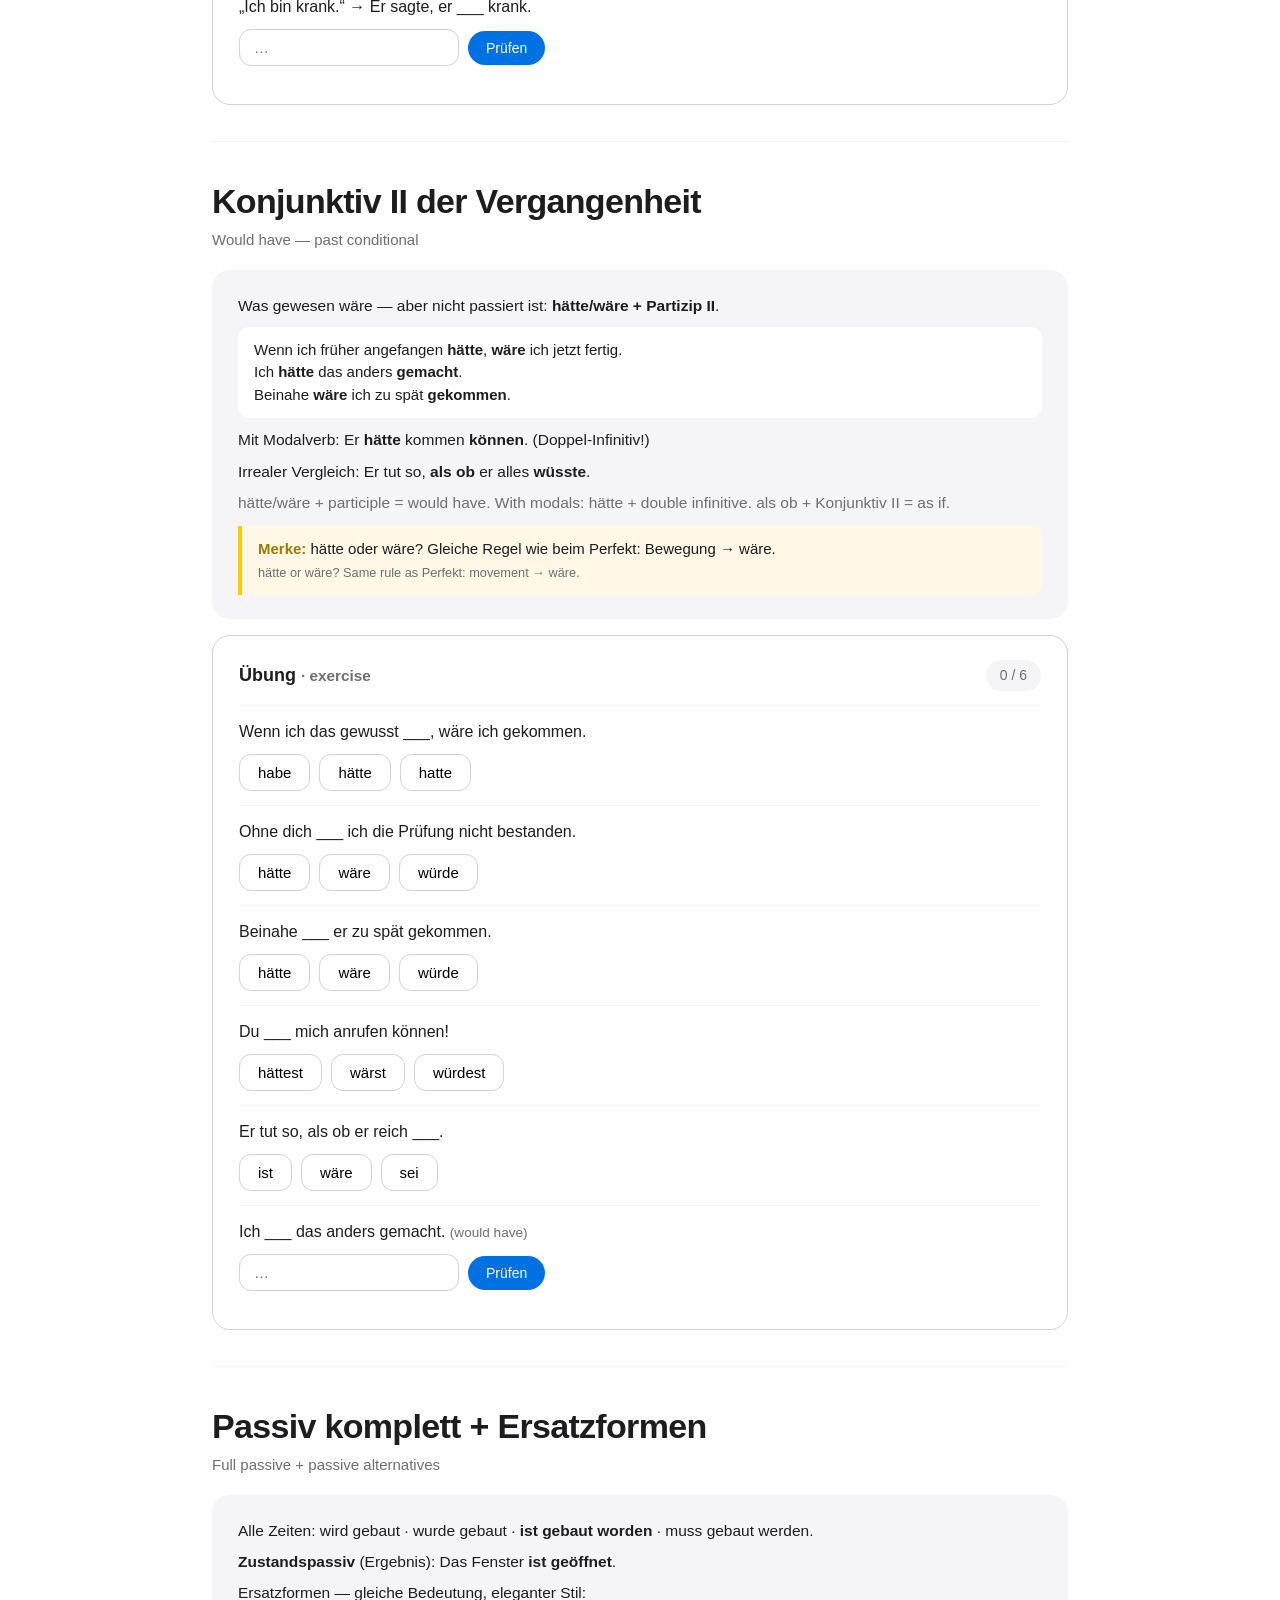
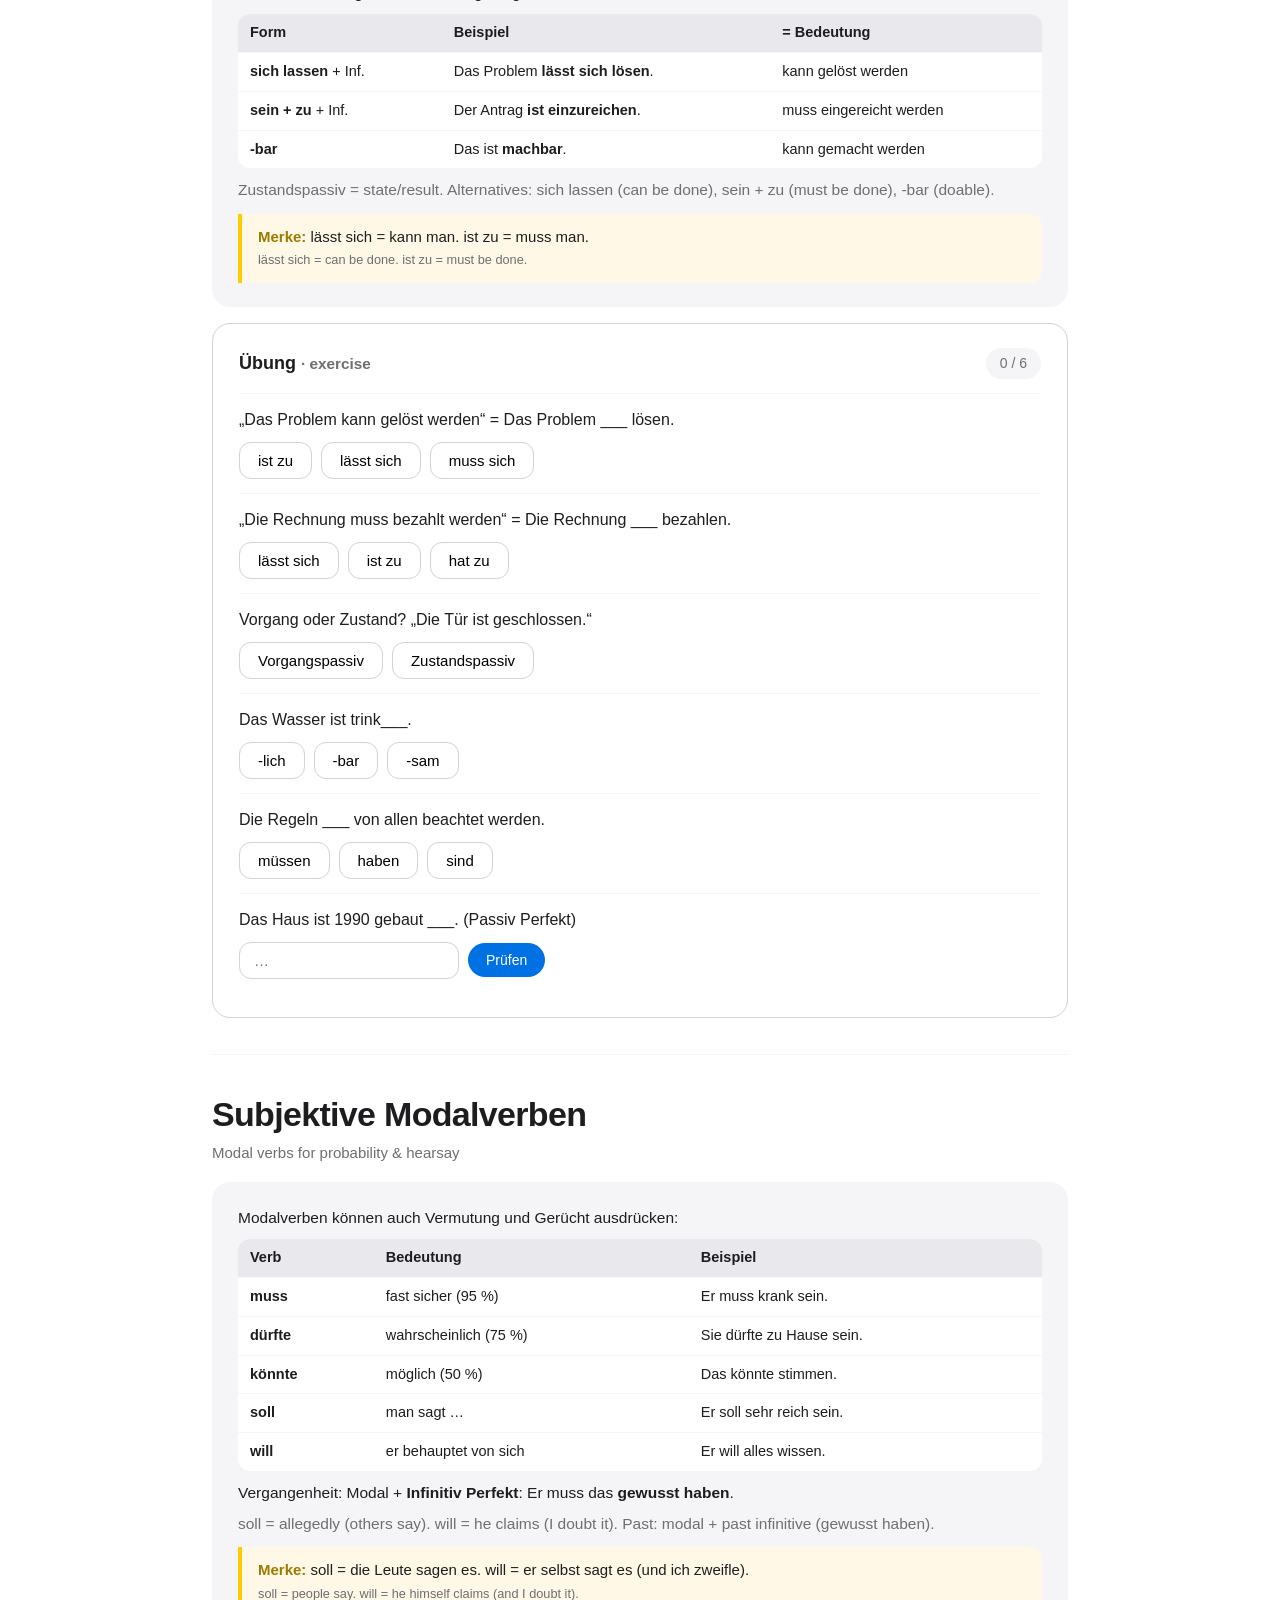
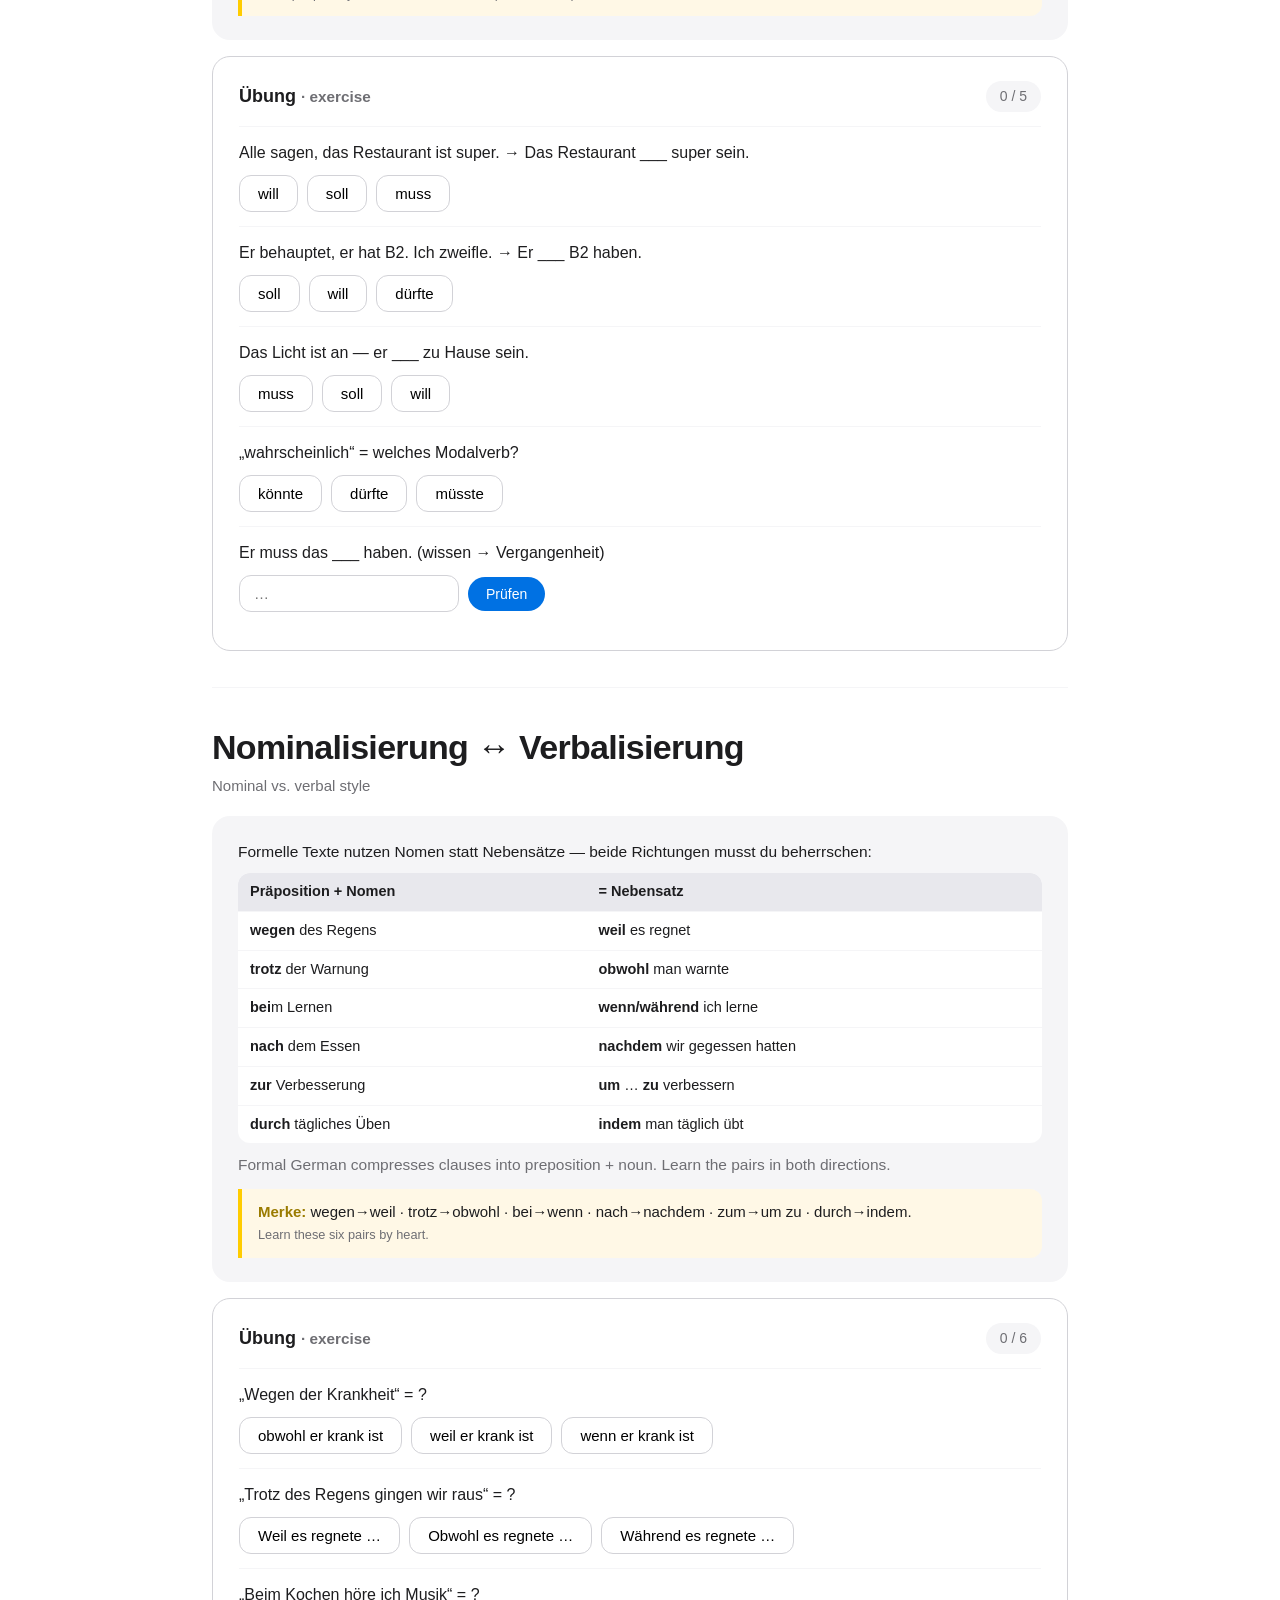
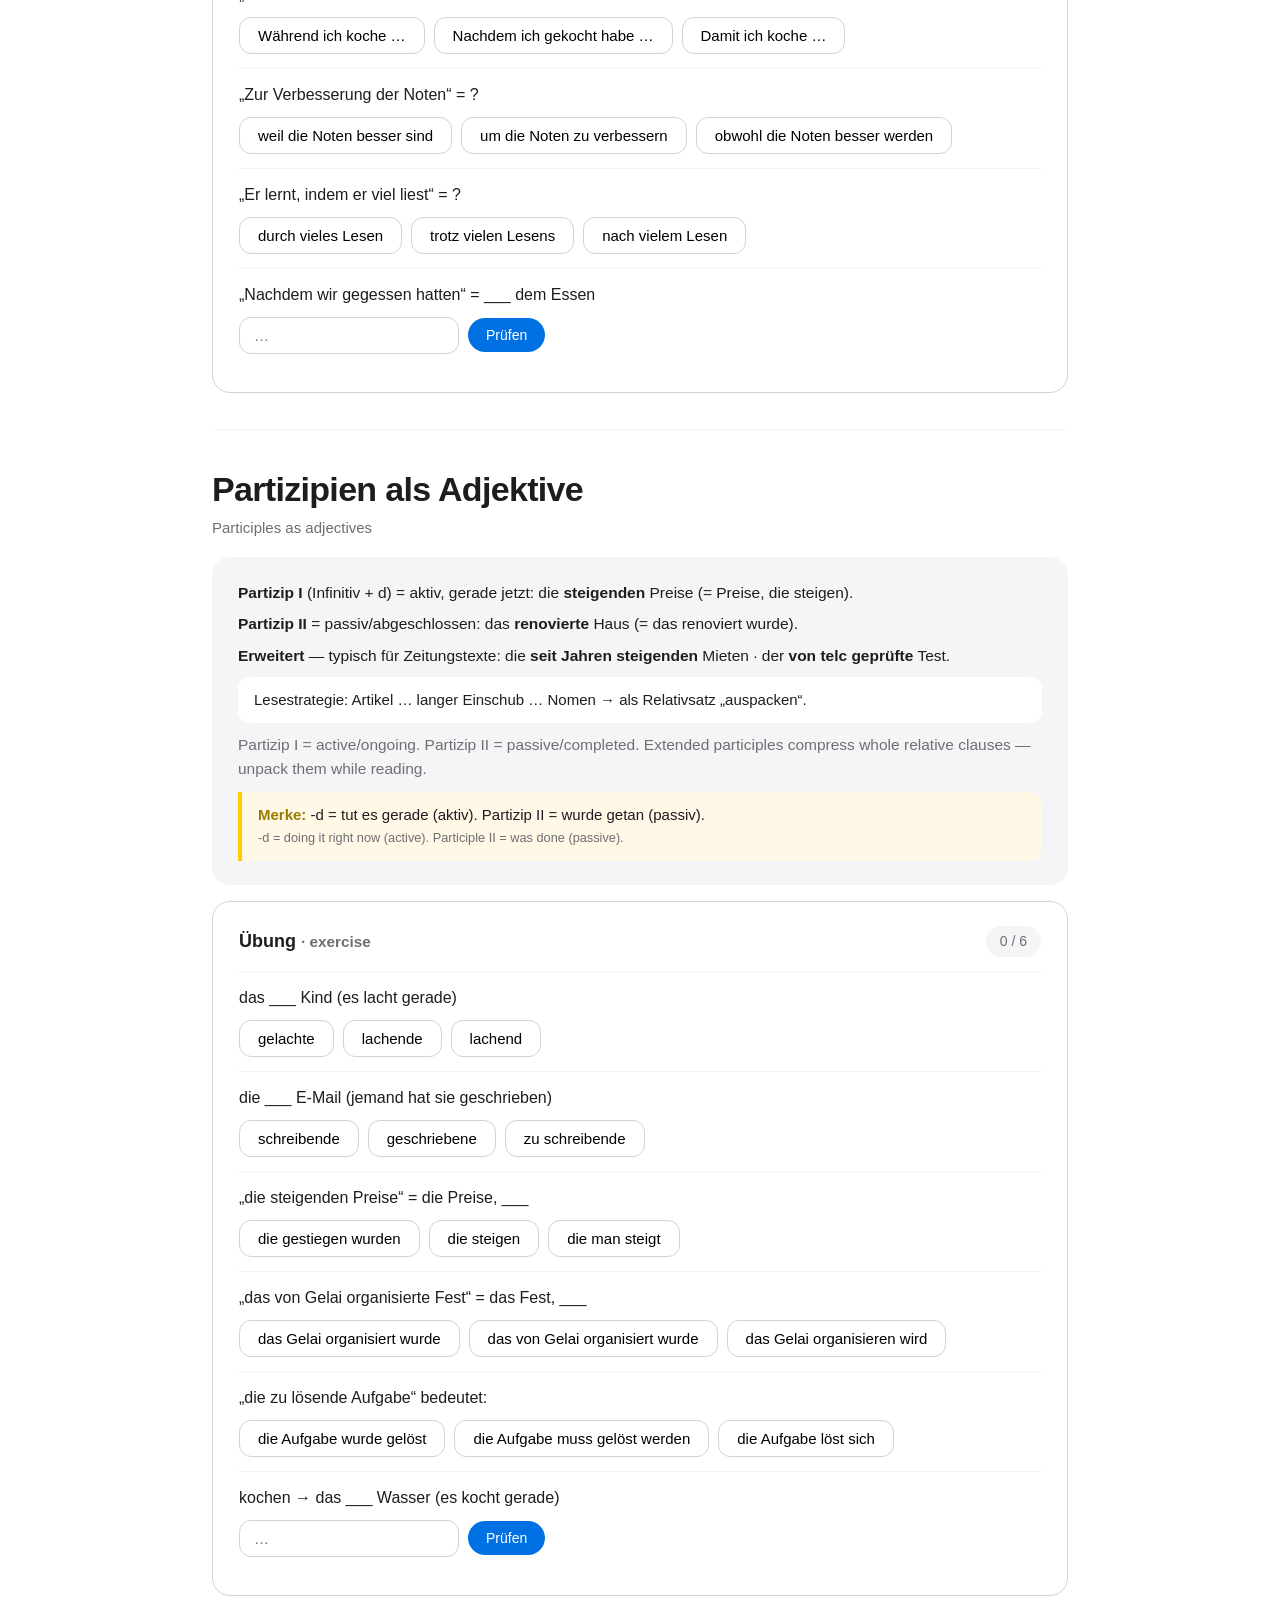
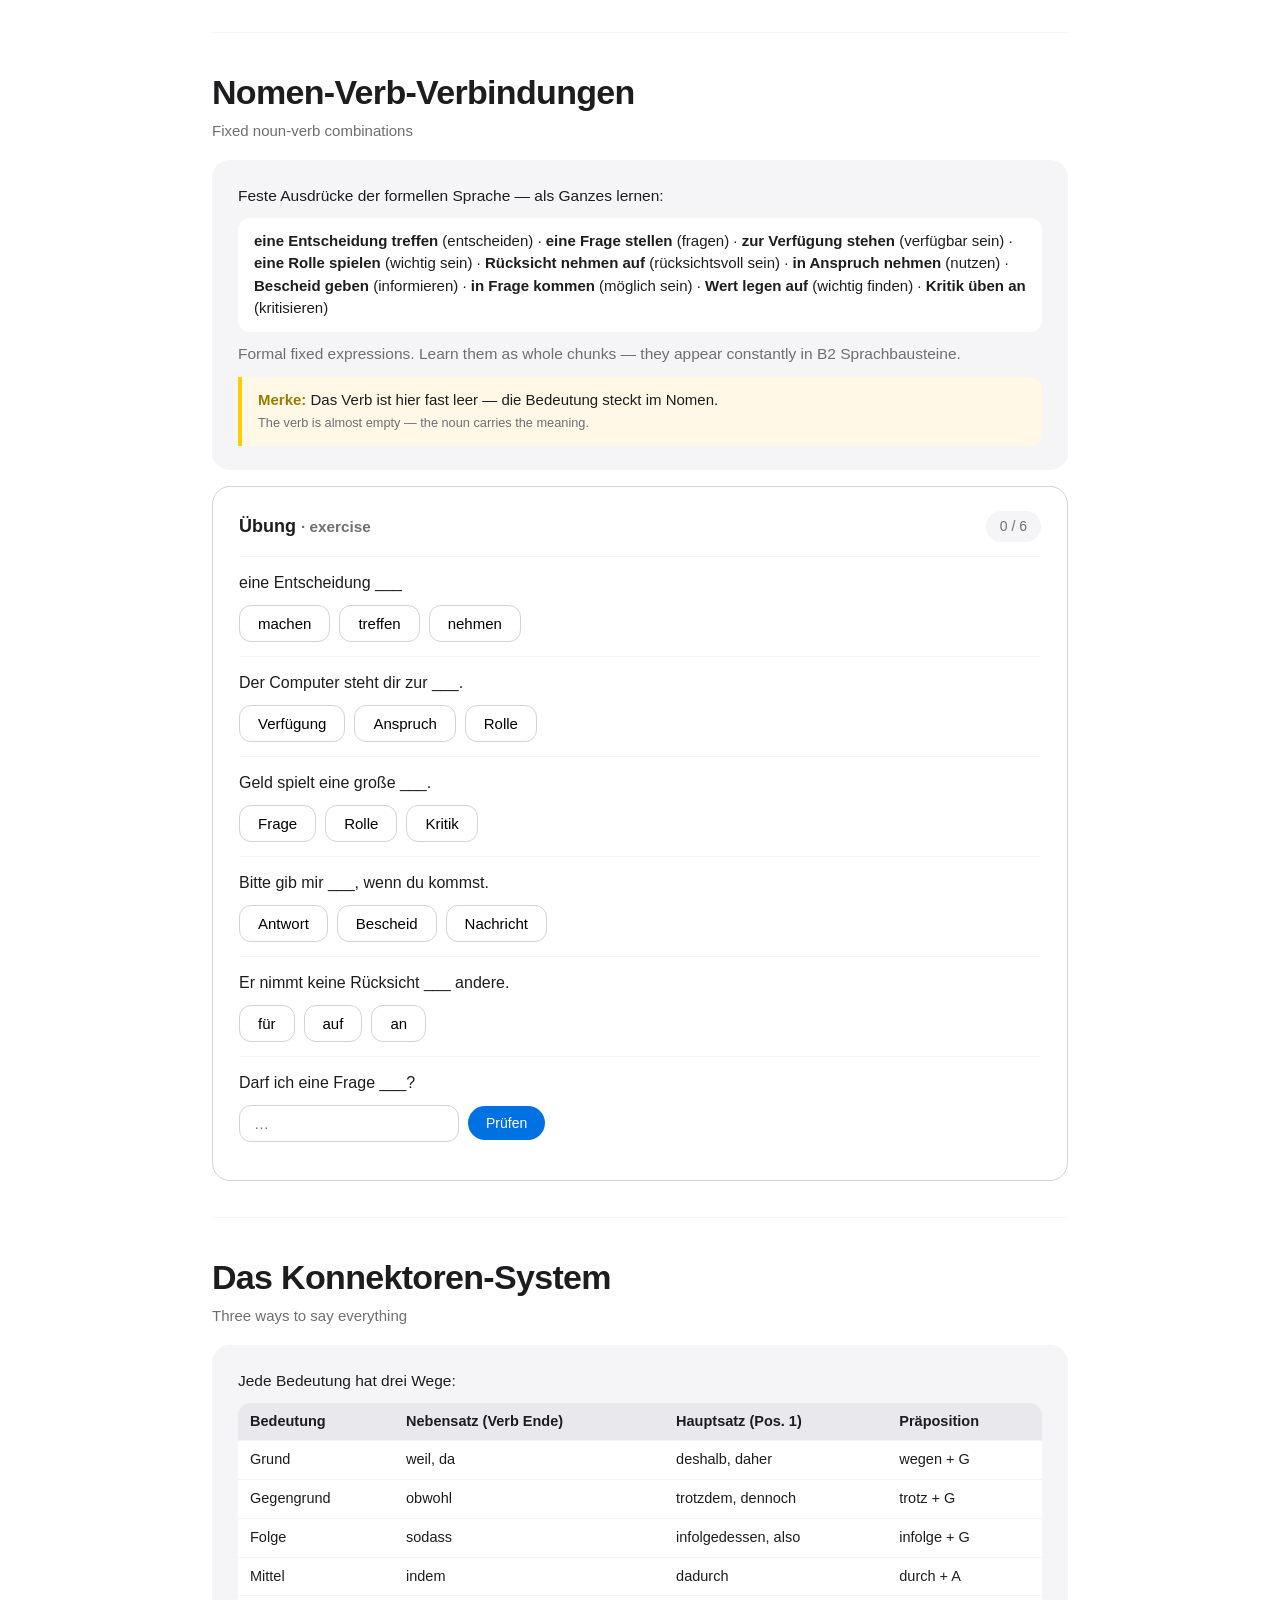
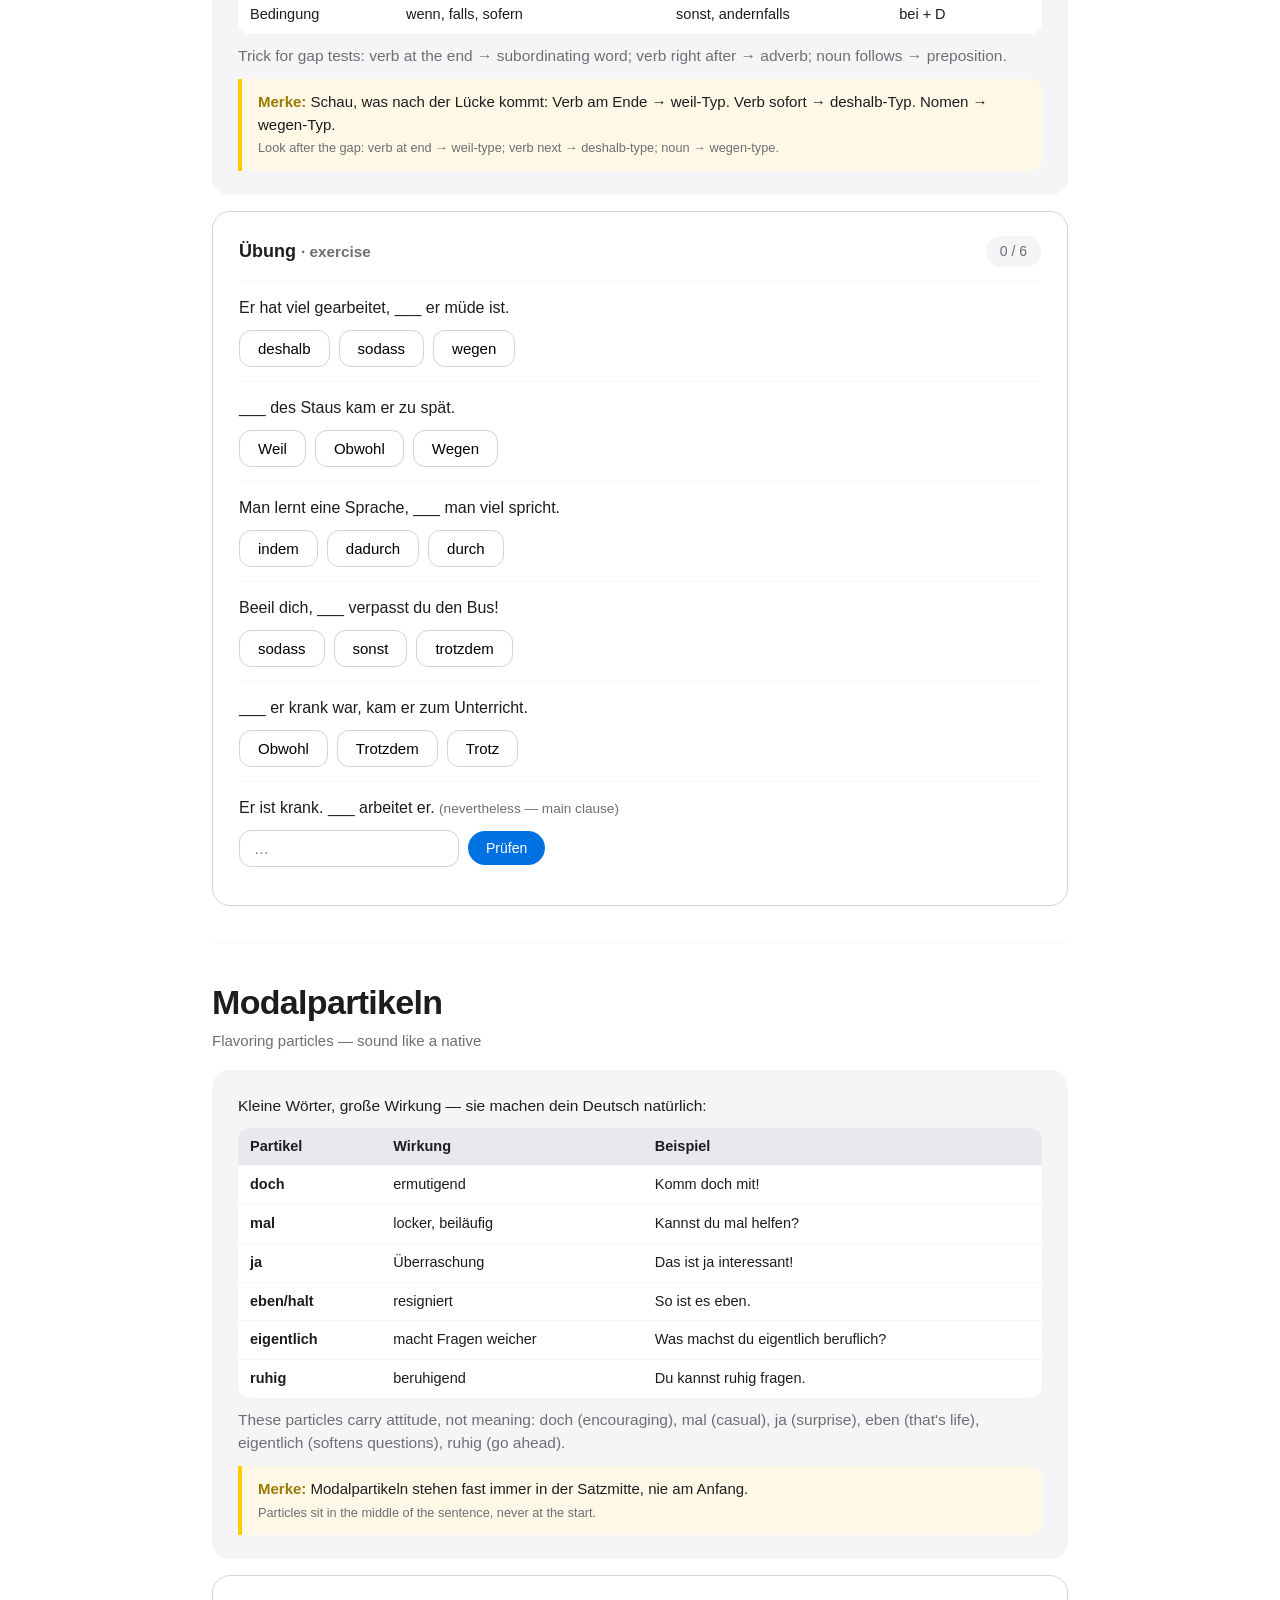
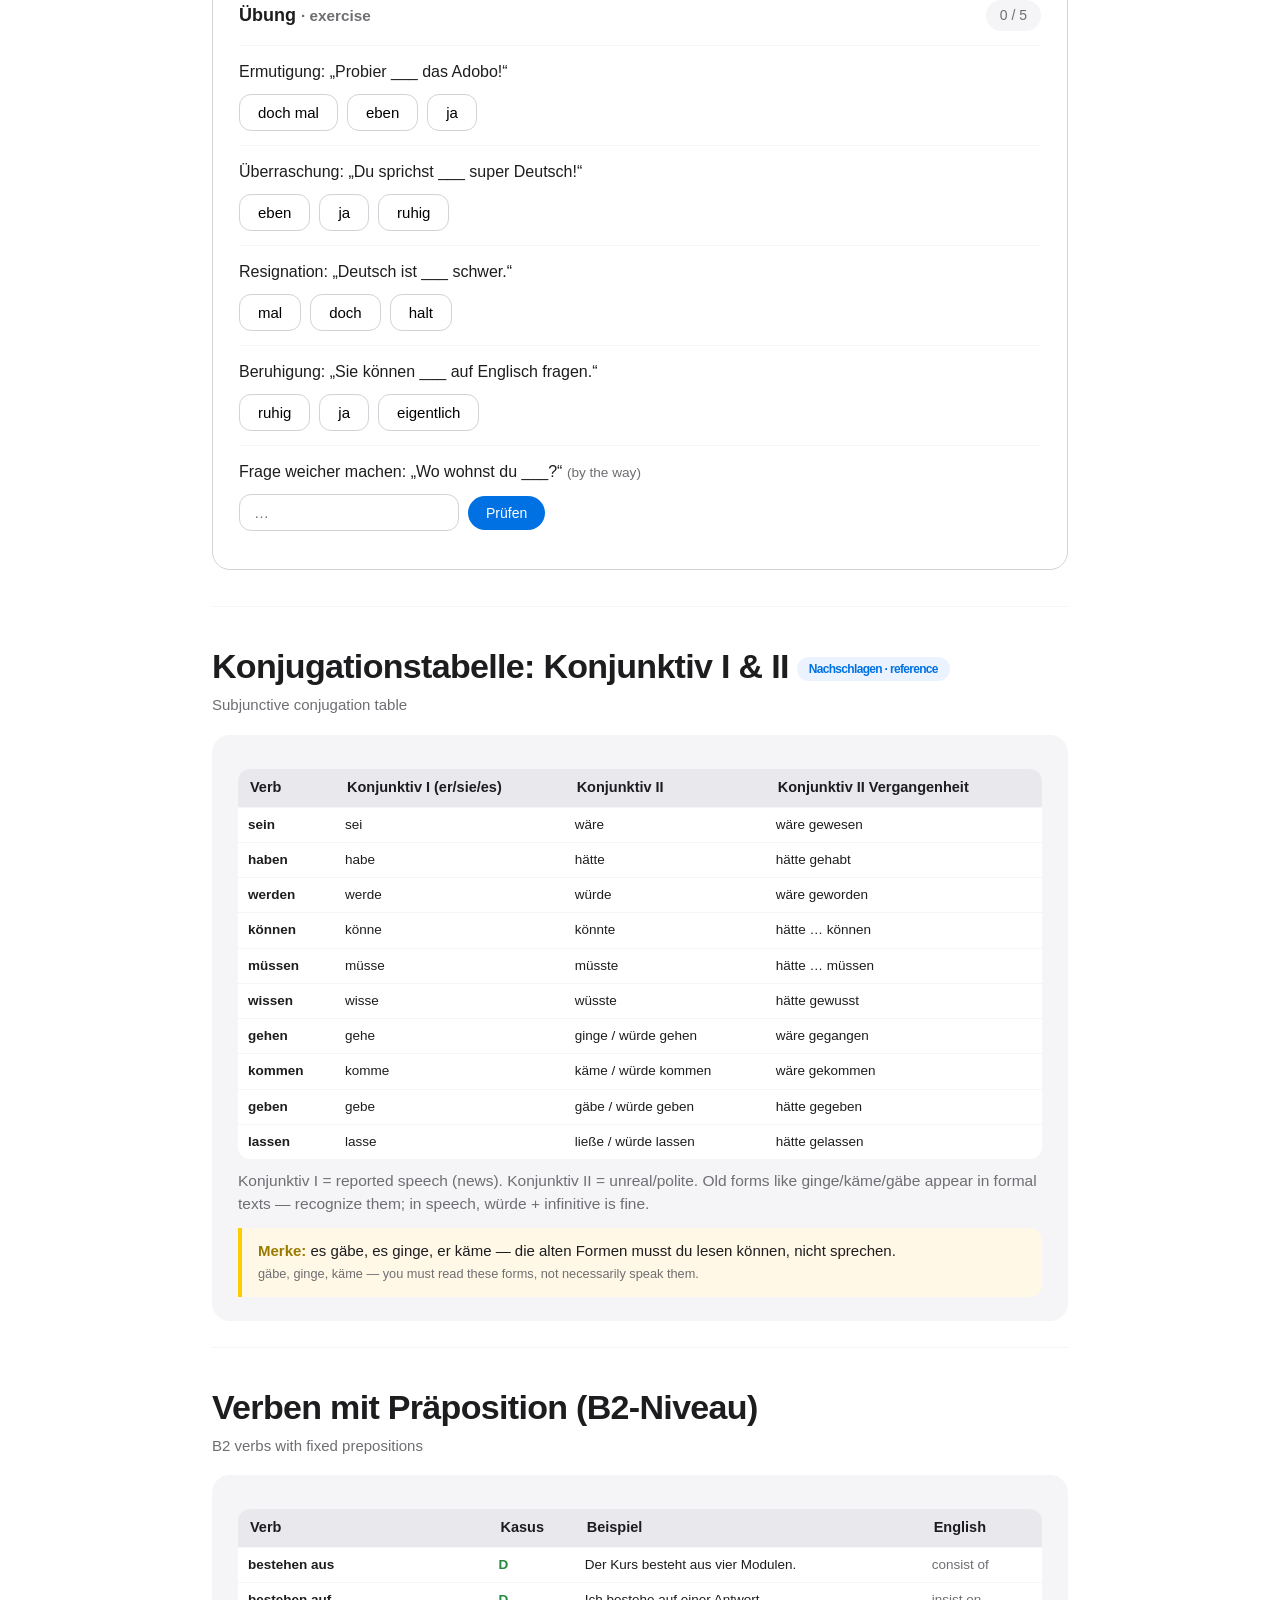
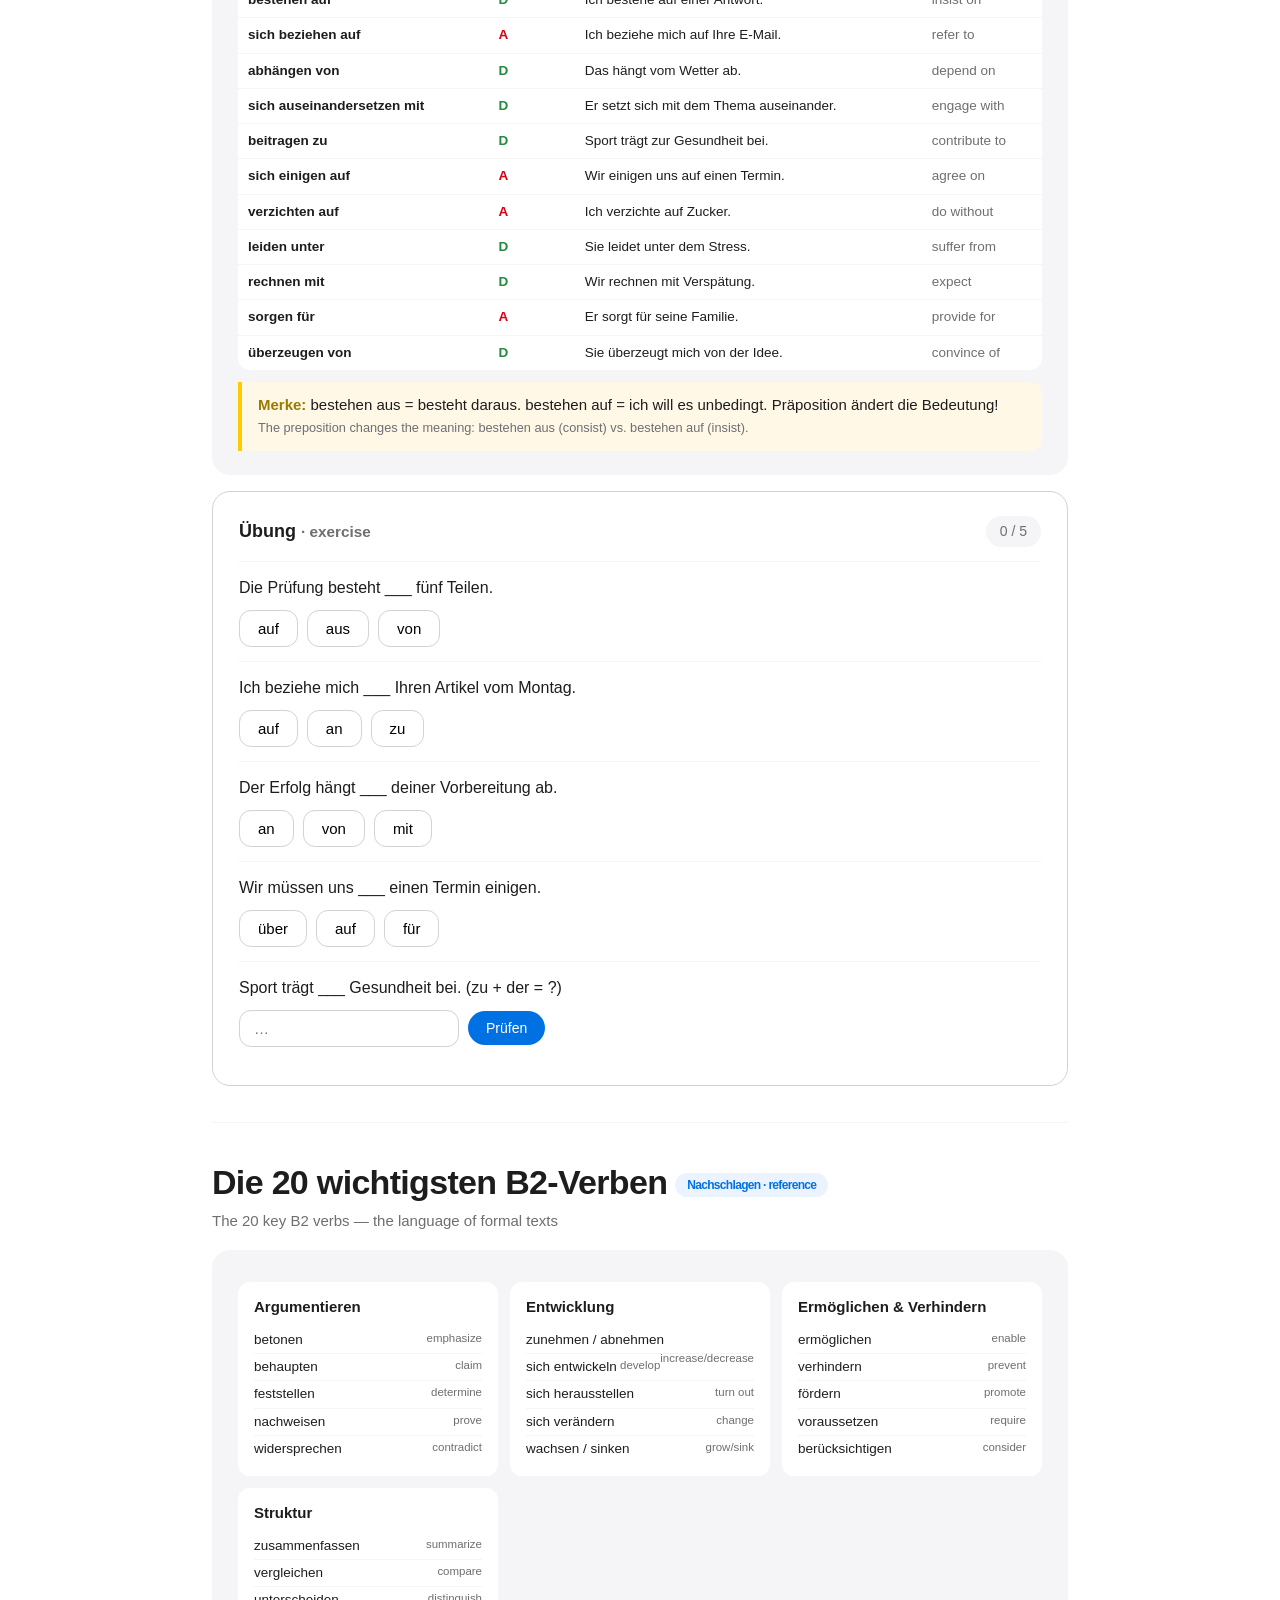
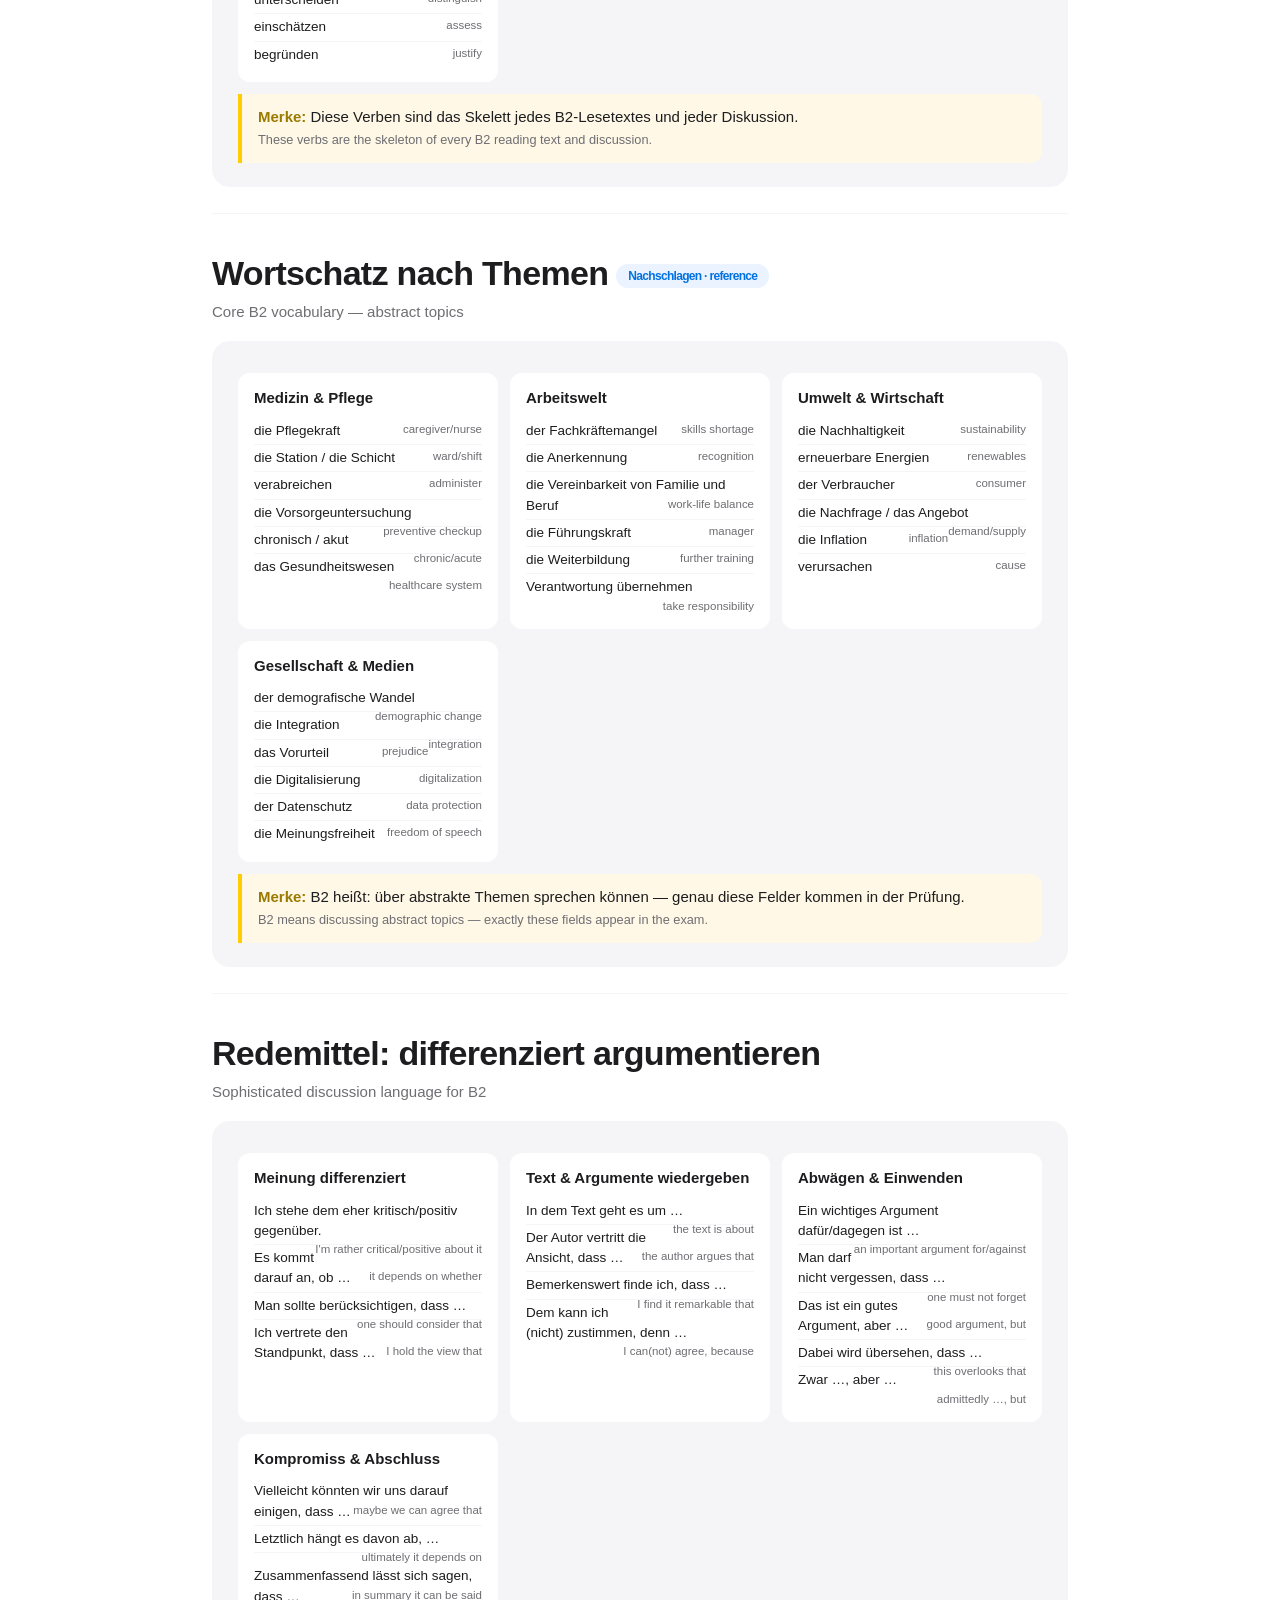
<file: b2.html>
<!DOCTYPE html>
<html lang="de">
<head>
<meta charset="utf-8">
<meta name="viewport" content="width=device-width, initial-scale=1">
<title>Deutsch B2 – FLOß Grammatik</title>
<link rel="stylesheet" href="styles.css">
</head>
<body>
<nav><div class="nav-inner">
  <a class="nav-logo" href="index.html">FLO<span>ß</span> Grammatik</a>
  <ul class="nav-links">
    <li><a href="a1.html" >A1</a></li>
    <li><a href="a2.html" >A2</a></li>
    <li><a href="b1.html" >B1</a></li>
    <li><a href="b2.html" class="active">B2</a></li>
  </ul>
</div></nav>
<header class="lvl-hero" id="lvl-hero"></header>
<div class="chipbar" id="chipbar"></div>
<main class="wrap" id="topics"></main>
<div class="next-level" id="nextlvl"></div>
<footer>
  <div class="flogo">FLO<span>ß</span> — Fides Lingua Ortus Solertia</div>
  <p>Deutschschule · Intensivkurse A1–B2 · Prüfungsvorbereitung telc</p>
  <p class="en">German language school — intensive courses A1–B2, telc exam preparation</p>
  <p>Kontakt: <a href="mailto:fideslinguaortussolertia@gmail.com">fideslinguaortussolertia@gmail.com</a></p>
</footer>
<script src="data-b2.js"></script>
<script src="engine.js"></script>
</body>
</html>
</file>
<file: styles.css>
:root{
  --bg:#ffffff; --bg2:#f5f5f7; --text:#1d1d1f; --sec:#6e6e73; --line:#d2d2d7;
  --blue:#0071e3; --a1:#30d158; --a2:#0a84ff; --b1:#bf5af2; --b2:#ff9f0a;
  --ok:#30d158; --err:#ff453a; --radius:18px;
}
*{margin:0;padding:0;box-sizing:border-box}
html{scroll-behavior:smooth}
body{font-family:-apple-system,BlinkMacSystemFont,"SF Pro Display","SF Pro Text","Segoe UI",Roboto,Helvetica,Arial,sans-serif;background:var(--bg);color:var(--text);-webkit-font-smoothing:antialiased;line-height:1.5}
.en{color:var(--sec);font-size:.85em}

/* Nav */
nav{position:sticky;top:0;z-index:100;backdrop-filter:saturate(180%) blur(20px);-webkit-backdrop-filter:saturate(180%) blur(20px);background:rgba(251,251,253,.82);border-bottom:1px solid rgba(0,0,0,.08)}
.nav-inner{max-width:1024px;margin:0 auto;display:flex;align-items:center;justify-content:space-between;padding:0 22px;height:48px}
.nav-logo{font-weight:700;font-size:19px;letter-spacing:-.02em;text-decoration:none;color:var(--text)}
.nav-logo span{color:var(--blue)}
.nav-links{display:flex;gap:26px;list-style:none}
.nav-links a{text-decoration:none;color:var(--text);font-size:14px;opacity:.85}
.nav-links a:hover{opacity:1;color:var(--blue)}
.nav-links a.active{color:var(--blue);font-weight:600}

/* Hero */
.hero{text-align:center;padding:96px 22px 72px}
.hero h1{font-size:clamp(40px,7vw,72px);font-weight:700;letter-spacing:-.03em;line-height:1.05}
.hero h1 .grad{background:linear-gradient(90deg,#0a84ff,#bf5af2,#ff9f0a);-webkit-background-clip:text;background-clip:text;color:transparent}
.hero p.sub{font-size:clamp(18px,2.6vw,26px);color:var(--sec);margin:18px auto 8px;max-width:640px;font-weight:400}
.hero p.suben{font-size:15px;color:var(--sec);opacity:.75;max-width:560px;margin:0 auto}
.cta{display:inline-block;margin-top:30px;background:var(--blue);color:#fff;text-decoration:none;padding:13px 30px;border-radius:980px;font-size:17px;font-weight:500;transition:transform .15s}
.cta:hover{transform:scale(1.04)}
.cta.ghost{background:transparent;color:var(--blue);border:1px solid var(--blue);margin-left:10px}

/* Level cards */
.levels{max-width:1024px;margin:0 auto;padding:30px 22px 90px;display:grid;grid-template-columns:repeat(auto-fit,minmax(220px,1fr));gap:20px}
.lvl-card{border-radius:var(--radius);padding:34px 26px;color:#fff;text-decoration:none;transition:transform .2s,box-shadow .2s;box-shadow:0 4px 20px rgba(0,0,0,.08)}
.lvl-card:hover{transform:translateY(-6px);box-shadow:0 14px 34px rgba(0,0,0,.16)}
.lvl-card .big{font-size:44px;font-weight:700;letter-spacing:-.02em}
.lvl-card .name{font-size:19px;font-weight:600;margin-top:4px}
.lvl-card .desc{font-size:13.5px;opacity:.92;margin-top:8px;line-height:1.4}
.bg-a1{background:linear-gradient(135deg,#2db150,#7ae582)}
.bg-a2{background:linear-gradient(135deg,#0a5bd3,#4aa8ff)}
.bg-b1{background:linear-gradient(135deg,#8e2de2,#cf6bff)}
.bg-b2{background:linear-gradient(135deg,#e0770a,#ffc04d)}

/* Section */
.wrap{max-width:900px;margin:0 auto;padding:0 22px}
.lvl-hero{text-align:center;padding:70px 22px 34px}
.lvl-hero .badge{display:inline-block;color:#fff;font-weight:700;font-size:15px;padding:6px 18px;border-radius:980px;margin-bottom:16px}
.lvl-hero h1{font-size:clamp(32px,5.5vw,54px);font-weight:700;letter-spacing:-.03em}
.lvl-hero p{color:var(--sec);font-size:18px;margin-top:10px}
.chipbar{display:flex;flex-wrap:wrap;gap:9px;justify-content:center;padding:8px 22px 40px;max-width:900px;margin:0 auto}
.chipbar a{text-decoration:none;font-size:13.5px;color:var(--text);background:var(--bg2);padding:7px 15px;border-radius:980px;border:1px solid transparent}
.chipbar a:hover{border-color:var(--line);background:#ececef}

/* Topic */
.topic{padding:34px 0 10px;border-top:1px solid var(--bg2)}
.topic h2{font-size:clamp(24px,3.6vw,34px);font-weight:700;letter-spacing:-.02em}
.topic .ten{color:var(--sec);font-size:15px;margin:2px 0 18px}
.card{background:var(--bg2);border-radius:var(--radius);padding:24px 26px;margin-bottom:16px}
.card p{margin-bottom:8px;font-size:15.5px}
.card p:last-child{margin-bottom:0}
.card .ex{background:#fff;border-radius:12px;padding:12px 16px;margin:10px 0;font-size:15px}
.card table{width:100%;border-collapse:collapse;margin:10px 0;background:#fff;border-radius:12px;overflow:hidden;font-size:14.5px}
.card th{background:#e8e8ed;text-align:left;padding:8px 12px;font-weight:600}
.card td{padding:8px 12px;border-top:1px solid var(--bg2)}
.merk{background:#fff8e6;border-left:4px solid #ffcc00;border-radius:0 12px 12px 0;padding:12px 16px;margin-top:12px;font-size:15px}
.merk b{color:#9a7b00}

/* Quiz */
.quiz{background:#fff;border:1px solid var(--line);border-radius:var(--radius);padding:24px 26px;margin:6px 0 26px}
.quiz-head{display:flex;justify-content:space-between;align-items:center;margin-bottom:14px}
.quiz-head h3{font-size:18px;font-weight:600}
.score{font-size:14px;color:var(--sec);background:var(--bg2);padding:5px 14px;border-radius:980px}
.q{padding:14px 0;border-top:1px solid var(--bg2)}
.q .qtext{font-size:16px;font-weight:500;margin-bottom:10px}
.opts{display:flex;flex-wrap:wrap;gap:9px}
.opts button{font-family:inherit;font-size:15px;padding:9px 18px;border-radius:12px;border:1.5px solid var(--line);background:#fff;cursor:pointer;transition:all .15s}
.opts button:hover:not(:disabled){border-color:var(--blue);color:var(--blue)}
.opts button.ok{background:#e8fbee;border-color:var(--ok);color:#1a7a3a;font-weight:600}
.opts button.err{background:#ffecea;border-color:var(--err);color:#c22;text-decoration:line-through}
.opts button:disabled{cursor:default;opacity:.85}
.gapline{display:flex;gap:9px;flex-wrap:wrap;align-items:center}
.gapline input{font-family:inherit;font-size:15px;padding:9px 14px;border-radius:12px;border:1.5px solid var(--line);min-width:170px;outline:none}
.gapline input:focus{border-color:var(--blue)}
.gapline input.ok{border-color:var(--ok);background:#e8fbee}
.gapline input.err{border-color:var(--err);background:#ffecea}
.gapline button{font-family:inherit;font-size:14px;padding:9px 18px;border-radius:980px;border:none;background:var(--blue);color:#fff;cursor:pointer}
.fb{font-size:14px;margin-top:9px;display:none}
.fb.show{display:block}
.fb.good{color:#1a7a3a}
.fb.bad{color:#c22}
.fb .en{font-size:13px}

/* Footer */
footer{background:var(--bg2);margin-top:70px;padding:44px 22px;text-align:center;font-size:13.5px;color:var(--sec)}
footer .flogo{font-weight:700;font-size:17px;color:var(--text);margin-bottom:8px}
footer .flogo span{color:var(--blue)}
footer a{color:var(--blue);text-decoration:none}
footer p{margin-bottom:5px}
.next-level{text-align:center;margin:50px 0 20px}
@media(max-width:640px){.nav-links{gap:14px}.nav-links a{font-size:12.5px}}

/* Fall-Farben (Kasus) */
.thn{background:#0071e3!important;color:#fff}.tha{background:#d70015!important;color:#fff}
.thd{background:#248a3d!important;color:#fff}.thg{background:#8944ab!important;color:#fff}
.tdn{background:#eaf3ff!important}.tda{background:#ffebe9!important}
.tdd{background:#e9f8ee!important}.tdg{background:#f5ebfa!important}
.wn{color:#0071e3;font-weight:600}.wa{color:#d70015;font-weight:600}
.wd{color:#248a3d;font-weight:600}.wg{color:#8944ab;font-weight:600}
.ref-badge{display:inline-block;font-size:12px;font-weight:600;color:#0071e3;background:#eaf3ff;padding:3px 12px;border-radius:980px;margin-left:8px;vertical-align:middle}
.card table.wide td{font-size:13.5px;padding:7px 10px}
.vgrid{display:grid;grid-template-columns:repeat(auto-fit,minmax(240px,1fr));gap:12px;margin-top:8px}
.vbox{background:#fff;border-radius:12px;padding:14px 16px}
.vbox h4{font-size:15px;margin-bottom:8px;color:#1d1d1f}
.vbox ul{list-style:none;padding:0}
.vbox li{font-size:13.5px;padding:3px 0;border-bottom:1px solid #f5f5f7}
.vbox li:last-child{border-bottom:none}
.vbox li .en{float:right;font-style:normal}
</file>
<file: map.css>
/* ===== Grammatik-Karte: 4 Quadranten + Cluster ===== */
.mapbody{background:#fff}
.map-head{text-align:center;padding:34px 22px 20px}
.map-head h1{font-size:clamp(30px,4.6vw,46px);font-weight:700;letter-spacing:-.03em}
.map-head p{color:var(--sec);font-size:16px;margin-top:8px;max-width:620px;margin-left:auto;margin-right:auto}
.map-head .en{display:block;font-size:13.5px;opacity:.8;margin-top:2px}

.grid{display:grid;grid-template-columns:1fr 1fr;grid-template-rows:1fr 1fr;gap:14px;
      max-width:1400px;margin:0 auto;padding:0 18px 40px}

.quad{position:relative;border-radius:26px;overflow:hidden;min-height:min(46vh,430px);
      padding:16px;isolation:isolate}
.q-a1{background:linear-gradient(150deg,#2fb457 0%,#1d8f42 55%,#14713a 100%)}
.q-a2{background:linear-gradient(150deg,#2b8bff 0%,#0a63d8 55%,#0a4ba6 100%)}
.q-b1{background:linear-gradient(150deg,#a855f7 0%,#8322db 55%,#651bab 100%)}
.q-b2{background:linear-gradient(150deg,#ffa62b 0%,#e07a08 55%,#b35f06 100%)}

/* Verbindungslinien */
.lines{position:absolute;inset:0;width:100%;height:100%;z-index:0;pointer-events:none}
.lines line{stroke:rgba(255,255,255,.42);stroke-width:.35;vector-effect:non-scaling-stroke;
            stroke-dasharray:3 3}

/* Level-Knoten (Mitte) */
.hub{position:absolute;left:50%;top:50%;transform:translate(-50%,-50%);z-index:3;
     display:flex;flex-direction:column;align-items:center;text-decoration:none;
     background:rgba(255,255,255,.97);border-radius:20px;padding:12px 22px 13px;
     box-shadow:0 6px 22px rgba(0,0,0,.24);transition:transform .18s,box-shadow .18s;
     max-width:44%}
.hub:hover{transform:translate(-50%,-50%) scale(1.05);box-shadow:0 12px 32px rgba(0,0,0,.32)}
.hub-badge{font-size:27px;font-weight:700;letter-spacing:-.02em;line-height:1.05;color:#1d1d1f}
.hub-title{font-size:13px;font-weight:600;color:#1d1d1f;text-align:center;line-height:1.25;margin-top:1px}
.hub-en{font-size:10.5px;color:#8a8a8e;font-style:italic;margin-top:1px}

/* Cluster-Gruppen */
.group{position:absolute;z-index:2;width:41%;display:flex;flex-direction:column;gap:5px}
.g-tl{left:3.5%;top:5%}
.g-tr{right:3.5%;top:5%;align-items:flex-end}
.g-bl{left:3.5%;bottom:5%}
.g-br{right:3.5%;bottom:5%;align-items:flex-end}
.g-label{font-size:11.5px;font-weight:700;color:#fff;letter-spacing:.03em;
         text-transform:uppercase;opacity:.95;text-shadow:0 1px 3px rgba(0,0,0,.28)}
.pills{display:flex;flex-wrap:wrap;gap:5px}
.g-tr .pills,.g-br .pills{justify-content:flex-end}

.pill{display:inline-block;text-decoration:none;font-size:12.5px;font-weight:500;
      color:#1d1d1f;background:rgba(255,255,255,.94);padding:5px 11px;border-radius:980px;
      box-shadow:0 2px 7px rgba(0,0,0,.16);transition:transform .14s,box-shadow .14s;
      white-space:nowrap}
.pill:hover{transform:translateY(-2px) scale(1.04);box-shadow:0 6px 16px rgba(0,0,0,.26)}
.pill.ref{background:rgba(255,255,255,.34);color:#fff;font-weight:400;
          border:1px solid rgba(255,255,255,.5);box-shadow:none}
.pill.ref:hover{background:rgba(255,255,255,.52);color:#1d1d1f}

/* Tablet */
@media(max-width:1000px){
  .quad{min-height:400px}
  .group{width:44%}
  .pill{font-size:11.5px;padding:4px 9px}
  .hub{max-width:40%;padding:10px 16px 11px}
  .hub-badge{font-size:23px}
}
/* Mobil: stapeln, Linien weg, Cluster fließend */
@media(max-width:720px){
  .grid{grid-template-columns:1fr;grid-template-rows:none;gap:12px;padding:0 14px 30px}
  .quad{min-height:0;padding:20px 18px 22px}
  .lines{display:none}
  .hub{position:static;transform:none;max-width:none;align-items:flex-start;
       padding:12px 18px;margin-bottom:16px}
  .hub:hover{transform:scale(1.01)}
  .hub-badge{font-size:25px}
  .hub-title{text-align:left}
  .group{position:static;width:auto;align-items:flex-start!important;margin-bottom:13px}
  .g-tr .pills,.g-br .pills{justify-content:flex-start}
  .pill{font-size:12.5px;padding:5px 11px}
}
</file>
